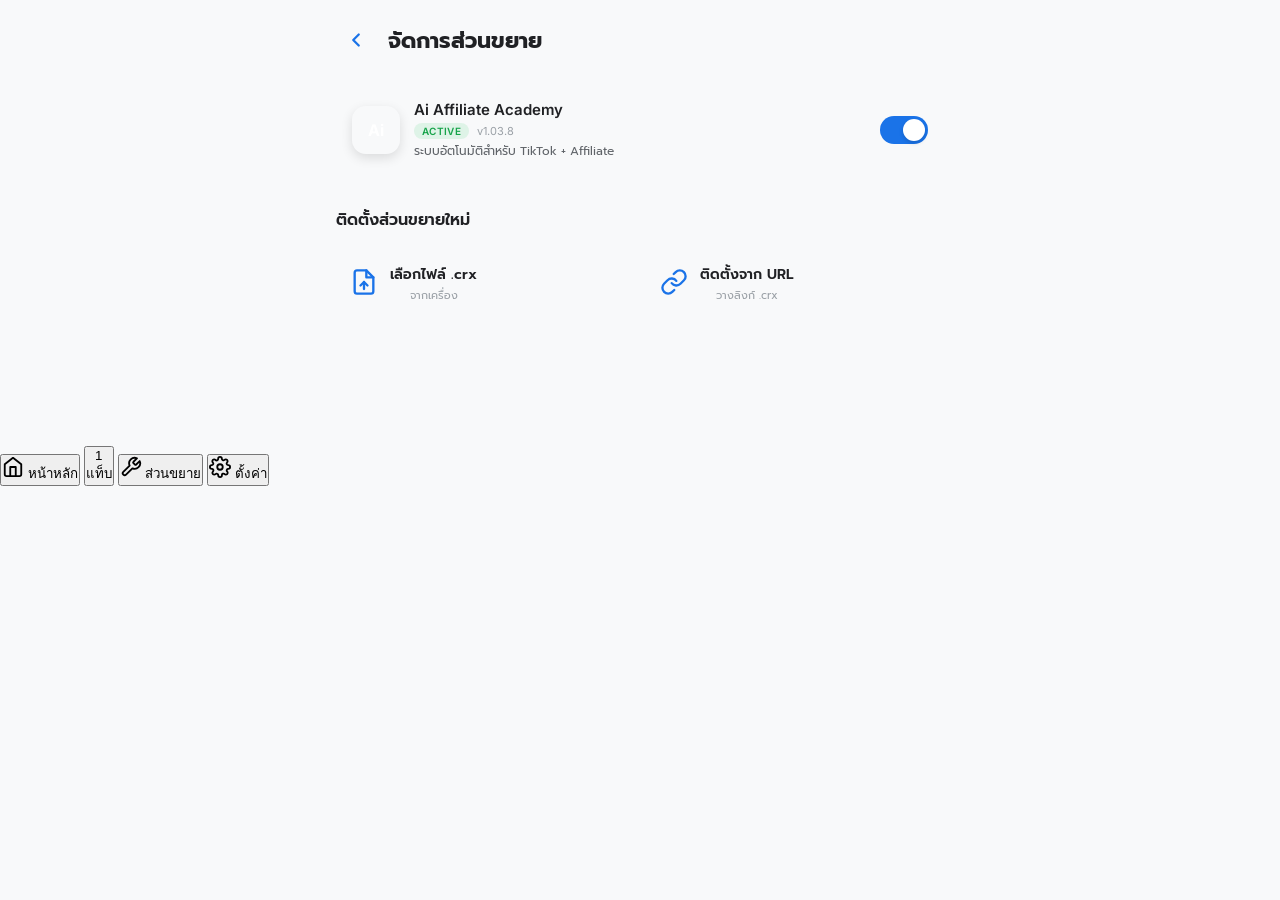
<file: custom-pages/extension-manager/extension-manager.html>
<!DOCTYPE html>
<html lang="th" data-theme="light">

<head>
    <meta charset="UTF-8">
    <meta name="viewport" content="width=device-width, initial-scale=1.0">
    <title>จัดการส่วนขยาย — AiAffiliate Browser</title>
    <link rel="preconnect" href="https://fonts.googleapis.com">
    <link rel="preconnect" href="https://fonts.gstatic.com" crossorigin>
    <link
        href="https://fonts.googleapis.com/css2?family=Inter:wght@300;400;500;600;700&family=Prompt:wght@300;400;500;600;700&display=swap"
        rel="stylesheet">
    <link rel="stylesheet" href="../new-tab/new-tab.css">
    <link rel="stylesheet" href="extension-manager.css">
</head>

<body>
    <div class="mesh-bg">
        <div class="mesh-orb mesh-orb-1"></div>
        <div class="mesh-orb mesh-orb-2"></div>
    </div>

    <div class="em-container">
        <!-- Header -->
        <header class="em-header">
            <button class="em-back-btn" id="backBtn" aria-label="กลับ">
                <svg width="22" height="22" viewBox="0 0 24 24" fill="none" stroke="currentColor" stroke-width="2.5"
                    stroke-linecap="round" stroke-linejoin="round">
                    <polyline points="15 18 9 12 15 6" />
                </svg>
            </button>
            <h1 class="em-title">จัดการส่วนขยาย</h1>
            <div class="em-header-spacer"></div>
        </header>

        <!-- Extension List -->
        <div class="em-list" id="extensionList">
            <!-- Pre-bundled extension -->
            <div class="em-card em-card-featured" data-ext-id="ai-affiliate-academy">
                <div class="em-card-icon em-icon-gradient">
                    <span>Ai</span>
                </div>
                <div class="em-card-info">
                    <div class="em-card-name">Ai Affiliate Academy</div>
                    <div class="em-card-meta">
                        <span class="em-badge em-badge-active">Active</span>
                        <span class="em-card-version">v1.03.8</span>
                    </div>
                    <div class="em-card-desc">ระบบอัตโนมัติสำหรับ TikTok + Affiliate</div>
                </div>
                <div class="em-card-actions">
                    <label class="em-toggle">
                        <input type="checkbox" checked data-ext-id="ai-affiliate-academy">
                        <span class="em-toggle-slider"></span>
                    </label>
                </div>
            </div>

            <!-- Other extensions will be added dynamically -->
        </div>

        <!-- Install section -->
        <div class="em-install-section">
            <h2 class="em-section-title">ติดตั้งส่วนขยายใหม่</h2>

            <div class="em-install-methods">
                <!-- CRX File -->
                <button class="em-install-btn" id="installCrxBtn">
                    <div class="em-install-icon">
                        <svg width="28" height="28" viewBox="0 0 24 24" fill="none" stroke="currentColor"
                            stroke-width="2" stroke-linecap="round" stroke-linejoin="round">
                            <path d="M14 2H6a2 2 0 0 0-2 2v16a2 2 0 0 0 2 2h12a2 2 0 0 0 2-2V8z" />
                            <polyline points="14 2 14 8 20 8" />
                            <line x1="12" y1="18" x2="12" y2="12" />
                            <polyline points="9 15 12 12 15 15" />
                        </svg>
                    </div>
                    <div class="em-install-text">
                        <span class="em-install-label">เลือกไฟล์ .crx</span>
                        <span class="em-install-hint">จากเครื่อง</span>
                    </div>
                </button>

                <!-- URL Install -->
                <button class="em-install-btn" id="installUrlBtn">
                    <div class="em-install-icon">
                        <svg width="28" height="28" viewBox="0 0 24 24" fill="none" stroke="currentColor"
                            stroke-width="2" stroke-linecap="round" stroke-linejoin="round">
                            <path d="M10 13a5 5 0 0 0 7.54.54l3-3a5 5 0 0 0-7.07-7.07l-1.72 1.71" />
                            <path d="M14 11a5 5 0 0 0-7.54-.54l-3 3a5 5 0 0 0 7.07 7.07l1.71-1.71" />
                        </svg>
                    </div>
                    <div class="em-install-text">
                        <span class="em-install-label">ติดตั้งจาก URL</span>
                        <span class="em-install-hint">วางลิงก์ .crx</span>
                    </div>
                </button>
            </div>

            <!-- URL Input (hidden by default) -->
            <div class="em-url-input-wrap hidden" id="urlInputWrap">
                <div class="em-url-glass">
                    <input type="url" id="urlInput" class="em-url-input" placeholder="วาง URL ของไฟล์ .crx ที่นี่...">
                    <button class="em-url-go" id="urlGoBtn">ติดตั้ง</button>
                </div>
            </div>
        </div>

        <!-- Hidden file input -->
        <input type="file" id="crxFileInput" accept=".crx,.zip" style="display:none">

        <!-- Empty state -->
        <div class="em-empty hidden" id="emptyState">
            <div class="em-empty-icon">🧩</div>
            <p class="em-empty-text">ยังไม่มีส่วนขยายเพิ่มเติม</p>
            <p class="em-empty-hint">กดปุ่มด้านบนเพื่อติดตั้ง</p>
        </div>
    </div>

    <!-- Bottom nav (same as NTP) -->
    <nav class="bottom-nav" id="bottomNav">
        <button class="nav-item" data-action="home" aria-label="หน้าหลัก">
            <svg width="22" height="22" viewBox="0 0 24 24" fill="none" stroke="currentColor" stroke-width="2"
                stroke-linecap="round" stroke-linejoin="round">
                <path d="M3 9l9-7 9 7v11a2 2 0 0 1-2 2H5a2 2 0 0 1-2-2z" />
                <polyline points="9 22 9 12 15 12 15 22" />
            </svg>
            <span>หน้าหลัก</span>
        </button>
        <button class="nav-item" data-action="tabs">
            <div class="tab-count-badge">1</div>
            <span>แท็บ</span>
        </button>
        <button class="nav-item active" data-action="extensions">
            <svg width="22" height="22" viewBox="0 0 24 24" fill="none" stroke="currentColor" stroke-width="2"
                stroke-linecap="round" stroke-linejoin="round">
                <path
                    d="M14.7 6.3a1 1 0 0 0 0 1.4l1.6 1.6a1 1 0 0 0 1.4 0l3.77-3.77a6 6 0 0 1-7.94 7.94l-6.91 6.91a2.12 2.12 0 0 1-3-3l6.91-6.91a6 6 0 0 1 7.94-7.94l-3.76 3.76z" />
            </svg>
            <span>ส่วนขยาย</span>
        </button>
        <button class="nav-item" data-action="settings">
            <svg width="22" height="22" viewBox="0 0 24 24" fill="none" stroke="currentColor" stroke-width="2"
                stroke-linecap="round" stroke-linejoin="round">
                <circle cx="12" cy="12" r="3" />
                <path
                    d="M19.4 15a1.65 1.65 0 0 0 .33 1.82l.06.06a2 2 0 0 1 0 2.83 2 2 0 0 1-2.83 0l-.06-.06a1.65 1.65 0 0 0-1.82-.33 1.65 1.65 0 0 0-1 1.51V21a2 2 0 0 1-2 2 2 2 0 0 1-2-2v-.09A1.65 1.65 0 0 0 9 19.4a1.65 1.65 0 0 0-1.82.33l-.06.06a2 2 0 0 1-2.83 0 2 2 0 0 1 0-2.83l.06-.06A1.65 1.65 0 0 0 4.68 15a1.65 1.65 0 0 0-1.51-1H3a2 2 0 0 1-2-2 2 2 0 0 1 2-2h.09A1.65 1.65 0 0 0 4.6 9a1.65 1.65 0 0 0-.33-1.82l-.06-.06a2 2 0 0 1 0-2.83 2 2 0 0 1 2.83 0l.06.06A1.65 1.65 0 0 0 9 4.68a1.65 1.65 0 0 0 1-1.51V3a2 2 0 0 1 2-2 2 2 0 0 1 2 2v.09a1.65 1.65 0 0 0 1 1.51 1.65 1.65 0 0 0 1.82-.33l.06-.06a2 2 0 0 1 2.83 0 2 2 0 0 1 0 2.83l-.06.06A1.65 1.65 0 0 0 19.4 9a1.65 1.65 0 0 0 1.51 1H21a2 2 0 0 1 2 2 2 2 0 0 1-2 2h-.09a1.65 1.65 0 0 0-1.51 1z" />
            </svg>
            <span>ตั้งค่า</span>
        </button>
    </nav>

    <script src="extension-manager.js"></script>
</body>

</html>
</file>
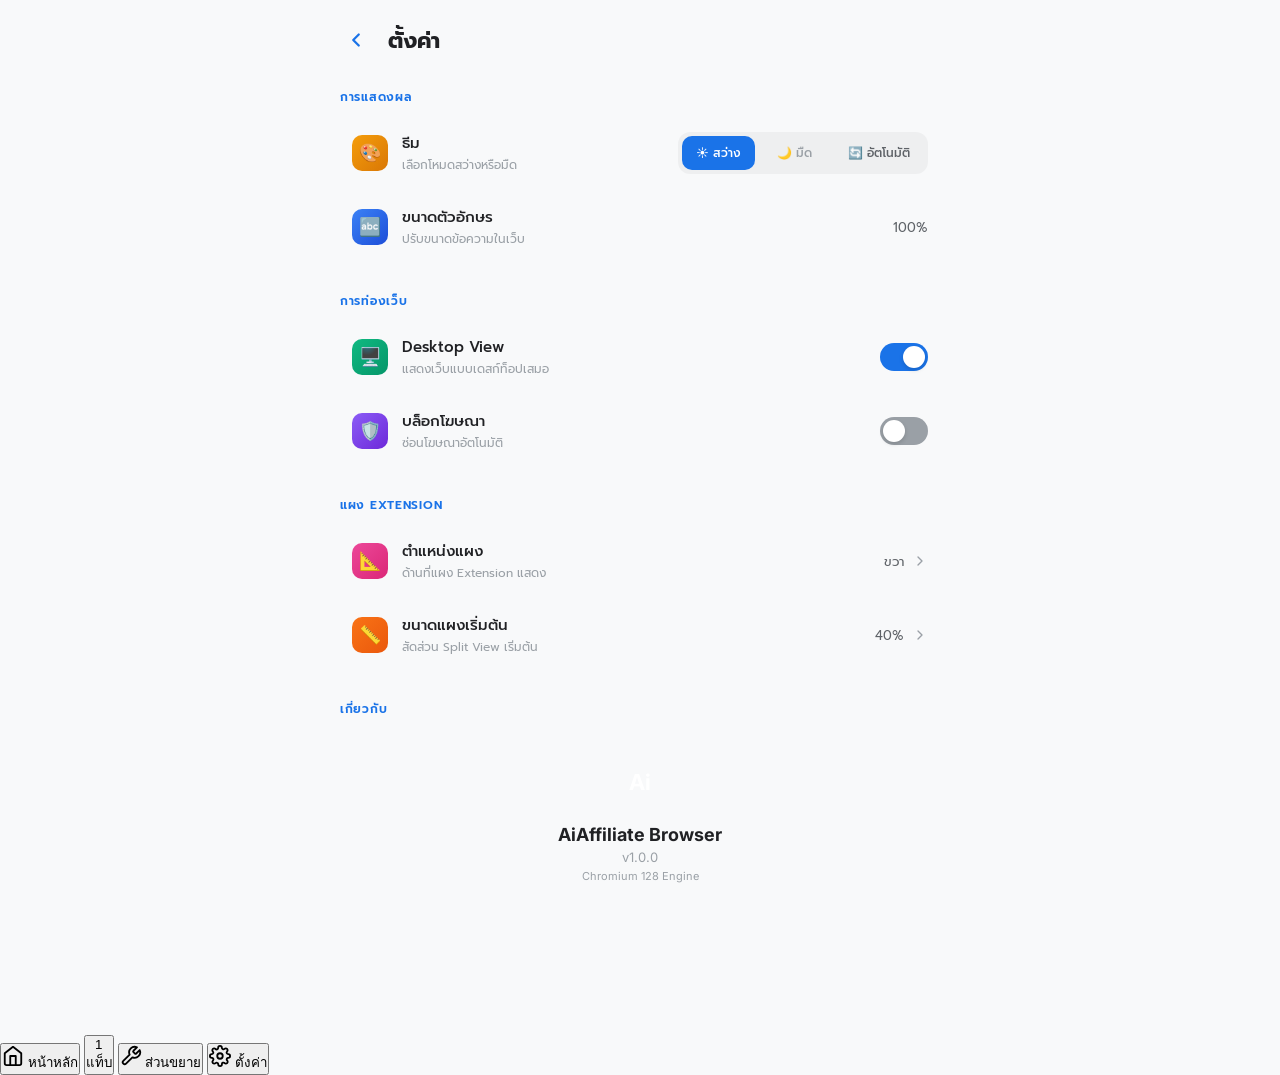
<file: custom-pages/settings/settings.html>
<!DOCTYPE html>
<html lang="th" data-theme="light">

<head>
    <meta charset="UTF-8">
    <meta name="viewport" content="width=device-width, initial-scale=1.0">
    <title>ตั้งค่า — AiAffiliate Browser</title>
    <link rel="preconnect" href="https://fonts.googleapis.com">
    <link rel="preconnect" href="https://fonts.gstatic.com" crossorigin>
    <link
        href="https://fonts.googleapis.com/css2?family=Inter:wght@300;400;500;600;700&family=Prompt:wght@300;400;500;600;700&display=swap"
        rel="stylesheet">
    <link rel="stylesheet" href="../new-tab/new-tab.css">
    <style>
        .settings-container {
            position: relative;
            z-index: 1;
            max-width: 640px;
            margin: 0 auto;
            padding: 20px 16px 100px;
        }

        .settings-header {
            display: flex;
            align-items: center;
            gap: 12px;
            margin-bottom: 28px;
        }

        .settings-back-btn {
            background: var(--bg-glass);
            backdrop-filter: var(--glass-blur);
            -webkit-backdrop-filter: var(--glass-blur);
            border: 1px solid var(--glass-border);
            border-radius: 12px;
            width: 40px;
            height: 40px;
            display: flex;
            align-items: center;
            justify-content: center;
            color: var(--accent);
            cursor: pointer;
            transition: all 0.2s ease;
        }

        .settings-back-btn:hover {
            transform: scale(1.05);
        }

        .settings-title {
            font-family: var(--font-thai);
            font-size: 22px;
            font-weight: 700;
            color: var(--text-primary);
        }

        /* Section */
        .settings-section {
            margin-bottom: 28px;
        }

        .section-label {
            font-family: var(--font-thai);
            font-size: 12px;
            font-weight: 600;
            text-transform: uppercase;
            color: var(--accent);
            letter-spacing: 0.06em;
            margin-bottom: 10px;
            padding-left: 4px;
        }

        .settings-group {
            background: var(--bg-glass);
            backdrop-filter: var(--glass-blur);
            -webkit-backdrop-filter: var(--glass-blur);
            border: 1px solid var(--glass-border);
            border-radius: var(--radius-md);
            box-shadow: var(--glass-shadow);
            overflow: hidden;
        }

        .settings-row {
            display: flex;
            align-items: center;
            justify-content: space-between;
            padding: 16px;
            border-bottom: 1px solid var(--glass-border);
            transition: background 0.2s ease;
            cursor: pointer;
        }

        .settings-row:last-child {
            border-bottom: none;
        }

        .settings-row:hover {
            background: var(--bg-glass-hover);
        }

        .row-left {
            display: flex;
            align-items: center;
            gap: 14px;
        }

        .row-icon {
            width: 36px;
            height: 36px;
            border-radius: 10px;
            display: flex;
            align-items: center;
            justify-content: center;
            font-size: 18px;
            flex-shrink: 0;
        }

        .row-text {
            display: flex;
            flex-direction: column;
        }

        .row-title {
            font-family: var(--font-thai);
            font-size: 15px;
            font-weight: 500;
            color: var(--text-primary);
        }

        .row-desc {
            font-family: var(--font-thai);
            font-size: 12px;
            color: var(--text-tertiary);
            margin-top: 2px;
        }

        .row-right {
            display: flex;
            align-items: center;
            gap: 8px;
            color: var(--text-tertiary);
        }

        .row-value {
            font-family: var(--font-thai);
            font-size: 13px;
            color: var(--text-secondary);
        }

        /* Toggle */
        .toggle-wrap {
            position: relative;
            width: 48px;
            height: 28px;
        }

        .toggle-wrap input {
            opacity: 0;
            width: 0;
            height: 0;
        }

        .toggle-slider {
            position: absolute;
            cursor: pointer;
            top: 0;
            left: 0;
            right: 0;
            bottom: 0;
            background: var(--text-tertiary);
            border-radius: 28px;
            transition: all 0.3s cubic-bezier(0.4, 0, 0.2, 1);
        }

        .toggle-slider::before {
            content: '';
            position: absolute;
            height: 22px;
            width: 22px;
            left: 3px;
            bottom: 3px;
            background: white;
            border-radius: 50%;
            transition: all 0.3s cubic-bezier(0.4, 0, 0.2, 1);
            box-shadow: 0 2px 4px rgba(0, 0, 0, 0.15);
        }

        .toggle-wrap input:checked+.toggle-slider {
            background: var(--accent);
        }

        .toggle-wrap input:checked+.toggle-slider::before {
            transform: translateX(20px);
        }

        /* Theme selector */
        .theme-selector {
            display: flex;
            gap: 8px;
            padding: 4px;
            background: rgba(0, 0, 0, 0.04);
            border-radius: 12px;
        }

        [data-theme="dark"] .theme-selector {
            background: rgba(255, 255, 255, 0.06);
        }

        .theme-option {
            padding: 8px 14px;
            border: none;
            border-radius: 10px;
            background: transparent;
            font-family: var(--font-thai);
            font-size: 12px;
            font-weight: 500;
            color: var(--text-secondary);
            cursor: pointer;
            transition: all 0.2s ease;
        }

        .theme-option.active {
            background: var(--accent);
            color: white;
            box-shadow: 0 2px 8px var(--accent-glow);
        }

        /* About section */
        .about-card {
            text-align: center;
            padding: 24px;
        }

        .about-logo {
            width: 60px;
            height: 60px;
            border-radius: 16px;
            background: var(--accent-gradient);
            color: white;
            font-family: var(--font-sans);
            font-size: 22px;
            font-weight: 700;
            display: flex;
            align-items: center;
            justify-content: center;
            margin: 0 auto 12px;
            box-shadow: 0 4px 16px var(--accent-glow);
        }

        .about-name {
            font-family: var(--font-sans);
            font-size: 18px;
            font-weight: 700;
            color: var(--text-primary);
            margin-bottom: 4px;
        }

        .about-version {
            font-size: 13px;
            color: var(--text-tertiary);
            margin-bottom: 4px;
        }

        .about-engine {
            font-size: 11px;
            color: var(--text-tertiary);
        }
    </style>
</head>

<body>
    <div class="mesh-bg">
        <div class="mesh-orb mesh-orb-1"></div>
        <div class="mesh-orb mesh-orb-2"></div>
    </div>

    <div class="settings-container">
        <!-- Header -->
        <header class="settings-header">
            <button class="settings-back-btn" onclick="history.back()" aria-label="กลับ">
                <svg width="22" height="22" viewBox="0 0 24 24" fill="none" stroke="currentColor" stroke-width="2.5"
                    stroke-linecap="round" stroke-linejoin="round">
                    <polyline points="15 18 9 12 15 6" />
                </svg>
            </button>
            <h1 class="settings-title">ตั้งค่า</h1>
        </header>

        <!-- Appearance -->
        <div class="settings-section">
            <div class="section-label">การแสดงผล</div>
            <div class="settings-group">
                <div class="settings-row">
                    <div class="row-left">
                        <div class="row-icon" style="background: linear-gradient(135deg, #F59E0B, #D97706);">🎨</div>
                        <div class="row-text">
                            <span class="row-title">ธีม</span>
                            <span class="row-desc">เลือกโหมดสว่างหรือมืด</span>
                        </div>
                    </div>
                    <div class="row-right">
                        <div class="theme-selector" id="themeSelector">
                            <button class="theme-option active" data-theme="light">☀️ สว่าง</button>
                            <button class="theme-option" data-theme="dark">🌙 มืด</button>
                            <button class="theme-option" data-theme="auto">🔄 อัตโนมัติ</button>
                        </div>
                    </div>
                </div>

                <div class="settings-row">
                    <div class="row-left">
                        <div class="row-icon" style="background: linear-gradient(135deg, #3B82F6, #1D4ED8);">🔤</div>
                        <div class="row-text">
                            <span class="row-title">ขนาดตัวอักษร</span>
                            <span class="row-desc">ปรับขนาดข้อความในเว็บ</span>
                        </div>
                    </div>
                    <div class="row-right">
                        <span class="row-value" id="fontSizeValue">100%</span>
                    </div>
                </div>
            </div>
        </div>

        <!-- Browsing -->
        <div class="settings-section">
            <div class="section-label">การท่องเว็บ</div>
            <div class="settings-group">
                <div class="settings-row">
                    <div class="row-left">
                        <div class="row-icon" style="background: linear-gradient(135deg, #10B981, #059669);">🖥️</div>
                        <div class="row-text">
                            <span class="row-title">Desktop View</span>
                            <span class="row-desc">แสดงเว็บแบบเดสก์ท็อปเสมอ</span>
                        </div>
                    </div>
                    <div class="row-right">
                        <label class="toggle-wrap">
                            <input type="checkbox" id="desktopViewToggle" checked>
                            <span class="toggle-slider"></span>
                        </label>
                    </div>
                </div>

                <div class="settings-row">
                    <div class="row-left">
                        <div class="row-icon" style="background: linear-gradient(135deg, #8B5CF6, #6D28D9);">🛡️</div>
                        <div class="row-text">
                            <span class="row-title">บล็อกโฆษณา</span>
                            <span class="row-desc">ซ่อนโฆษณาอัตโนมัติ</span>
                        </div>
                    </div>
                    <div class="row-right">
                        <label class="toggle-wrap">
                            <input type="checkbox" id="adBlockToggle">
                            <span class="toggle-slider"></span>
                        </label>
                    </div>
                </div>
            </div>
        </div>

        <!-- Side Panel -->
        <div class="settings-section">
            <div class="section-label">แผง Extension</div>
            <div class="settings-group">
                <div class="settings-row">
                    <div class="row-left">
                        <div class="row-icon" style="background: linear-gradient(135deg, #EC4899, #DB2777);">📐</div>
                        <div class="row-text">
                            <span class="row-title">ตำแหน่งแผง</span>
                            <span class="row-desc">ด้านที่แผง Extension แสดง</span>
                        </div>
                    </div>
                    <div class="row-right">
                        <span class="row-value">ขวา</span>
                        <svg width="16" height="16" viewBox="0 0 24 24" fill="none" stroke="currentColor"
                            stroke-width="2" stroke-linecap="round" stroke-linejoin="round">
                            <polyline points="9 18 15 12 9 6" />
                        </svg>
                    </div>
                </div>

                <div class="settings-row">
                    <div class="row-left">
                        <div class="row-icon" style="background: linear-gradient(135deg, #F97316, #EA580C);">📏</div>
                        <div class="row-text">
                            <span class="row-title">ขนาดแผงเริ่มต้น</span>
                            <span class="row-desc">สัดส่วน Split View เริ่มต้น</span>
                        </div>
                    </div>
                    <div class="row-right">
                        <span class="row-value">40%</span>
                        <svg width="16" height="16" viewBox="0 0 24 24" fill="none" stroke="currentColor"
                            stroke-width="2" stroke-linecap="round" stroke-linejoin="round">
                            <polyline points="9 18 15 12 9 6" />
                        </svg>
                    </div>
                </div>
            </div>
        </div>

        <!-- About -->
        <div class="settings-section">
            <div class="section-label">เกี่ยวกับ</div>
            <div class="settings-group">
                <div class="about-card">
                    <div class="about-logo">Ai</div>
                    <div class="about-name">AiAffiliate Browser</div>
                    <div class="about-version">v1.0.0</div>
                    <div class="about-engine">Chromium 119 Engine</div>
                </div>
            </div>
        </div>
    </div>

    <!-- Bottom nav -->
    <nav class="bottom-nav">
        <button class="nav-item" data-action="home" onclick="history.back()">
            <svg width="22" height="22" viewBox="0 0 24 24" fill="none" stroke="currentColor" stroke-width="2"
                stroke-linecap="round" stroke-linejoin="round">
                <path d="M3 9l9-7 9 7v11a2 2 0 0 1-2 2H5a2 2 0 0 1-2-2z" />
                <polyline points="9 22 9 12 15 12 15 22" />
            </svg>
            <span>หน้าหลัก</span>
        </button>
        <button class="nav-item" data-action="tabs">
            <div class="tab-count-badge">1</div>
            <span>แท็บ</span>
        </button>
        <button class="nav-item" data-action="extensions">
            <svg width="22" height="22" viewBox="0 0 24 24" fill="none" stroke="currentColor" stroke-width="2"
                stroke-linecap="round" stroke-linejoin="round">
                <path
                    d="M14.7 6.3a1 1 0 0 0 0 1.4l1.6 1.6a1 1 0 0 0 1.4 0l3.77-3.77a6 6 0 0 1-7.94 7.94l-6.91 6.91a2.12 2.12 0 0 1-3-3l6.91-6.91a6 6 0 0 1 7.94-7.94l-3.76 3.76z" />
            </svg>
            <span>ส่วนขยาย</span>
        </button>
        <button class="nav-item active" data-action="settings">
            <svg width="22" height="22" viewBox="0 0 24 24" fill="none" stroke="currentColor" stroke-width="2"
                stroke-linecap="round" stroke-linejoin="round">
                <circle cx="12" cy="12" r="3" />
                <path
                    d="M19.4 15a1.65 1.65 0 0 0 .33 1.82l.06.06a2 2 0 0 1 0 2.83 2 2 0 0 1-2.83 0l-.06-.06a1.65 1.65 0 0 0-1.82-.33 1.65 1.65 0 0 0-1 1.51V21a2 2 0 0 1-2 2 2 2 0 0 1-2-2v-.09A1.65 1.65 0 0 0 9 19.4a1.65 1.65 0 0 0-1.82.33l-.06.06a2 2 0 0 1-2.83 0 2 2 0 0 1 0-2.83l.06-.06A1.65 1.65 0 0 0 4.68 15a1.65 1.65 0 0 0-1.51-1H3a2 2 0 0 1-2-2 2 2 0 0 1 2-2h.09A1.65 1.65 0 0 0 4.6 9a1.65 1.65 0 0 0-.33-1.82l-.06-.06a2 2 0 0 1 0-2.83 2 2 0 0 1 2.83 0l.06.06A1.65 1.65 0 0 0 9 4.68a1.65 1.65 0 0 0 1-1.51V3a2 2 0 0 1 2-2 2 2 0 0 1 2 2v.09a1.65 1.65 0 0 0 1 1.51 1.65 1.65 0 0 0 1.82-.33l.06-.06a2 2 0 0 1 2.83 0 2 2 0 0 1 0 2.83l-.06.06A1.65 1.65 0 0 0 19.4 9a1.65 1.65 0 0 0 1.51 1H21a2 2 0 0 1 2 2 2 2 0 0 1-2 2h-.09a1.65 1.65 0 0 0-1.51 1z" />
            </svg>
            <span>ตั้งค่า</span>
        </button>
    </nav>

    <script>
        /**
         * ═══════════════════════════════════════════════
         * AiAffiliate Browser — Settings Controller
         * PRODUCTION: Real chrome.storage + Native Bridge
         * ═══════════════════════════════════════════════
         */
        (function () {
            'use strict';

            /* ── Chrome API Detection ── */
            var HAS_CHROME = typeof chrome !== 'undefined';
            var HAS_STORAGE = HAS_CHROME && chrome.storage && chrome.storage.sync;
            var HAS_BROWSING_DATA = HAS_CHROME && chrome.browsingData;
            var HAS_RUNTIME = HAS_CHROME && chrome.runtime;

            console.log('[Settings] APIs: storage=' + !!HAS_STORAGE + ', browsingData=' + !!HAS_BROWSING_DATA);

            /* ── Storage Abstraction ── */
            function saveSetting(key, value, callback) {
                if (HAS_STORAGE) {
                    var obj = {};
                    obj['aab_' + key] = value;
                    chrome.storage.sync.set(obj, callback || function () { });
                } else {
                    try { localStorage.setItem('aab_' + key, JSON.stringify(value)); } catch (e) { }
                    if (callback) callback();
                }
            }

            function loadSetting(key, fallback, callback) {
                if (HAS_STORAGE) {
                    chrome.storage.sync.get('aab_' + key, function (result) {
                        var val = result['aab_' + key];
                        callback(val !== undefined ? val : fallback);
                    });
                } else {
                    try {
                        var raw = localStorage.getItem('aab_' + key);
                        callback(raw !== null ? JSON.parse(raw) : fallback);
                    } catch (e) {
                        callback(fallback);
                    }
                }
            }

            /* ── Toast ── */
            function showToast(msg) {
                var existing = document.querySelector('.settings-toast');
                if (existing) existing.remove();
                var toast = document.createElement('div');
                toast.className = 'settings-toast';
                toast.textContent = msg;
                toast.style.cssText = 'position:fixed;bottom:80px;left:50%;transform:translateX(-50%);background:rgba(0,0,0,0.85);color:#fff;padding:10px 20px;border-radius:12px;font-size:13px;z-index:9999;animation:fadeIn 0.3s ease;font-family:var(--font-thai)';
                document.body.appendChild(toast);
                setTimeout(function () { if (toast.parentNode) toast.remove(); }, 2500);
            }

            /* ═══════════════════════════════════════
               THEME SYSTEM
               ═══════════════════════════════════════ */
            function applyTheme(theme) {
                var effectiveTheme = theme;
                if (theme === 'auto') {
                    effectiveTheme = window.matchMedia('(prefers-color-scheme: dark)').matches ? 'dark' : 'light';
                }
                document.documentElement.setAttribute('data-theme', effectiveTheme);
                saveSetting('theme', theme);
            }

            // Load & apply saved theme
            loadSetting('theme', 'light', function (saved) {
                applyTheme(saved);

                // Update active button
                document.querySelectorAll('.theme-option').forEach(function (btn) {
                    btn.classList.toggle('active', btn.dataset.theme === saved);
                });
            });

            // Theme selector clicks
            var themeSelector = document.getElementById('themeSelector');
            if (themeSelector) {
                themeSelector.addEventListener('click', function (e) {
                    var btn = e.target.closest('.theme-option');
                    if (!btn) return;
                    document.querySelectorAll('.theme-option').forEach(function (b) { b.classList.remove('active'); });
                    btn.classList.add('active');
                    applyTheme(btn.dataset.theme);
                    showToast('🎨 ธีม: ' + btn.textContent.trim());
                });
            }

            // Auto-theme: listen for system changes
            window.matchMedia('(prefers-color-scheme: dark)').addEventListener('change', function () {
                loadSetting('theme', 'light', function (saved) {
                    if (saved === 'auto') applyTheme('auto');
                });
            });

            /* ═══════════════════════════════════════
               DESKTOP VIEW TOGGLE — Native Bridge
               ═══════════════════════════════════════ */
            var desktopToggle = document.getElementById('desktopViewToggle');
            if (desktopToggle) {
                loadSetting('desktopView', true, function (saved) {
                    desktopToggle.checked = saved;
                });

                desktopToggle.addEventListener('change', function () {
                    var enabled = desktopToggle.checked;
                    saveSetting('desktopView', enabled);

                    // Communicate with native Android layer
                    if (typeof window.aabNative !== 'undefined' && window.aabNative.setDesktopMode) {
                        window.aabNative.setDesktopMode(enabled);
                    }

                    showToast(enabled ? '🖥️ Desktop Mode เปิด' : '📱 Mobile Mode');
                    console.log('[Settings] Desktop mode: ' + (enabled ? 'ON' : 'OFF'));
                });
            }

            /* ═══════════════════════════════════════
               AD BLOCK TOGGLE
               ═══════════════════════════════════════ */
            var adBlockToggle = document.getElementById('adBlockToggle');
            if (adBlockToggle) {
                loadSetting('adblock', false, function (saved) {
                    adBlockToggle.checked = saved;
                });

                adBlockToggle.addEventListener('change', function () {
                    var enabled = adBlockToggle.checked;
                    saveSetting('adblock', enabled);

                    // Notify content scripts via chrome.runtime
                    if (HAS_RUNTIME) {
                        chrome.runtime.sendMessage({ type: 'aab_adblock_toggle', enabled: enabled });
                    }

                    showToast(enabled ? '🛡️ บล็อกโฆษณา เปิด' : '📢 บล็อกโฆษณา ปิด');
                    console.log('[Settings] Ad block: ' + (enabled ? 'ON' : 'OFF'));
                });
            }

            /* ═══════════════════════════════════════
               VERSION & ENGINE INFO — Auto-detect
               ═══════════════════════════════════════ */
            var versionEl = document.querySelector('.about-version');
            var engineEl = document.querySelector('.about-engine');

            if (versionEl && HAS_RUNTIME && chrome.runtime.getManifest) {
                try {
                    var manifest = chrome.runtime.getManifest();
                    versionEl.textContent = 'v' + (manifest.version || '1.5.0');
                } catch (e) {
                    versionEl.textContent = 'v1.5.0';
                }
            }

            if (engineEl) {
                var ua = navigator.userAgent;
                var chromeMatch = ua.match(/Chrome\/(\d+)/);
                if (chromeMatch) {
                    engineEl.textContent = 'Chromium ' + chromeMatch[1] + ' Engine';
                }
            }

            /* ═══════════════════════════════════════
               BOTTOM NAV — Real Actions
               ═══════════════════════════════════════ */
            var navItems = document.querySelectorAll('.nav-item[data-action]');
            navItems.forEach(function (item) {
                item.addEventListener('click', function (e) {
                    var action = this.dataset.action;

                    switch (action) {
                        case 'home':
                            if (HAS_CHROME && chrome.tabs) {
                                chrome.tabs.update({ url: 'chrome://newtab' });
                            } else {
                                window.location.href = '../new-tab/new-tab.html';
                            }
                            break;
                        case 'tabs':
                            // On Kiwi, open tab switcher
                            if (HAS_CHROME && chrome.tabs) {
                                chrome.tabs.query({}, function (tabs) {
                                    showToast('📋 ' + tabs.length + ' แท็บเปิดอยู่');
                                });
                            }
                            break;
                        case 'extensions':
                            if (HAS_CHROME && chrome.tabs) {
                                chrome.tabs.create({ url: '../extension-manager/extension-manager.html' });
                            } else {
                                window.location.href = '../extension-manager/extension-manager.html';
                            }
                            break;
                        // 'settings' is current page, no action needed
                    }
                });
            });

            console.log('[AiAffiliate Browser] Settings loaded — Production mode');
        })();
    </script>
</body>

</html>
</file>
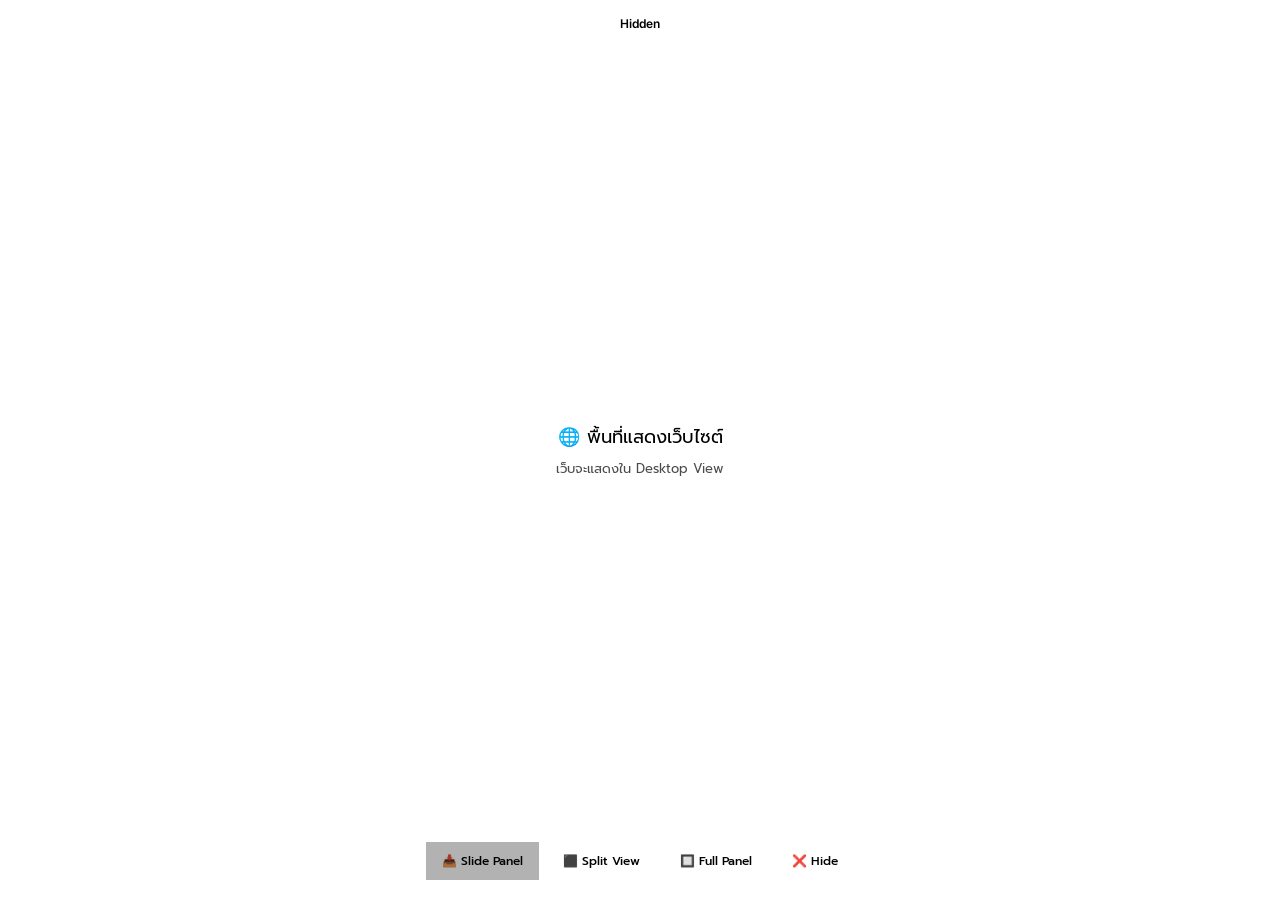
<file: custom-pages/side-panel/side-panel.html>
<!DOCTYPE html>
<html lang="th" data-theme="light">

<head>
    <meta charset="UTF-8">
    <meta name="viewport" content="width=device-width, initial-scale=1.0">
    <title>Side Panel — AiAffiliate Browser</title>
    <link rel="preconnect" href="https://fonts.googleapis.com">
    <link rel="preconnect" href="https://fonts.gstatic.com" crossorigin>
    <link
        href="https://fonts.googleapis.com/css2?family=Inter:wght@300;400;500;600;700&family=Prompt:wght@300;400;500;600;700&display=swap"
        rel="stylesheet">
    <link rel="stylesheet" href="../new-tab/new-tab.css">
    <link rel="stylesheet" href="side-panel.css">
</head>

<body>
    <!-- 
    Side Panel System for AiAffiliate Browser
    ============================================
    This layout manages the dual-pane viewing:
    - Left: Main webpage (WebView)
    - Right: Extension panel (WebView)
    
    3 Modes:
    1. SLIDE  - Panel slides in from right, overlays content
    2. SPLIT  - Side-by-side, resizable divider
    3. FULL   - Extension takes full screen
  -->

    <div class="sp-layout" id="spLayout" data-mode="hidden">
        <!-- Main Web Content Area -->
        <div class="sp-main" id="spMain">
            <div class="sp-main-placeholder">
                <p>🌐 พื้นที่แสดงเว็บไซต์</p>
                <p class="sp-hint">เว็บจะแสดงใน Desktop View</p>
            </div>
            <!-- In production, this will be replaced by the actual WebView -->
        </div>

        <!-- Resizable Divider -->
        <div class="sp-divider" id="spDivider" role="separator" aria-orientation="vertical">
            <div class="sp-divider-handle">
                <div class="sp-divider-dots">
                    <span></span><span></span><span></span>
                </div>
            </div>
        </div>

        <!-- Extension Panel -->
        <div class="sp-panel" id="spPanel">
            <!-- Panel Header -->
            <div class="sp-panel-header">
                <div class="sp-panel-brand">
                    <div class="sp-panel-icon">Ai</div>
                    <div class="sp-panel-title-group">
                        <span class="sp-panel-name">Ai Affiliate Academy</span>
                        <span class="sp-panel-version">v1.03.8</span>
                    </div>
                </div>
                <div class="sp-panel-controls">
                    <!-- Pin/Unpin (toggle between slide ↔ split) -->
                    <button class="sp-ctrl-btn" id="pinBtn" data-tooltip="ตรึงข้างจอ" aria-label="ตรึง">
                        <svg width="16" height="16" viewBox="0 0 24 24" fill="none" stroke="currentColor"
                            stroke-width="2" stroke-linecap="round" stroke-linejoin="round">
                            <line x1="12" y1="17" x2="12" y2="22" />
                            <path
                                d="M5 17h14v-1.76a2 2 0 0 0-1.11-1.79l-1.78-.9A2 2 0 0 1 15 10.76V6h1a2 2 0 0 0 0-4H8a2 2 0 0 0 0 4h1v4.76a2 2 0 0 1-1.11 1.79l-1.78.9A2 2 0 0 0 5 15.24z" />
                        </svg>
                    </button>
                    <!-- Fullscreen -->
                    <button class="sp-ctrl-btn" id="fullscreenBtn" data-tooltip="เต็มจอ" aria-label="เต็มจอ">
                        <svg width="16" height="16" viewBox="0 0 24 24" fill="none" stroke="currentColor"
                            stroke-width="2" stroke-linecap="round" stroke-linejoin="round">
                            <polyline points="15 3 21 3 21 9" />
                            <polyline points="9 21 3 21 3 15" />
                            <line x1="21" y1="3" x2="14" y2="10" />
                            <line x1="3" y1="21" x2="10" y2="14" />
                        </svg>
                    </button>
                    <!-- Close -->
                    <button class="sp-ctrl-btn sp-ctrl-close" id="closeBtn" data-tooltip="ปิด" aria-label="ปิด">
                        <svg width="16" height="16" viewBox="0 0 24 24" fill="none" stroke="currentColor"
                            stroke-width="2.5" stroke-linecap="round" stroke-linejoin="round">
                            <line x1="18" y1="6" x2="6" y2="18" />
                            <line x1="6" y1="6" x2="18" y2="18" />
                        </svg>
                    </button>
                </div>
            </div>

            <!-- Extension Content (WebView in production) -->
            <div class="sp-panel-content" id="spPanelContent">
                <!-- Extension tabs (mirrors desktop tab bar) -->
                <div class="sp-ext-tabs" id="extTabs">
                    <button class="sp-ext-tab active" data-tab="auto-ultra">Auto Ultra</button>
                    <button class="sp-ext-tab" data-tab="fashion">Fashion</button>
                    <button class="sp-ext-tab" data-tab="storyboard">Storyboard</button>
                    <button class="sp-ext-tab" data-tab="comment">Comment Bot</button>
                    <button class="sp-ext-tab" data-tab="scraper">Scraper</button>
                </div>

                <!-- Extension body placeholder -->
                <div class="sp-ext-body" id="extBody">
                    <div class="sp-ext-placeholder">
                        <div class="sp-ext-placeholder-icon">🚀</div>
                        <h3>Auto Ultra Mode</h3>
                        <p>Extension UI จะแสดงที่นี่</p>
                        <p class="sp-hint">ทำงานได้เหมือนบน PC ทุกประการ</p>
                    </div>
                </div>
            </div>
        </div>
    </div>

    <!-- Mode indicator (dev) -->
    <div class="sp-mode-indicator" id="modeIndicator">
        <span id="modeLabel">Hidden</span>
    </div>

    <!-- Demo controls (will be integrated into bottom nav in production) -->
    <div class="sp-demo-controls">
        <button class="sp-demo-btn" data-mode="slide">📥 Slide Panel</button>
        <button class="sp-demo-btn" data-mode="split">⬛ Split View</button>
        <button class="sp-demo-btn" data-mode="full">🔲 Full Panel</button>
        <button class="sp-demo-btn" data-mode="hidden">❌ Hide</button>
    </div>

    <script src="side-panel.js"></script>
</body>

</html>
</file>
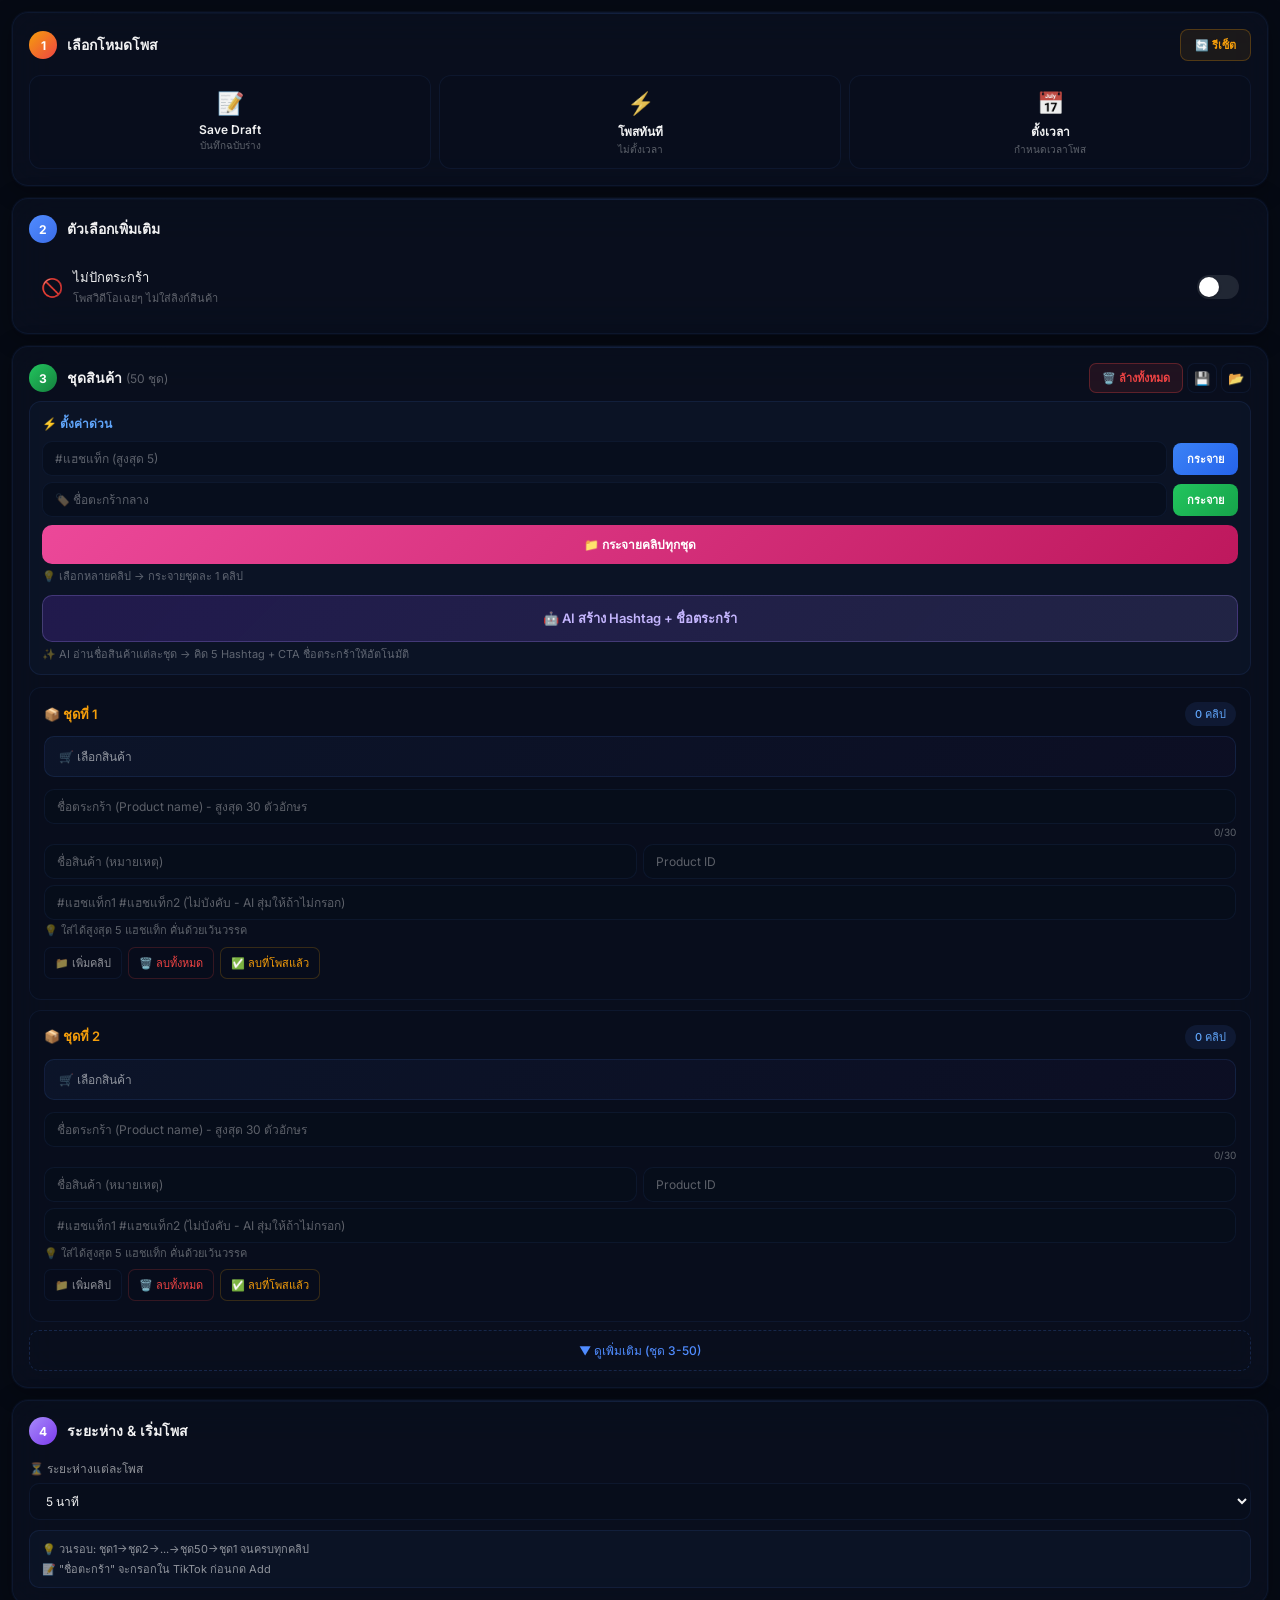
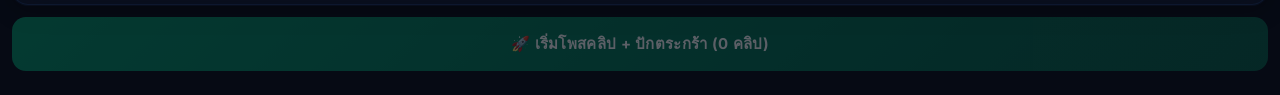
<file: app/src/main/assets/extension/auto-post.html>
<!-- © 2026 YumYum Thailand Co., Ltd. PROTECTED. Do NOT reverse engineer. -->
<!DOCTYPE html>
<html lang="th">
<head>
    <meta charset="UTF-8">
    <meta name="viewport" content="width=device-width, initial-scale=1.0">
    <title>โพสต์คลิป — YUMYUM</title>
    <link rel="preconnect" href="https://fonts.googleapis.com">
    <link rel="preconnect" href="https://fonts.gstatic.com" crossorigin>
    <link href="https://fonts.googleapis.com/css2?family=Inter:wght@400;500;600;700&display=swap" rel="stylesheet">
    <link rel="stylesheet" href="auto-post.css">
</head>
<body>

    
    <div class="yum-card">
        <div class="yum-card-glow"></div>
        <div class="yum-step-row">
            <span class="yum-badge">1</span>
            <h3>เลือกโหมดโพส</h3>
            <button id="apResetAllBtn" class="yum-btn-reset" title="รีเซ็ตทั้งหมด">🔄 รีเซ็ต</button>
        </div>
        <div class="yum-mode-grid">
            <label class="yum-mode-card" data-mode="draft">
                <input type="radio" name="postMode" id="apSaveDraft" value="draft">
                <div class="yum-mode-icon">📝</div>
                <div class="yum-mode-label">Save Draft</div>
                <div class="yum-mode-desc">บันทึกฉบับร่าง</div>
            </label>
            <label class="yum-mode-card" data-mode="now">
                <input type="radio" name="postMode" id="apPostNow" value="now">
                <div class="yum-mode-icon">⚡</div>
                <div class="yum-mode-label">โพสทันที</div>
                <div class="yum-mode-desc">ไม่ตั้งเวลา</div>
            </label>
            <label class="yum-mode-card" data-mode="schedule">
                <input type="radio" name="postMode" id="apSchedule" value="schedule">
                <div class="yum-mode-icon">📅</div>
                <div class="yum-mode-label">ตั้งเวลา</div>
                <div class="yum-mode-desc">กำหนดเวลาโพส</div>
            </label>
        </div>

        
        <div class="yum-schedule-panel hidden" id="apSchedulePanel">
            <div class="yum-divider"></div>
            <div class="yum-field">
                <label>📆 วันที่โพส</label>
                <div class="yum-inline">
                    <input type="date" id="apScheduleDate" class="yum-input" style="flex:1;">
                    <button type="button" id="apDateToday" class="yum-chip yum-chip-blue">วันนี้</button>
                    <button type="button" id="apDateTomorrow" class="yum-chip yum-chip-purple">พรุ่งนี้</button>
                </div>
            </div>
            <div class="yum-inline" style="gap:12px;">
                <div class="yum-field" style="flex:1;">
                    <label>🕐 เวลาเริ่ม</label>
                    <div class="yum-inline" style="gap:4px;">
                        <select id="apScheduleHour" class="yum-select">
                            <option value="00">00</option><option value="01">01</option><option value="02">02</option>
                            <option value="03">03</option><option value="04">04</option><option value="05">05</option>
                            <option value="06">06</option><option value="07">07</option><option value="08">08</option>
                            <option value="09" selected>09</option><option value="10">10</option><option value="11">11</option>
                            <option value="12">12</option><option value="13">13</option><option value="14">14</option>
                            <option value="15">15</option><option value="16">16</option><option value="17">17</option>
                            <option value="18">18</option><option value="19">19</option><option value="20">20</option>
                            <option value="21">21</option><option value="22">22</option><option value="23">23</option>
                        </select>
                        <span class="yum-sep">:</span>
                        <select id="apScheduleMinute" class="yum-select">
                            <option value="00" selected>00</option><option value="05">05</option>
                            <option value="10">10</option><option value="15">15</option>
                            <option value="20">20</option><option value="25">25</option>
                            <option value="30">30</option><option value="35">35</option>
                            <option value="40">40</option><option value="45">45</option>
                            <option value="50">50</option><option value="55">55</option>
                        </select>
                    </div>
                </div>
                <div class="yum-field" style="flex:1;">
                    <label>⏱️ ห่างกัน</label>
                    <select id="apScheduleInterval" class="yum-select">
                        <option value="5">5 นาที</option><option value="10">10 นาที</option>
                        <option value="15">15 นาที</option><option value="20">20 นาที</option>
                        <option value="30" selected>30 นาที</option><option value="60">1 ชม.</option>
                        <option value="120">2 ชม.</option><option value="180">3 ชม.</option>
                        <option value="240">4 ชม.</option><option value="360">6 ชม.</option>
                    </select>
                </div>
            </div>
            <p class="yum-note">💡 เช่น 09:00 ห่าง 1 ชม. → คลิป1 09:00, คลิป2 10:00</p>
            <p class="yum-warn">⚠️ TikTok ต้องตั้งล่วงหน้าอย่างน้อย 15 นาที</p>
        </div>
    </div>

    
    <div class="yum-card">
        <div class="yum-card-glow"></div>
        <div class="yum-step-row">
            <span class="yum-badge yum-badge-blue">2</span>
            <h3>ตัวเลือกเพิ่มเติม</h3>
        </div>
        <div class="yum-toggle-list">
            <label class="yum-toggle-item">
                <div class="yum-toggle-info">
                    <span class="yum-toggle-emoji">🚫</span>
                    <div>
                        <div class="yum-toggle-title">ไม่ปักตระกร้า</div>
                        <div class="yum-toggle-desc">โพสวิดีโอเฉยๆ ไม่ใส่ลิงก์สินค้า</div>
                    </div>
                </div>
                <input type="checkbox" id="apNoBasket" class="yum-switch">
            </label>
        </div>
    </div>

    
    <div class="yum-card">
        <div class="yum-card-glow"></div>
        <div class="yum-step-row" style="margin-bottom:8px;">
            <span class="yum-badge yum-badge-green">3</span>
            <h3>ชุดสินค้า <span class="yum-sub">(50 ชุด)</span></h3>
            <div style="margin-left:auto;display:flex;gap:4px;align-items:center;">
                <button id="apClearAllSetsBtn" class="yum-btn-clear-all" title="ล้างทั้งหมด">🗑️ ล้างทั้งหมด</button>
                <button id="apExportBtn" class="yum-icon-btn" title="ส่งออก">💾</button>
                <button id="apImportBtn" class="yum-icon-btn" title="นำเข้า">📂</button>
                <input type="file" id="apImportFile" accept=".json" hidden>
            </div>
        </div>

        
        <div class="yum-quickfill">
            <div class="yum-quickfill-title">⚡ ตั้งค่าด่วน</div>
            <div class="yum-inline" style="gap:6px;">
                <input type="text" id="apBulkHashtags" placeholder="#แฮชแท็ก (สูงสุด 5)" class="yum-input" style="flex:1;">
                <button type="button" id="apDistributeHashtags" class="yum-chip yum-chip-blue">กระจาย</button>
            </div>
            <div class="yum-inline" style="gap:6px;margin-top:6px;">
                <input type="text" id="apBulkBasketName" placeholder="🏷️ ชื่อตะกร้ากลาง" maxlength="30" class="yum-input" style="flex:1;">
                <button type="button" id="apDistributeBasketName" class="yum-chip yum-chip-green">กระจาย</button>
            </div>
            <div style="margin-top:8px;">
                <input type="file" id="apDistributeClipsInput" accept=".mp4,.mov,.webm" multiple hidden>
                <button type="button" id="apDistributeClipsBtn" class="yum-btn-accent">📁 กระจายคลิปทุกชุด</button>
                <p class="yum-note" style="margin-top:4px;">💡 เลือกหลายคลิป → กระจายชุดละ 1 คลิป</p>
            </div>
            <div style="margin-top:10px;">
                <button type="button" id="apAiGenerateBtn" class="yum-btn-ai">
                    🤖 AI สร้าง Hashtag + ชื่อตระกร้า
                </button>
                <div id="apAiStatus" class="yum-ai-status hidden"></div>
                <p class="yum-note" style="margin-top:4px;">✨ AI อ่านชื่อสินค้าแต่ละชุด → คิด 5 Hashtag + CTA ชื่อตระกร้าให้อัตโนมัติ</p>
            </div>
        </div>

        
        <div id="apProductSets" class="yum-sets-container"></div>

        
        <button id="apToggleMoreSets" class="yum-btn-ghost">
            ▼ ดูเพิ่มเติม (ชุด 3-50)
        </button>
    </div>

    
    <div class="yum-card">
        <div class="yum-card-glow"></div>
        <div class="yum-step-row">
            <span class="yum-badge yum-badge-purple">4</span>
            <h3>ระยะห่าง & เริ่มโพส</h3>
        </div>
        <div class="yum-field">
            <label>⏳ ระยะห่างแต่ละโพส</label>
            <select id="apPostInterval" class="yum-select">
                <option value="3">3 นาที</option>
                <option value="5" selected>5 นาที</option>
                <option value="10">10 นาที</option>
                <option value="15">15 นาที</option>
                <option value="20">20 นาที</option>
                <option value="30">30 นาที</option>
                <option value="60">1 ชั่วโมง</option>
            </select>
        </div>
        <div class="yum-tip-box">
            <p>💡 วนรอบ: ชุด1→ชุด2→...→ชุด50→ชุด1 จนครบทุกคลิป</p>
            <p>📝 "ชื่อตะกร้า" จะกรอกใน TikTok ก่อนกด Add</p>
        </div>
    </div>

    
    <button id="apStartBtn" class="yum-btn-start" disabled>
        🚀 เริ่มโพสคลิป + ปักตระกร้า (<span id="apTotalClips">0</span> คลิป)
    </button>

    
    <div id="apStatusArea" class="yum-card hidden">
        <div class="yum-step-row">
            <span class="yum-badge">📊</span>
            <h3>สถานะการทำงาน</h3>
        </div>
        <div id="apStatusLog" class="yum-status-log"></div>
    </div>

    <script src="auto-post.js"></script>
</body>
</html>
</file>
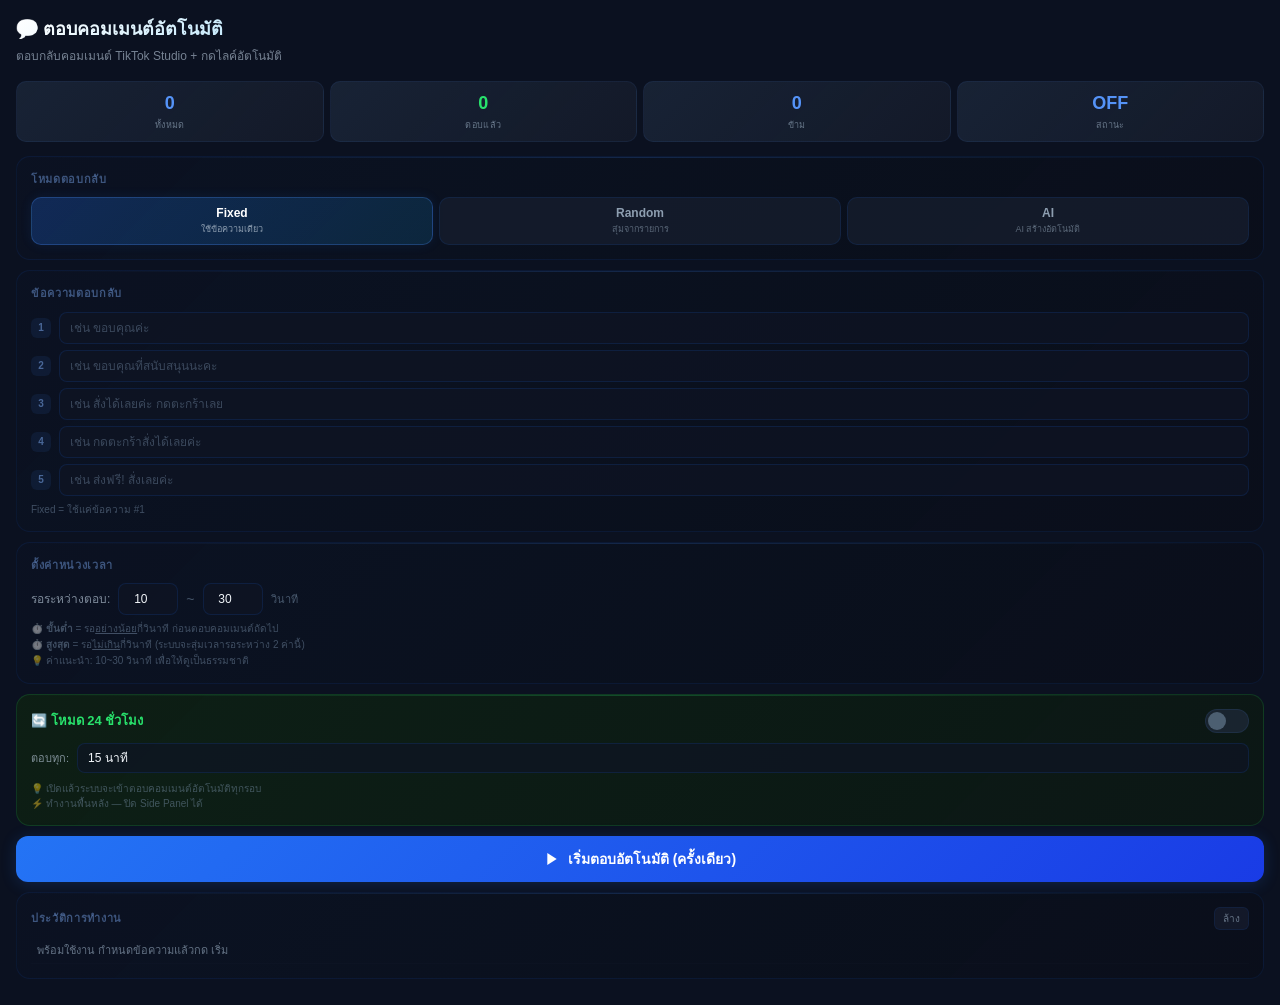
<file: app/src/main/assets/extension/comment-reply.html>
<!-- © 2026 YumYum Thailand Co., Ltd. PROTECTED. Do NOT reverse engineer. -->
<!DOCTYPE html>
<html lang="th">

<head>
    <meta charset="UTF-8">
    <meta name="viewport" content="width=device-width, initial-scale=1.0">
    <title>ตอบเม้นส์ออโต้</title>
    <style>
        /* ---- Reset & Base ---- */
        *,
        *::before,
        *::after {
            box-sizing: border-box;
            margin: 0;
            padding: 0;
        }

        body {
            font-family: -apple-system, BlinkMacSystemFont, 'SF Pro Text', 'Inter', sans-serif;
            background: #0b1120;
            color: hsl(210, 40%, 96%);
            padding: 16px;
            font-size: 13px;
            line-height: 1.5;
            overflow-y: auto;
        }

        ::-webkit-scrollbar {
            width: 4px;
        }

        ::-webkit-scrollbar-track {
            background: transparent;
        }

        ::-webkit-scrollbar-thumb {
            background: hsla(217, 80%, 50%, 0.12);
            border-radius: 3px;
        }

        /* ---- Page Header ---- */
        .page-header {
            margin-bottom: 16px;
        }

        .page-header h1 {
            font-size: 18px;
            font-weight: 800;
            margin-bottom: 4px;
            background: linear-gradient(135deg, #fff 0%, hsl(200, 90%, 75%) 40%, hsl(217, 91%, 65%) 100%);
            -webkit-background-clip: text;
            -webkit-text-fill-color: transparent;
            background-clip: text;
        }

        .page-header p {
            font-size: 12px;
            color: hsla(210, 25%, 75%, 0.65);
        }

        /* ---- Stats Row ---- */
        .stats-row {
            display: grid;
            grid-template-columns: repeat(4, 1fr);
            gap: 6px;
            margin-bottom: 14px;
        }

        .stat-box {
            background: linear-gradient(135deg, hsla(217, 35%, 18%, 0.7), hsla(222, 30%, 14%, 0.6));
            border: 1px solid hsla(217, 50%, 40%, 0.15);
            border-radius: 10px;
            padding: 8px 6px;
            text-align: center;
        }

        .stat-num {
            font-size: 18px;
            font-weight: 700;
            color: hsl(217, 91%, 65%);
        }

        .stat-num.green {
            color: hsl(142, 76%, 52%);
        }

        .stat-label {
            font-size: 9px;
            color: hsla(210, 25%, 70%, 0.6);
            margin-top: 2px;
            letter-spacing: 0.03em;
        }

        /* ---- Glass Card ---- */
        .card {
            background: linear-gradient(135deg, hsla(222, 50%, 9%, 0.95), hsla(222, 45%, 7%, 0.9));
            border: 1px solid hsla(217, 80%, 50%, 0.1);
            border-radius: 14px;
            padding: 14px;
            margin-bottom: 10px;
            position: relative;
            overflow: hidden;
        }

        .card::before {
            content: '';
            position: absolute;
            top: 0;
            left: 0;
            right: 0;
            height: 1px;
            background: linear-gradient(90deg, transparent, hsla(217, 91%, 60%, 0.2), transparent);
            pointer-events: none;
        }

        .card-title {
            font-size: 11px;
            font-weight: 600;
            color: hsla(217, 60%, 65%, 0.5);
            letter-spacing: 0.06em;
            margin-bottom: 10px;
        }

        /* ---- Mode Selector ---- */
        .mode-row {
            display: grid;
            grid-template-columns: repeat(3, 1fr);
            gap: 6px;
        }

        .mode-btn {
            background: hsla(222, 35%, 13%, 0.8);
            border: 1px solid hsla(217, 80%, 50%, 0.12);
            border-radius: 10px;
            padding: 8px 4px;
            cursor: pointer;
            color: hsla(210, 30%, 75%, 0.8);
            text-align: center;
            transition: all 0.22s ease;
            font-family: inherit;
            -webkit-appearance: none;
            appearance: none;
            outline: none;
            user-select: none;
        }

        .mode-btn:hover {
            border-color: hsla(217, 80%, 50%, 0.25);
            color: hsl(217, 91%, 70%);
        }

        .mode-btn.active {
            background: linear-gradient(135deg, hsla(217, 91%, 55%, 0.25), hsla(200, 80%, 50%, 0.15));
            border-color: hsla(217, 80%, 60%, 0.3);
            color: #fff;
            box-shadow: 0 0 12px hsla(217, 91%, 55%, 0.1);
        }

        .mode-btn-label {
            display: block;
            font-size: 12px;
            font-weight: 600;
            pointer-events: none;
        }

        .mode-btn-desc {
            display: block;
            font-size: 9px;
            color: hsla(210, 25%, 70%, 0.5);
            margin-top: 2px;
            pointer-events: none;
        }

        .mode-btn.active .mode-btn-desc {
            color: hsla(210, 25%, 80%, 0.7);
        }

        /* ---- Input Fields ---- */
        .input-field {
            width: 100%;
            background: hsla(222, 40%, 10%, 0.7);
            border: 1px solid hsla(217, 80%, 50%, 0.15);
            border-radius: 8px;
            color: hsl(210, 40%, 96%);
            padding: 8px 10px;
            font-size: 12px;
            font-family: inherit;
            outline: none;
            transition: all 0.2s ease;
            -webkit-appearance: none;
            appearance: none;
        }

        .input-field:focus {
            border-color: hsla(217, 91%, 60%, 0.4);
            box-shadow: 0 0 0 3px hsla(217, 91%, 60%, 0.1);
        }

        .input-field::placeholder {
            color: hsla(210, 25%, 60%, 0.4);
        }

        textarea.input-field {
            resize: vertical;
            min-height: 60px;
        }

        /* ---- Message List ---- */
        .msg-row {
            display: flex;
            gap: 8px;
            align-items: center;
            margin-bottom: 6px;
        }

        .msg-num {
            width: 20px;
            height: 20px;
            border-radius: 6px;
            background: hsla(217, 60%, 20%, 0.4);
            color: hsla(217, 60%, 65%, 0.6);
            font-size: 10px;
            font-weight: 700;
            display: flex;
            align-items: center;
            justify-content: center;
            flex-shrink: 0;
        }

        .msg-hint {
            font-size: 10px;
            color: hsla(210, 25%, 60%, 0.45);
            margin-top: 4px;
        }

        /* ---- Delay Row ---- */
        .delay-row {
            display: flex;
            align-items: center;
            gap: 8px;
            flex-wrap: wrap;
        }

        .delay-label {
            font-size: 12px;
            color: hsla(210, 25%, 75%, 0.7);
            white-space: nowrap;
        }

        .delay-input {
            width: 60px;
            text-align: center;
        }

        .delay-tilde {
            color: hsla(210, 25%, 60%, 0.5);
            font-size: 14px;
        }

        .delay-unit {
            font-size: 11px;
            color: hsla(210, 25%, 60%, 0.5);
        }

        .delay-help {
            font-size: 10px;
            color: hsla(210, 25%, 60%, 0.45);
            margin-top: 6px;
            line-height: 1.6;
        }

        /* ---- Buttons ---- */
        .btn-primary {
            width: 100%;
            padding: 12px 20px;
            border: none;
            border-radius: 12px;
            background: linear-gradient(135deg, hsl(217, 91%, 55%), hsl(230, 80%, 50%));
            color: #fff;
            font-size: 14px;
            font-weight: 700;
            cursor: pointer;
            font-family: inherit;
            display: flex;
            align-items: center;
            justify-content: center;
            gap: 8px;
            box-shadow: 0 2px 16px hsla(217, 91%, 55%, 0.2);
            transition: all 0.25s ease;
            position: relative;
            overflow: hidden;
            -webkit-appearance: none;
            appearance: none;
        }

        .btn-primary:hover {
            box-shadow: 0 4px 24px hsla(217, 91%, 55%, 0.35);
            transform: translateY(-1px);
        }

        @keyframes btn-glow {

            0%,
            100% {
                box-shadow: 0 2px 16px hsla(217, 91%, 55%, 0.2);
            }

            50% {
                box-shadow: 0 4px 24px hsla(217, 91%, 55%, 0.35);
            }
        }

        .btn-primary {
            animation: btn-glow 2.5s ease-in-out infinite;
        }

        .btn-primary:hover {
            animation: none;
        }

        .btn-danger {
            width: 100%;
            padding: 12px 20px;
            border: 1px solid hsla(0, 60%, 40%, 0.3);
            border-radius: 12px;
            background: hsla(0, 40%, 15%, 0.5);
            color: hsla(0, 60%, 75%, 0.9);
            font-size: 14px;
            font-weight: 700;
            cursor: pointer;
            font-family: inherit;
            display: flex;
            align-items: center;
            justify-content: center;
            gap: 8px;
            transition: all 0.25s ease;
            -webkit-appearance: none;
            appearance: none;
        }

        .btn-danger:hover {
            background: hsla(0, 40%, 18%, 0.7);
            border-color: hsla(0, 60%, 40%, 0.5);
        }

        /* ---- Log ---- */
        .log-header {
            display: flex;
            justify-content: space-between;
            align-items: center;
            margin-bottom: 8px;
        }

        .btn-mini {
            background: hsla(222, 35%, 15%, 0.6);
            border: 1px solid hsla(217, 80%, 50%, 0.1);
            border-radius: 6px;
            padding: 3px 8px;
            font-size: 10px;
            color: hsla(210, 25%, 70%, 0.6);
            cursor: pointer;
            font-family: inherit;
            transition: all 0.2s ease;
            -webkit-appearance: none;
            appearance: none;
        }

        .btn-mini:hover {
            border-color: hsla(217, 80%, 50%, 0.3);
            color: hsl(217, 91%, 70%);
        }

        .log-container {
            max-height: 160px;
            overflow-y: auto;
            font-size: 11px;
        }

        .log-entry {
            padding: 4px 0;
            border-bottom: 1px solid hsla(217, 30%, 20%, 0.1);
            color: hsla(210, 25%, 70%, 0.6);
        }

        .log-entry.success {
            color: hsl(142, 76%, 52%);
        }

        .log-entry.error {
            color: hsl(0, 72%, 65%);
        }

        .log-entry.info {
            color: hsl(217, 91%, 65%);
        }

        .log-time {
            font-size: 10px;
            color: hsla(210, 25%, 55%, 0.4);
            margin-right: 6px;
            font-variant-numeric: tabular-nums;
        }

        /* ---- 24H Mode ---- */
        .card-24h {
            background: linear-gradient(135deg, hsla(142, 40%, 9%, 0.95), hsla(160, 35%, 7%, 0.9));
            border: 1px solid hsla(142, 76%, 52%, 0.15);
        }

        .card-24h::before {
            background: linear-gradient(90deg, transparent, hsla(142, 76%, 52%, 0.25), transparent);
        }

        .card-24h.active-glow {
            border-color: hsla(142, 76%, 52%, 0.3);
            box-shadow: 0 0 20px hsla(142, 76%, 52%, 0.08);
        }

        .toggle-row {
            display: flex;
            align-items: center;
            justify-content: space-between;
            margin-bottom: 10px;
        }

        .toggle-label {
            font-size: 13px;
            font-weight: 700;
            color: hsl(142, 76%, 52%);
        }

        .toggle-switch {
            position: relative;
            width: 44px;
            height: 24px;
            -webkit-appearance: none;
            appearance: none;
            background: hsla(220, 30%, 20%, 0.6);
            border: 1px solid hsla(217, 50%, 40%, 0.2);
            border-radius: 12px;
            cursor: pointer;
            transition: all 0.3s ease;
            outline: none;
        }

        .toggle-switch::before {
            content: '';
            position: absolute;
            top: 2px;
            left: 2px;
            width: 18px;
            height: 18px;
            border-radius: 50%;
            background: hsla(210, 25%, 60%, 0.5);
            transition: all 0.3s ease;
        }

        .toggle-switch:checked {
            background: hsla(142, 60%, 30%, 0.6);
            border-color: hsla(142, 76%, 52%, 0.4);
        }

        .toggle-switch:checked::before {
            transform: translateX(20px);
            background: hsl(142, 76%, 52%);
            box-shadow: 0 0 8px hsla(142, 76%, 52%, 0.4);
        }

        .schedule-row {
            display: flex;
            align-items: center;
            gap: 8px;
            margin-bottom: 8px;
        }

        .schedule-label {
            font-size: 11px;
            color: hsla(210, 25%, 75%, 0.7);
            white-space: nowrap;
        }

        .schedule-select {
            flex: 1;
            background: hsla(222, 40%, 10%, 0.7);
            border: 1px solid hsla(217, 80%, 50%, 0.15);
            border-radius: 8px;
            color: hsl(210, 40%, 96%);
            padding: 7px 10px;
            font-size: 12px;
            font-family: inherit;
            outline: none;
            -webkit-appearance: none;
            appearance: none;
        }

        .status-24h {
            font-size: 11px;
            color: hsla(210, 25%, 70%, 0.6);
            padding: 8px 10px;
            background: hsla(222, 40%, 10%, 0.5);
            border-radius: 8px;
            margin-top: 8px;
            line-height: 1.6;
        }

        .status-24h .live-dot {
            display: inline-block;
            width: 6px;
            height: 6px;
            border-radius: 50%;
            background: hsl(142, 76%, 52%);
            margin-right: 4px;
            animation: pulse-dot 1.5s ease-in-out infinite;
        }

        @keyframes pulse-dot {

            0%,
            100% {
                opacity: 1;
            }

            50% {
                opacity: 0.3;
            }
        }
    </style>
</head>

<body>

    <div class="page-header">
        <h1>💬 ตอบคอมเมนต์อัตโนมัติ</h1>
        <p>ตอบกลับคอมเมนต์ TikTok Studio + กดไลค์อัตโนมัติ</p>
    </div>

    
    <div class="stats-row">
        <div class="stat-box">
            <div class="stat-num" id="stat-total">0</div>
            <div class="stat-label">ทั้งหมด</div>
        </div>
        <div class="stat-box">
            <div class="stat-num green" id="stat-replied">0</div>
            <div class="stat-label">ตอบแล้ว</div>
        </div>
        <div class="stat-box">
            <div class="stat-num" id="stat-skipped">0</div>
            <div class="stat-label">ข้าม</div>
        </div>
        <div class="stat-box">
            <div class="stat-num" id="stat-status">OFF</div>
            <div class="stat-label">สถานะ</div>
        </div>
    </div>

    
    <div class="card">
        <div class="card-title">โหมดตอบกลับ</div>
        <div class="mode-row" id="mode-row">
            <button type="button" class="mode-btn active" data-mode="fixed">
                <span class="mode-btn-label">Fixed</span>
                <span class="mode-btn-desc">ใช้ข้อความเดียว</span>
            </button>
            <button type="button" class="mode-btn" data-mode="random">
                <span class="mode-btn-label">Random</span>
                <span class="mode-btn-desc">สุ่มจากรายการ</span>
            </button>
            <button type="button" class="mode-btn" data-mode="ai">
                <span class="mode-btn-label">AI</span>
                <span class="mode-btn-desc">AI สร้างอัตโนมัติ</span>
            </button>
        </div>
    </div>

    
    <div class="card" id="panel-messages">
        <div class="card-title">ข้อความตอบกลับ</div>
        <div id="msg-list">
            <div class="msg-row"><span class="msg-num">1</span><input type="text" class="input-field msg-input"
                    placeholder="เช่น ขอบคุณค่ะ"></div>
            <div class="msg-row"><span class="msg-num">2</span><input type="text" class="input-field msg-input"
                    placeholder="เช่น ขอบคุณที่สนับสนุนนะคะ"></div>
            <div class="msg-row"><span class="msg-num">3</span><input type="text" class="input-field msg-input"
                    placeholder="เช่น สั่งได้เลยค่ะ กดตะกร้าเลย"></div>
            <div class="msg-row"><span class="msg-num">4</span><input type="text" class="input-field msg-input"
                    placeholder="เช่น กดตะกร้าสั่งได้เลยค่ะ"></div>
            <div class="msg-row"><span class="msg-num">5</span><input type="text" class="input-field msg-input"
                    placeholder="เช่น ส่งฟรี! สั่งเลยค่ะ"></div>
        </div>
        <div class="msg-hint" id="mode-hint">Fixed = ใช้แค่ข้อความ #1</div>
    </div>

    
    <div class="card" id="panel-ai" style="display:none;">
        <div class="card-title">คำสั่ง AI (ใช้ OpenAI API ที่ตั้งค่าไว้)</div>
        <textarea class="input-field" id="ai-prompt"
            placeholder="อธิบายวิธีที่ AI ควรตอบ เช่น 'ตอบสั้นๆ เป็นมิตร ขอบคุณลูกค้า และแนะนำให้กดสั่งสินค้า'"
            rows="3"></textarea>
        <div class="msg-hint" style="margin-top:6px;">AI จะอ่านคอมเมนต์ของลูกค้าแล้วสร้างข้อความตอบตามคำสั่ง</div>
    </div>

    
    <div class="card">
        <div class="card-title">ตั้งค่าหน่วงเวลา</div>
        <div class="delay-row">
            <span class="delay-label">รอระหว่างตอบ:</span>
            <input type="number" class="input-field delay-input" id="delay-min" value="10" min="5" max="300">
            <span class="delay-tilde">~</span>
            <input type="number" class="input-field delay-input" id="delay-max" value="30" min="5" max="300">
            <span class="delay-unit">วินาที</span>
        </div>
        <div class="delay-help">
            ⏱️ <b>ขั้นต่ำ</b> = รอ<u>อย่างน้อย</u>กี่วินาที ก่อนตอบคอมเมนต์ถัดไป<br>
            ⏱️ <b>สูงสุด</b> = รอ<u>ไม่เกิน</u>กี่วินาที (ระบบจะสุ่มเวลารอระหว่าง 2 ค่านี้)<br>
            💡 ค่าแนะนำ: 10~30 วินาที เพื่อให้ดูเป็นธรรมชาติ
        </div>
    </div>

    
    <div class="card card-24h" id="card-24h">
        <div class="toggle-row">
            <span class="toggle-label">🔄 โหมด 24 ชั่วโมง</span>
            <input type="checkbox" class="toggle-switch" id="toggle-24h">
        </div>
        <div class="schedule-row">
            <span class="schedule-label">ตอบทุก:</span>
            <select class="schedule-select" id="interval-select">
                <option value="5">5 นาที</option>
                <option value="10">10 นาที</option>
                <option value="15" selected>15 นาที</option>
                <option value="30">30 นาที</option>
                <option value="60">1 ชั่วโมง</option>
                <option value="120">2 ชั่วโมง</option>
            </select>
        </div>
        <div class="status-24h" id="status-24h" style="display:none;">
            <span class="live-dot"></span> กำลังทำงาน...
        </div>
        <div style="font-size:10px;color:hsla(210,25%,60%,0.45);margin-top:6px;line-height:1.5;">
            💡 เปิดแล้วระบบจะเข้าตอบคอมเมนต์อัตโนมัติทุกรอบ<br>
            ⚡ ทำงานพื้นหลัง — ปิด Side Panel ได้
        </div>
    </div>

    
    <div id="btn-area">
        <button type="button" class="btn-primary" id="btn-start">
            <svg width="16" height="16" viewBox="0 0 24 24" fill="currentColor" stroke="none">
                <polygon points="5 3 19 12 5 21 5 3" />
            </svg>
            เริ่มตอบอัตโนมัติ (ครั้งเดียว)
        </button>
        <button type="button" class="btn-danger" id="btn-stop" style="display:none;">
            <svg width="16" height="16" viewBox="0 0 24 24" fill="currentColor" stroke="none">
                <rect x="6" y="6" width="12" height="12" rx="1" />
            </svg>
            หยุด
        </button>
    </div>

    
    <div class="card" style="margin-top: 10px;">
        <div class="log-header">
            <span class="card-title" style="margin-bottom:0;">ประวัติการทำงาน</span>
            <button type="button" class="btn-mini" id="btn-clear-log">ล้าง</button>
        </div>
        <div class="log-container" id="log-container">
            <div class="log-entry"><span class="log-time"></span>พร้อมใช้งาน กำหนดข้อความแล้วกด เริ่ม</div>
        </div>
    </div>

    <script src="comment-reply.js"></script>
</body>

</html>
</file>
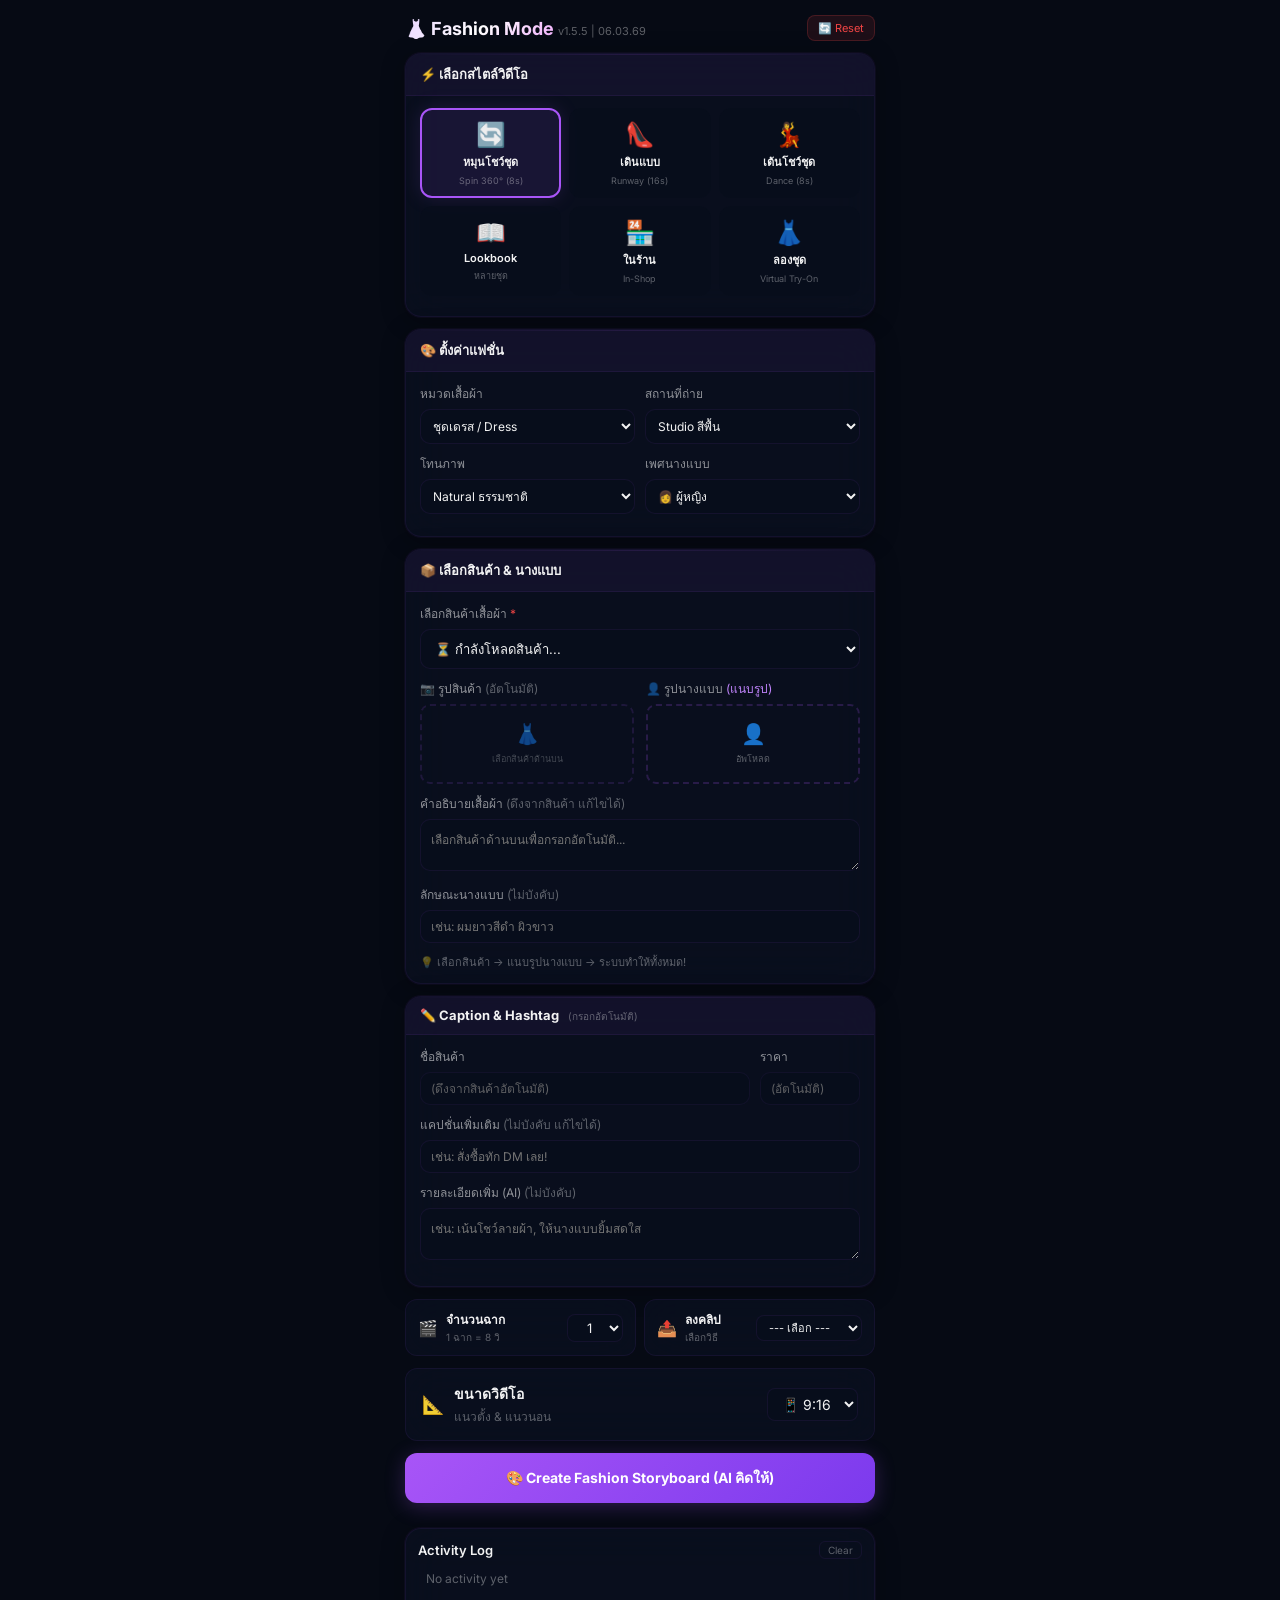
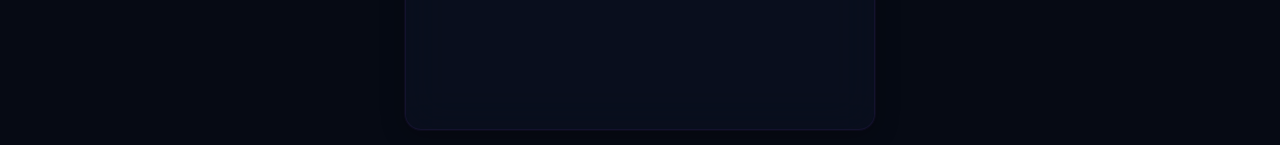
<file: app/src/main/assets/extension/fashion-mode.html>
<!DOCTYPE html>
<html lang="th">

<head>
    <meta charset="UTF-8">
    <meta name="viewport" content="width=device-width, initial-scale=1.0">
    <title>Fashion Mode</title>
    <link href="https://fonts.googleapis.com/css2?family=Inter:wght@400;500;600;700&display=swap" rel="stylesheet">
    <style>
        :root {
            --bg-deep: #060a14;
            --bg-card: rgba(12, 18, 35, 0.65);
            --bg-input: rgba(8, 14, 28, 0.8);
            --border-subtle: rgba(168, 85, 247, 0.08);
            --border-focus: rgba(168, 85, 247, 0.3);
            --text-primary: rgba(255, 255, 255, 0.95);
            --text-secondary: rgba(255, 255, 255, 0.55);
            --text-muted: rgba(255, 255, 255, 0.35);
            --accent: #a855f7;
            --accent-bright: #c084fc;
            --accent-pink: #ec4899;
            --accent-red: #ef4444;
            --accent-green: #22c55e;
            --shadow-card: 0 4px 24px rgba(0, 0, 0, 0.3), 0 0 0 1px rgba(168, 85, 247, 0.06);
            --radius-card: 16px;
            --radius-input: 10px;
            --transition: 0.25s cubic-bezier(0.4, 0, 0.2, 1);
        }

        * {
            box-sizing: border-box;
            margin: 0;
            padding: 0;
        }

        body {
            font-family: 'Inter', -apple-system, BlinkMacSystemFont, sans-serif;
            background: var(--bg-deep);
            color: var(--text-primary);
            min-width: 380px;
            max-width: 500px;
            margin: 0 auto;
            padding: 15px;
        }

        .section {
            background: var(--bg-card);
            border: 1px solid var(--border-subtle);
            border-radius: var(--radius-card);
            margin-bottom: 12px;
            overflow: hidden;
            box-shadow: var(--shadow-card);
            backdrop-filter: blur(20px);
            position: relative;
        }

        .section::before {
            content: '';
            position: absolute;
            top: 0;
            left: 0;
            right: 0;
            height: 1px;
            background: linear-gradient(90deg, transparent, rgba(168, 85, 247, 0.12), transparent);
        }

        .section-header {
            padding: 10px 14px;
            background: rgba(168, 85, 247, 0.06);
            font-size: 13px;
            font-weight: bold;
            border-bottom: 1px solid var(--border-subtle);
        }

        .section-content {
            padding: 12px 14px;
        }

        .form-group {
            margin-bottom: 10px;
        }

        .form-group label {
            display: block;
            font-size: 12px;
            color: var(--text-secondary);
            margin-bottom: 6px;
        }

        input[type="text"],
        textarea,
        select {
            width: 100%;
            padding: 8px 10px;
            border: 1px solid var(--border-subtle);
            border-radius: var(--radius-input);
            background: var(--bg-input);
            color: var(--text-primary);
            font-size: 12px;
            font-family: inherit;
            transition: border-color var(--transition);
        }

        input[type="text"]:focus,
        textarea:focus,
        select:focus {
            outline: none;
            border-color: var(--border-focus);
            box-shadow: 0 0 0 3px rgba(168, 85, 247, 0.08);
        }

        textarea {
            resize: vertical;
        }

        select {
            padding: 8px;
            cursor: pointer;
        }

        /* ═══ SUB-MODE CARDS ═══ */
        .mode-grid {
            display: grid;
            grid-template-columns: repeat(3, 1fr);
            gap: 8px;
            margin-bottom: 8px;
        }

        .mode-card {
            display: flex;
            flex-direction: column;
            align-items: center;
            gap: 4px;
            padding: 10px 6px;
            background: var(--bg-input);
            border: 2px solid transparent;
            border-radius: 12px;
            cursor: pointer;
            transition: all var(--transition);
            text-align: center;
        }

        .mode-card:hover {
            border-color: rgba(168, 85, 247, 0.2);
            background: rgba(168, 85, 247, 0.04);
        }

        .mode-card.active {
            border-color: var(--accent);
            background: rgba(168, 85, 247, 0.1);
            box-shadow: 0 0 20px rgba(168, 85, 247, 0.15);
        }

        .mode-card .icon {
            font-size: 24px;
        }

        .mode-card .name {
            font-size: 11px;
            font-weight: 600;
            color: var(--text-primary);
        }

        .mode-card .desc {
            font-size: 9px;
            color: var(--text-muted);
        }

        /* ═══ UPLOAD ═══ */
        .upload-area {
            min-height: 80px;
            border: 2px dashed rgba(168, 85, 247, 0.2);
            border-radius: var(--radius-input);
            display: flex;
            align-items: center;
            justify-content: center;
            cursor: pointer;
            position: relative;
            transition: all var(--transition);
        }

        .upload-area:hover {
            border-color: var(--border-focus);
            background: rgba(168, 85, 247, 0.04);
        }

        .preview-image {
            max-height: 80px;
            border-radius: 8px;
        }

        .remove-btn {
            position: absolute;
            top: 5px;
            right: 5px;
            background: rgba(239, 68, 68, 0.85);
            color: #fff;
            border: none;
            border-radius: 50%;
            width: 20px;
            height: 20px;
            cursor: pointer;
            font-size: 10px;
        }

        /* ═══ CONTROL ROW ═══ */
        .control-row {
            display: flex;
            align-items: center;
            justify-content: space-between;
            padding: 10px 12px;
            background: var(--bg-card);
            border: 1px solid var(--border-subtle);
            border-radius: 12px;
            backdrop-filter: blur(20px);
            transition: border-color var(--transition);
        }

        .control-row:hover {
            border-color: rgba(168, 85, 247, 0.15);
        }

        /* ═══ BUTTONS ═══ */
        .btn-primary {
            width: 100%;
            padding: 14px;
            font-size: 14px;
            background: linear-gradient(135deg, #a855f7, #7c3aed);
            border: none;
            border-radius: 12px;
            color: #fff;
            cursor: pointer;
            font-weight: bold;
            font-family: inherit;
            box-shadow: 0 4px 20px rgba(168, 85, 247, 0.25);
            transition: all var(--transition);
        }

        .btn-primary:hover {
            transform: translateY(-2px);
            box-shadow: 0 8px 30px rgba(168, 85, 247, 0.35);
        }

        .btn-success {
            width: 100%;
            padding: 14px;
            font-size: 14px;
            background: linear-gradient(135deg, #22c55e, #16a34a);
            border: none;
            border-radius: 12px;
            color: #fff;
            cursor: pointer;
            font-weight: bold;
            font-family: inherit;
            box-shadow: 0 4px 20px rgba(34, 197, 94, 0.2);
            transition: all var(--transition);
        }

        .btn-danger {
            width: 100%;
            padding: 14px;
            font-size: 14px;
            background: linear-gradient(135deg, #ef4444, #dc2626);
            border: none;
            border-radius: 12px;
            color: #fff;
            cursor: pointer;
            font-weight: bold;
            font-family: inherit;
            display: none;
        }

        .hint {
            font-size: 11px;
            color: var(--text-muted);
            margin-top: 4px;
        }

        ::-webkit-scrollbar {
            width: 4px;
        }

        ::-webkit-scrollbar-track {
            background: transparent;
        }

        ::-webkit-scrollbar-thumb {
            background: rgba(168, 85, 247, 0.15);
            border-radius: 4px;
        }
    </style>
</head>

<body>

    <div id="fashionModeContent">

        <!-- Header -->
        <div style="display: flex; justify-content: space-between; align-items: center; margin-bottom: 12px;">
            <h2 style="font-size: 18px; font-weight: 700; margin: 0;">
                <span
                    style="background: linear-gradient(135deg, #e9d5ff, #ffffff, #f0abfc); -webkit-background-clip: text; background-clip: text; -webkit-text-fill-color: transparent;">
                    👗 Fashion Mode
                </span>
                <span style="font-size: 11px; font-weight: normal; color: rgba(255,255,255,0.35);">v1.5.5 |
                    06.03.69</span>
            </h2>
            <button id="fashionResetBtn"
                style="padding: 5px 10px; background: rgba(239, 68, 68, 0.1); border: 1px solid rgba(239, 68, 68, 0.2); border-radius: 8px; color: #ef4444; font-size: 11px; cursor: pointer; font-family: inherit;">
                🔄 Reset
            </button>
        </div>

        <!-- Sub-mode Selector -->
        <div class="section">
            <div class="section-header">⚡ เลือกสไตล์วิดีโอ</div>
            <div class="section-content">
                <div class="mode-grid">
                    <div class="mode-card active" data-mode="spin">
                        <div class="icon">🔄</div>
                        <div class="name">หมุนโชว์ชุด</div>
                        <div class="desc">Spin 360° (8s)</div>
                    </div>
                    <div class="mode-card" data-mode="runway">
                        <div class="icon">👠</div>
                        <div class="name">เดินแบบ</div>
                        <div class="desc">Runway (16s)</div>
                    </div>
                    <div class="mode-card" data-mode="dance">
                        <div class="icon">💃</div>
                        <div class="name">เต้นโชว์ชุด</div>
                        <div class="desc">Dance (8s)</div>
                    </div>
                    <div class="mode-card" data-mode="lookbook">
                        <div class="icon">📖</div>
                        <div class="name">Lookbook</div>
                        <div class="desc">หลายชุด</div>
                    </div>
                    <div class="mode-card" data-mode="shop">
                        <div class="icon">🏪</div>
                        <div class="name">ในร้าน</div>
                        <div class="desc">In-Shop</div>
                    </div>
                    <div class="mode-card" data-mode="tryon">
                        <div class="icon">👗</div>
                        <div class="name">ลองชุด</div>
                        <div class="desc">Virtual Try-On</div>
                    </div>
                </div>
            </div>
        </div>

        <!-- Fashion Settings -->
        <div class="section">
            <div class="section-header">🎨 ตั้งค่าแฟชั่น</div>
            <div class="section-content">
                <div style="display: flex; gap: 10px; flex-wrap: wrap;">
                    <div class="form-group" style="flex: 1; min-width: 130px;">
                        <label>หมวดเสื้อผ้า</label>
                        <select id="fashionCategory">
                            <option value="dress">ชุดเดรส / Dress</option>
                            <option value="top">เสื้อ / Top</option>
                            <option value="bottom">กางเกง-กระโปรง / Bottom</option>
                            <option value="set">เซ็ตชุด / Full Set</option>
                            <option value="sportswear">ชุดกีฬา / Sportswear</option>
                            <option value="outerwear">เสื้อคลุม / Outerwear</option>
                            <option value="swimwear">ชุดว่ายน้ำ / Swimwear</option>
                            <option value="accessory">เครื่องประดับ / Accessories</option>
                        </select>
                    </div>
                    <div class="form-group" style="flex: 1; min-width: 130px;">
                        <label>สถานที่ถ่าย</label>
                        <select id="fashionLocation">
                            <option value="studio">Studio สีพื้น</option>
                            <option value="bedroom">ห้องนอนสวยๆ</option>
                            <option value="cafe">ร้านกาแฟ</option>
                            <option value="street">ถนน / Street</option>
                            <option value="park">สวนสาธารณะ</option>
                            <option value="beach">ชายหาด</option>
                            <option value="mall">ห้างสรรพสินค้า</option>
                            <option value="shop">ในร้านเสื้อผ้า</option>
                        </select>
                    </div>
                </div>
                <div style="display: flex; gap: 10px; flex-wrap: wrap;">
                    <div class="form-group" style="flex: 1; min-width: 130px;">
                        <label>โทนภาพ</label>
                        <select id="fashionTone">
                            <option value="natural" selected>Natural ธรรมชาติ</option>
                            <option value="warm">Warm อบอุ่น</option>
                            <option value="cool">Cool เย็นสบาย</option>
                            <option value="vibrant">Vibrant สดใส</option>
                            <option value="pastel">Pastel นุ่มนวล</option>
                            <option value="moody">Moody ดราม่า</option>
                        </select>
                    </div>
                    <div class="form-group" style="flex: 1; min-width: 100px;">
                        <label>เพศนางแบบ</label>
                        <select id="fashionGender">
                            <option value="female" selected>👩 ผู้หญิง</option>
                            <option value="male">👨 ผู้ชาย</option>
                        </select>
                    </div>
                </div>
            </div>
        </div>

        <!-- 📦 เลือกสินค้า + Model -->
        <div class="section">
            <div class="section-header">📦 เลือกสินค้า & นางแบบ</div>
            <div class="section-content">

                <!-- Product Selector (from scraped products) -->
                <div class="form-group">
                    <label>เลือกสินค้าเสื้อผ้า <span style="color: #ef4444;">*</span></label>
                    <select id="fashionProductSelect"
                        style="width: 100%; padding: 10px; border: 1px solid var(--border-subtle); border-radius: 10px; background: var(--bg-input); color: var(--text-primary); font-size: 13px; cursor: pointer; font-family: inherit;">
                        <option value="" disabled selected>⏳ กำลังโหลดสินค้า...</option>
                    </select>
                </div>

                <!-- Product Preview + Model Upload (side by side) -->
                <div style="display: flex; gap: 12px; margin-bottom: 10px;">
                    <!-- Product Image (auto from selection) -->
                    <div style="flex: 1;">
                        <label
                            style="font-size: 12px; color: var(--text-secondary); margin-bottom: 6px; display: block;">📷
                            รูปสินค้า <span style="color: var(--text-muted);">(อัตโนมัติ)</span></label>
                        <div class="upload-area" id="clothingUploadArea"
                            style="pointer-events: none; opacity: 0.7; min-height: 80px;">
                            <div class="upload-placeholder" id="clothingPlaceholder" style="text-align: center;">
                                <span style="font-size: 20px; display: block;">👗</span>
                                <span style="color: var(--text-muted); font-size: 9px;">เลือกสินค้าด้านบน</span>
                            </div>
                            <img id="clothingPreview" class="preview-image"
                                style="display: none; max-height: 60px; max-width: 100%; border-radius: 4px;">
                        </div>
                    </div>
                    <!-- Model Image (user upload) -->
                    <div style="flex: 1;">
                        <label
                            style="font-size: 12px; color: var(--text-secondary); margin-bottom: 6px; display: block;">👤
                            รูปนางแบบ <span style="color: var(--accent-bright);">(แนบรูป)</span></label>
                        <div class="upload-area" id="modelUploadArea">
                            <div class="upload-placeholder" id="modelPlaceholder" style="text-align: center;">
                                <span style="font-size: 20px; display: block;">👤</span>
                                <span style="color: var(--text-muted); font-size: 9px;">อัพโหลด</span>
                            </div>
                            <img id="modelPreview" class="preview-image"
                                style="display: none; max-height: 60px; max-width: 100%; border-radius: 4px;">
                            <button id="removeModel" class="remove-btn" style="display: none;">✕</button>
                        </div>
                        <input type="file" id="modelInput" accept=".png,.jpg,.jpeg,.webp" hidden>
                    </div>
                </div>

                <!-- Auto-filled clothing description (editable) -->
                <div class="form-group">
                    <label>คำอธิบายเสื้อผ้า <span style="color: var(--text-muted);">(ดึงจากสินค้า
                            แก้ไขได้)</span></label>
                    <textarea id="fashionClothingDesc" placeholder="เลือกสินค้าด้านบนเพื่อกรอกอัตโนมัติ..." rows="2"
                        style="width: 100%; padding: 10px; border: 1px solid var(--border-subtle); border-radius: 10px; background: var(--bg-input); color: var(--text-primary); font-family: inherit; resize: vertical;"></textarea>
                </div>

                <!-- Model description (optional) -->
                <div class="form-group">
                    <label>ลักษณะนางแบบ <span style="color: var(--text-muted);">(ไม่บังคับ)</span></label>
                    <input type="text" id="fashionModelDesc" placeholder="เช่น: ผมยาวสีดำ ผิวขาว">
                </div>

                <p class="hint">💡 เลือกสินค้า → แนบรูปนางแบบ → ระบบทำให้ทั้งหมด!</p>
            </div>
        </div>

        <!-- Caption & Hashtag (auto-filled) -->
        <div class="section">
            <div class="section-header">✏️ Caption & Hashtag <span
                    style="font-size: 10px; color: var(--text-muted); font-weight: normal; margin-left: 6px;">(กรอกอัตโนมัติ)</span>
            </div>
            <div class="section-content">
                <div style="display: flex; gap: 10px;">
                    <div class="form-group" style="flex: 1;">
                        <label>ชื่อสินค้า</label>
                        <input type="text" id="fashionProductName" placeholder="(ดึงจากสินค้าอัตโนมัติ)" readonly
                            style="opacity: 0.8; cursor: default;">
                    </div>
                    <div class="form-group" style="flex: 0 0 100px;">
                        <label>ราคา</label>
                        <input type="text" id="fashionPrice" placeholder="(อัตโนมัติ)" readonly
                            style="opacity: 0.8; cursor: default;">
                    </div>
                </div>
                <div class="form-group">
                    <label>แคปชั่นเพิ่มเติม <span style="color: var(--text-muted);">(ไม่บังคับ แก้ไขได้)</span></label>
                    <input type="text" id="fashionExtraCaption" placeholder="เช่น: สั่งซื้อทัก DM เลย!">
                </div>
                <div class="form-group">
                    <label>รายละเอียดเพิ่ม (AI) <span style="color: var(--text-muted);">(ไม่บังคับ)</span></label>
                    <textarea id="fashionExtraDetails" placeholder="เช่น: เน้นโชว์ลายผ้า, ให้นางแบบยิ้มสดใส" rows="2"
                        style="width: 100%; padding: 10px; border: 1px solid var(--border-subtle); border-radius: 10px; background: var(--bg-input); color: var(--text-primary); font-family: inherit; resize: vertical;"></textarea>
                </div>
            </div>
        </div>

        <!-- Controls Row -->
        <div style="display: grid; grid-template-columns: 1fr 1fr; gap: 8px; margin-bottom: 12px;">
            <!-- Scene Count -->
            <div class="control-row">
                <div style="display: flex; align-items: center; gap: 8px;">
                    <span style="font-size: 16px;">🎬</span>
                    <div>
                        <div style="font-weight: 600; color: var(--text-primary); font-size: 12px;">จำนวนฉาก</div>
                        <div style="font-size: 10px; color: var(--text-muted); margin-top: 1px;">1 ฉาก = 8 วิ</div>
                    </div>
                </div>
                <select id="fashionSceneCount"
                    style="width: 56px; padding: 4px 6px; background: var(--bg-input); border: 1px solid var(--border-subtle); border-radius: 8px; color: var(--text-primary); font-size: 13px; text-align: center; cursor: pointer; font-family: inherit;">
                    <option value="1" selected>1</option>
                    <option value="2">2</option>
                    <option value="3">3</option>
                    <option value="4">4</option>
                    <option value="5">5</option>
                </select>
            </div>
            <!-- Post Method -->
            <div class="control-row">
                <div style="display: flex; align-items: center; gap: 8px;">
                    <span style="font-size: 16px;">📤</span>
                    <div>
                        <div style="font-weight: 600; color: var(--text-primary); font-size: 12px;">ลงคลิป</div>
                        <div style="font-size: 10px; color: var(--text-muted); margin-top: 1px;">เลือกวิธี</div>
                    </div>
                </div>
                <select id="fashionPostMethod"
                    style="width: auto; min-width: 100px; padding: 4px 8px; background: var(--bg-input); border: 1px solid var(--border-subtle); border-radius: 8px; color: var(--text-primary); font-size: 11px; cursor: pointer; font-family: inherit;">
                    <option value="" disabled selected>--- เลือก ---</option>
                    <option value="auto">Post TikTok</option>
                    <option value="download">โหลดลงเครื่อง</option>
                </select>
            </div>
        </div>

        <!-- Aspect Ratio -->
        <div class="control-row" style="padding: 14px 16px; margin-bottom: 12px;">
            <div style="display: flex; align-items: center; gap: 10px;">
                <span style="font-size: 18px;">📐</span>
                <div>
                    <div style="font-weight: 600; font-size: 14px;">ขนาดวิดีโอ</div>
                    <div style="font-size: 12px; color: var(--text-muted); margin-top: 2px;">แนวตั้ง & แนวนอน</div>
                </div>
            </div>
            <select id="fashionAspectRatio"
                style="width: auto; padding: 6px 10px; background: var(--bg-input); border: 1px solid var(--border-subtle); border-radius: 8px; color: var(--text-primary); font-size: 14px; cursor: pointer; font-family: inherit;">
                <option value="9:16" selected>📱 9:16</option>
                <option value="16:9">🖥️ 16:9</option>
            </select>
        </div>

        <!-- Create Storyboard Button -->
        <button id="fashionCreateBtn" class="btn-primary" style="margin-bottom: 10px;">
            🎨 Create Fashion Storyboard (AI คิดให้)
        </button>

        <!-- Script Selection Section -->
        <div id="fashionScriptSection" class="section" style="margin-top: 8px; display: none;">
            <div class="section-header" style="display: flex; justify-content: space-between; align-items: center;">
                <span>📝 เลือก Script</span>
            </div>
            <div class="section-content">
                <div style="font-size: 12px; color: var(--accent-bright); margin-bottom: 12px;">AI สร้าง Script
                    มาให้เลือก</div>
                <div id="fashionScriptList"
                    style="display: flex; flex-direction: column; gap: 10px; margin-bottom: 16px; max-height: 400px; overflow-y: auto;">
                </div>
                <button type="button" id="fashionRunBtn" class="btn-success">▶ Create</button>
                <button type="button" id="fashionStopBtn" class="btn-danger">⏹ Stop</button>

                <!-- Loop Controls -->
                <div style="margin-top: 12px; display: flex; align-items: center; gap: 10px; flex-wrap: wrap;">
                    <label
                        style="display: flex; align-items: center; gap: 6px; cursor: pointer; font-size: 12px; color: var(--text-secondary);">
                        <input type="checkbox" id="fashionLoopEnabled"
                            style="accent-color: #a855f7; width: 16px; height: 16px; cursor: pointer;">
                        <span>Loop</span>
                        <span id="fashionLoopProgress"
                            style="color: var(--accent-bright); font-weight: bold; display: none;">(0/0)</span>
                    </label>
                    <div id="fashionLoopOptions"
                        style="display: none; align-items: center; gap: 8px; font-size: 11px; color: var(--text-muted);">
                        <label style="display: flex; align-items: center; gap: 4px;">
                            <span>Rounds:</span>
                            <input type="number" id="fashionLoopCount" value="3" min="1" max="100"
                                style="width: 45px; padding: 3px 4px; background: var(--bg-input); border: 1px solid var(--border-subtle); border-radius: 8px; color: var(--text-primary); font-size: 11px; text-align: center;">
                        </label>
                        <label style="display: flex; align-items: center; gap: 4px;">
                            <span>Delay:</span>
                            <input type="number" id="fashionLoopDelay" value="30" min="5" max="300"
                                style="width: 50px; padding: 3px 4px; background: var(--bg-input); border: 1px solid var(--border-subtle); border-radius: 8px; color: var(--text-primary); font-size: 11px; text-align: center;">
                            <span>s</span>
                        </label>
                    </div>
                </div>
            </div>
        </div>

        <!-- Progress Section -->
        <div id="fashionProgressSection" class="section" style="margin-top: 8px; display: none;">
            <div class="section-header"><span>⏳ Progress</span></div>
            <div class="section-content">
                <div id="fashionProgressStatus"
                    style="font-size: 12px; color: var(--accent-bright); margin-bottom: 8px;">กำลังเตรียมการ...</div>
                <div style="background: rgba(168, 85, 247, 0.1); border-radius: 8px; height: 8px; overflow: hidden;">
                    <div id="fashionProgressBar"
                        style="background: linear-gradient(90deg, #a855f7, #c084fc); height: 100%; width: 0%; transition: width 0.3s; border-radius: 8px;">
                    </div>
                </div>
                <div style="margin-top: 10px; display: flex; gap: 15px; font-size: 11px; color: var(--text-muted);">
                    <span>📷 รูป: <span id="fashionImageProgress">0/0</span></span>
                    <span>🎬 คลิป: <span id="fashionVideoProgress">0/0</span></span>
                </div>
            </div>
        </div>

    </div>

    <!-- Activity Log -->
    <div
        style="margin-top: 15px; border: 1px solid var(--border-subtle); border-radius: 16px; background: var(--bg-card); backdrop-filter: blur(20px); padding: 12px; box-shadow: var(--shadow-card);">
        <div style="display: flex; justify-content: space-between; align-items: center; margin-bottom: 8px;">
            <h3 style="font-size: 13px; font-weight: 600; margin: 0;">Activity Log</h3>
            <button id="fashionClearLogBtn"
                style="padding: 2px 8px; background: transparent; border: 1px solid var(--border-subtle); border-radius: 6px; color: var(--text-muted); font-size: 10px; cursor: pointer; font-family: inherit;">Clear</button>
        </div>
        <div id="fashionLogContainer" style="min-height: 150px; max-height: 250px; overflow-y: auto;">
            <p style="font-size: 12px; color: var(--text-muted); padding: 4px 8px;">No activity yet</p>
        </div>
    </div>

    <!-- Scripts -->
    <script src="fashion-prompt.js"></script>
    <script src="fashion-ai.js"></script>
    <script src="fashion-pipeline.js"></script>
    <script src="fashion-mode-ui.js"></script>

</body>

</html>
</file>
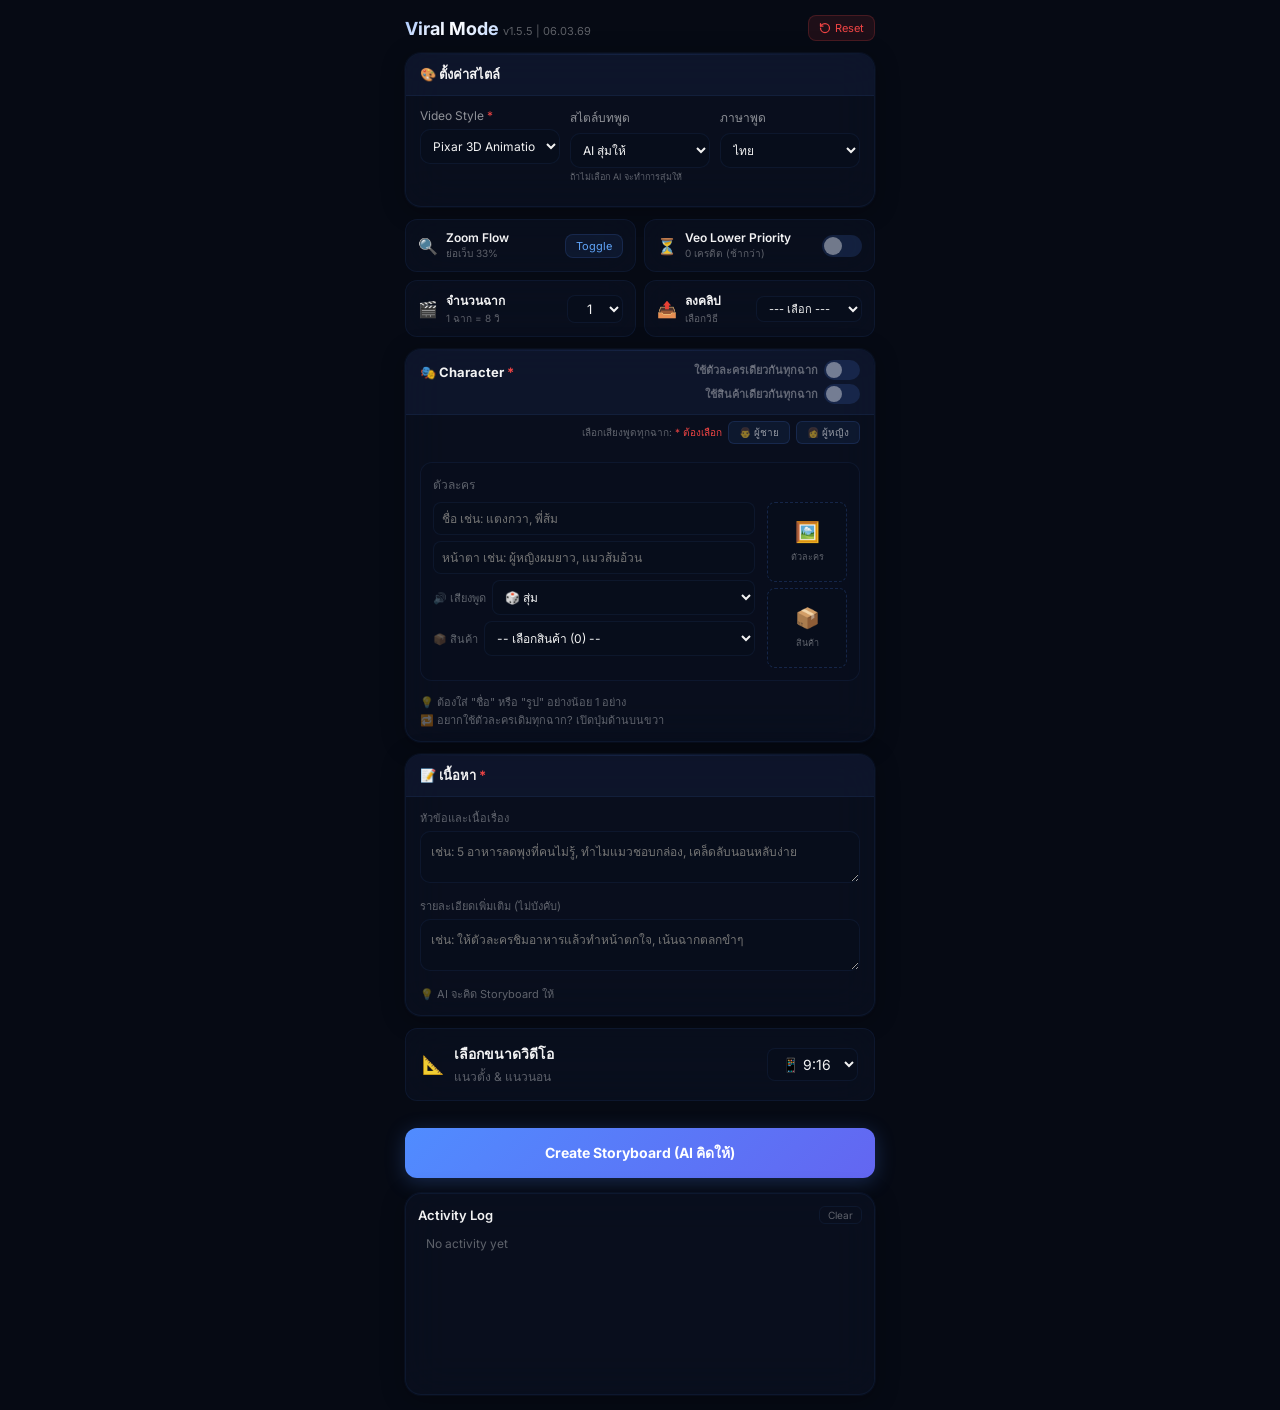
<file: app/src/main/assets/extension/story-mode.html>
<!DOCTYPE html>
<html lang="th">

<head>
  <meta charset="UTF-8">
  <meta name="viewport" content="width=device-width, initial-scale=1.0">
  <title>Story Mode - Storyboard Generator</title>
  <link href="https://fonts.googleapis.com/css2?family=Inter:wght@400;500;600;700&display=swap" rel="stylesheet">
  <style>
    :root {
      --bg-deep: #060a14;
      --bg-card: rgba(12, 18, 35, 0.65);
      --bg-card-hover: rgba(16, 24, 45, 0.75);
      --bg-input: rgba(8, 14, 28, 0.8);
      --border-subtle: rgba(80, 140, 255, 0.08);
      --border-focus: rgba(80, 140, 255, 0.3);
      --text-primary: rgba(255, 255, 255, 0.95);
      --text-secondary: rgba(255, 255, 255, 0.55);
      --text-muted: rgba(255, 255, 255, 0.35);
      --accent-blue: #508cff;
      --accent-bright: #60a5fa;
      --accent-orange: #f59e0b;
      --accent-red: #ef4444;
      --accent-green: #22c55e;
      --shadow-card: 0 4px 24px rgba(0, 0, 0, 0.3), 0 0 0 1px rgba(80, 140, 255, 0.06);
      --radius-card: 16px;
      --radius-input: 10px;
      --transition: 0.25s cubic-bezier(0.4, 0, 0.2, 1);
    }

    * {
      box-sizing: border-box;
      margin: 0;
      padding: 0;
    }

    body {
      font-family: 'Inter', -apple-system, BlinkMacSystemFont, sans-serif;
      background: var(--bg-deep);
      color: var(--text-primary);
      min-width: 380px;
      max-width: 500px;
      margin: 0 auto;
      padding: 15px;
    }

    .auto-section {
      background: var(--bg-card);
      border: 1px solid var(--border-subtle);
      border-radius: var(--radius-card);
      margin-bottom: 12px;
      overflow: hidden;
      box-shadow: var(--shadow-card);
      backdrop-filter: blur(20px);
      position: relative;
    }

    .auto-section::before {
      content: '';
      position: absolute;
      top: 0;
      left: 0;
      right: 0;
      height: 1px;
      background: linear-gradient(90deg, transparent, rgba(80, 140, 255, 0.12), transparent);
      border-radius: var(--radius-card) var(--radius-card) 0 0;
    }

    .auto-section-header {
      padding: 10px 14px;
      background: rgba(80, 140, 255, 0.06);
      font-size: 13px;
      font-weight: bold;
      color: var(--text-primary);
      border-bottom: 1px solid var(--border-subtle);
    }

    .auto-section-content {
      padding: 12px 14px;
    }

    .form-group {
      margin-bottom: 10px;
    }

    .form-group label {
      display: block;
      font-size: 12px;
      color: var(--text-secondary);
      margin-bottom: 6px;
    }

    .form-row {
      display: flex;
      gap: 10px;
    }

    .hint {
      font-size: 11px;
      color: var(--text-muted);
      margin-top: 4px;
    }

    .required {
      color: var(--accent-red);
    }

    .checkbox-label {
      display: flex;
      align-items: center;
      gap: 6px;
      cursor: pointer;
      font-size: 12px;
    }

    input[type="text"],
    textarea,
    select {
      width: 100%;
      padding: 8px 10px;
      border: 1px solid var(--border-subtle);
      border-radius: var(--radius-input);
      background: var(--bg-input);
      color: var(--text-primary);
      font-size: 12px;
      font-family: inherit;
      transition: border-color var(--transition);
    }

    input[type="text"]:focus,
    textarea:focus,
    select:focus {
      outline: none;
      border-color: var(--border-focus);
      box-shadow: 0 0 0 3px rgba(80, 140, 255, 0.08);
    }

    textarea {
      resize: vertical;
    }

    select {
      padding: 8px;
      cursor: pointer;
    }

    .upload-area {
      min-height: 80px;
      border: 2px dashed rgba(80, 140, 255, 0.2);
      border-radius: var(--radius-input);
      display: flex;
      align-items: center;
      justify-content: center;
      cursor: pointer;
      position: relative;
      transition: all var(--transition);
    }

    .upload-area:hover {
      border-color: var(--border-focus);
      background: rgba(80, 140, 255, 0.04);
    }

    .upload-placeholder {
      text-align: center;
    }

    .preview-image {
      max-height: 80px;
      border-radius: 8px;
    }

    .remove-btn {
      position: absolute;
      top: 5px;
      right: 5px;
      background: rgba(239, 68, 68, 0.85);
      color: #fff;
      border: none;
      border-radius: 50%;
      width: 20px;
      height: 20px;
      cursor: pointer;
      font-size: 10px;
      transition: all var(--transition);
    }

    .remove-btn:hover {
      background: rgba(239, 68, 68, 1);
      transform: scale(1.1);
    }

    .btn {
      border: none;
      border-radius: 12px;
      color: #fff;
      cursor: pointer;
      font-weight: bold;
      font-family: inherit;
      transition: all var(--transition);
    }

    .btn:hover {
      opacity: 0.9;
      transform: translateY(-1px);
    }

    .full-width {
      width: 100%;
    }

    #generateStoryboardBtn {
      margin-top: 15px;
      padding: 14px;
      font-size: 14px;
      background: linear-gradient(135deg, #508cff, #6366f1);
      border: none;
      border-radius: 12px;
      color: #fff;
      cursor: pointer;
      font-weight: bold;
      font-family: inherit;
      width: 100%;
      box-shadow: 0 4px 20px rgba(80, 140, 255, 0.25);
      transition: all var(--transition);
    }

    #generateStoryboardBtn:hover {
      transform: translateY(-2px);
      box-shadow: 0 8px 30px rgba(80, 140, 255, 0.35);
    }

    #startStoryFlowBtn {
      margin-top: 10px;
      padding: 14px;
      font-size: 14px;
      background: linear-gradient(135deg, #22c55e, #16a34a);
      border: none;
      border-radius: 12px;
      color: #fff;
      cursor: pointer;
      font-weight: bold;
      font-family: inherit;
      width: 100%;
      box-shadow: 0 4px 20px rgba(34, 197, 94, 0.2);
      transition: all var(--transition);
    }

    #startStoryFlowBtn:hover {
      transform: translateY(-2px);
      box-shadow: 0 8px 30px rgba(34, 197, 94, 0.3);
    }

    /* ═══ SCROLLBAR ═══ */
    ::-webkit-scrollbar {
      width: 4px;
    }

    ::-webkit-scrollbar-track {
      background: transparent;
    }

    ::-webkit-scrollbar-thumb {
      background: rgba(80, 140, 255, 0.15);
      border-radius: 4px;
    }

    ::-webkit-scrollbar-thumb:hover {
      background: rgba(80, 140, 255, 0.3);
    }

    /* ═══ GLASS CONTROL ROW ═══ */
    .aaa-control-row {
      display: flex;
      align-items: center;
      justify-content: space-between;
      padding: 10px 12px;
      background: var(--bg-card);
      border: 1px solid var(--border-subtle);
      border-radius: 12px;
      backdrop-filter: blur(20px);
      transition: border-color var(--transition);
    }

    .aaa-control-row:hover {
      border-color: rgba(80, 140, 255, 0.15);
    }
  </style>
</head>

<body>

  <div id="creatorStoryboardContent">

    <!-- Header with Reset button -->
    <div style="display: flex; justify-content: space-between; align-items: center; margin-bottom: 12px;">
      <h2 style="font-size: 18px; font-weight: 700; margin: 0;">
        <span
          style="background: linear-gradient(135deg, #a8c8ff, #ffffff, #c0d8ff); -webkit-background-clip: text; -webkit-text-fill-color: transparent;">Viral
          Mode</span>
        <span style="font-size: 11px; font-weight: normal; color: rgba(255,255,255,0.35);">v1.5.5 | 06.03.69</span>
      </h2>
      <button id="resetAllBtn"
        style="padding: 5px 10px; background: rgba(239, 68, 68, 0.1); border: 1px solid rgba(239, 68, 68, 0.2); border-radius: 8px; color: #ef4444; font-size: 11px; cursor: pointer; display: flex; align-items: center; gap: 4px; font-family: inherit; transition: all 0.2s;">
        <svg width="12" height="12" viewBox="0 0 24 24" fill="none" stroke="currentColor" stroke-width="2.5"
          stroke-linecap="round" stroke-linejoin="round">
          <path d="M3 12a9 9 0 1 0 9-9 9.75 9.75 0 0 0-6.74 2.74L3 8" />
          <path d="M3 3v5h5" />
        </svg>
        Reset
      </button>
    </div>

    <!-- Reset Confirmation Modal -->
    <div id="resetConfirmModal"
      style="display: none; position: fixed; top: 0; left: 0; right: 0; bottom: 0; background: rgba(0,0,0,0.6); backdrop-filter: blur(8px); z-index: 9999; align-items: center; justify-content: center;">
      <div
        style="background: linear-gradient(135deg, rgba(12, 18, 38, 0.96), rgba(16, 24, 48, 0.94)); border: 1px solid rgba(80, 140, 255, 0.12); border-radius: 18px; padding: 24px; max-width: 300px; text-align: center; box-shadow: 0 8px 40px rgba(0,0,0,0.5);">
        <div style="font-size: 32px; margin-bottom: 12px;">⚠️</div>
        <h3 style="color: rgba(255,255,255,0.95); font-size: 16px; margin: 0 0 8px 0; font-family: inherit;">Reset
          ทุกอย่าง?</h3>
        <p style="color: rgba(255,255,255,0.55); font-size: 12px; margin: 0 0 16px 0;">Form, Storyboard และ Log
          จะถูกล้างทั้งหมด</p>
        <div style="display: flex; gap: 10px; justify-content: center;">
          <button id="resetConfirmNo"
            style="padding: 8px 20px; background: rgba(80, 140, 255, 0.08); border: 1px solid rgba(80, 140, 255, 0.15); border-radius: 10px; color: rgba(255,255,255,0.7); font-size: 12px; cursor: pointer; font-family: inherit;">ยกเลิก</button>
          <button id="resetConfirmYes"
            style="padding: 8px 20px; background: linear-gradient(135deg, #ef4444, #dc2626); border: none; border-radius: 10px; color: #fff; font-size: 12px; cursor: pointer; font-weight: 600; font-family: inherit; box-shadow: 0 4px 16px rgba(239, 68, 68, 0.3);">Reset</button>
        </div>
      </div>
    </div>

    <!-- Hidden: always-on character flag for pipeline compatibility -->
    <input type="checkbox" id="storyUseCustomCharacter" checked hidden>

    <!-- Section: Video & Style -->
    <div class="auto-section">
      <div class="auto-section-header">
        <span>🎨 ตั้งค่าสไตล์</span>
      </div>
      <div class="auto-section-content" style="display: block;">
        <div class="form-row" style="display: flex; gap: 10px; flex-wrap: wrap;">
          <div class="form-group" style="flex: 1; min-width: 140px;">
            <label>Video Style <span style="color: #ef4444;">*</span></label>
            <select id="storyImageStyle">
              <option value="pixar_3d" selected>Pixar 3D Animation</option>
              <option value="realistic">Realistic</option>
              <!-- ซ่อนไว้ก่อน
              <option value="disney_3d">Disney 3D Animation</option>
              <option value="anime">Anime</option>
              <option value="cartoon_2d">Cartoon 2D</option>
              <option value="watercolor">Watercolor</option>
              -->
            </select>
          </div>
          <div class="form-group" style="flex: 1; min-width: 140px;">
            <label>สไตล์บทพูด</label>
            <select id="storyMood">
              <option value="random" selected>AI สุ่มให้</option>
              <option value="viral_roast">🤬 หยาบคายดุดัน</option>
              <option value="Friendly">😊 เป็นมิตร</option>
              <option value="Enthusiastic">🤩 ตื่นเต้น</option>
              <option value="Professional">💼 มืออาชีพ</option>
              <option value="Energetic">⚡ มีพลัง</option>
              <option value="Calm">☁️ สงบ</option>
              <option value="Persuasive">🎯 โน้มน้าว</option>
              <option value="Humorous">😂 ตลกขบขัน</option>
              <option value="Informative">📚 ให้ข้อมูล</option>
              <option value="Dramatic">🎭 ดราม่า</option>
              <option value="Casual">🎵 สบายๆ</option>
              <option value="Rapper">🎤 แร็พเปอร์</option>
            </select>
            <p class="hint" style="margin-top: 2px; font-size: 9px;">ถ้าไม่เลือก AI จะทำการสุ่มให้</p>
          </div>
          <div class="form-group" style="flex: 1; min-width: 100px;">
            <label>ภาษาพูด</label>
            <select id="storyLanguage">
              <option value="th" selected>ไทย</option>
              <option value="en">อังกฤษ</option>
            </select>
          </div>
        </div>
      </div>
    </div>

    <!-- Row 1: Zoom + Veo Lower Priority -->
    <div style="display: grid; grid-template-columns: 1fr 1fr; gap: 8px; margin-bottom: 8px;">
      <!-- Zoom Google Flow Toggle -->
      <div class="aaa-control-row">
        <div style="display: flex; align-items: center; gap: 8px;">
          <span style="font-size: 16px;">🔍</span>
          <div>
            <div style="font-weight: 600; color: var(--text-primary); font-size: 12px;">Zoom Flow</div>
            <div style="font-size: 10px; color: var(--text-muted); margin-top: 1px;">ย่อเว็บ 33%</div>
          </div>
        </div>
        <button type="button" id="zoomFlowToggleBtn"
          style="padding: 4px 10px; font-size: 11px; background: rgba(80, 140, 255, 0.08); border: 1px solid rgba(80, 140, 255, 0.15); border-radius: 8px; color: var(--accent-bright); cursor: pointer; transition: all 0.2s; font-family: inherit;">Toggle</button>
      </div>
      <!-- Veo 3.1 Lower Priority Toggle -->
      <div class="aaa-control-row">
        <div style="display: flex; align-items: center; gap: 8px;">
          <span style="font-size: 16px;">⏳</span>
          <div>
            <div style="font-weight: 600; color: var(--text-primary); font-size: 12px;">Veo Lower Priority</div>
            <div style="font-size: 10px; color: var(--text-muted); margin-top: 1px;">0 เครดิต (ช้ากว่า)</div>
          </div>
        </div>
        <div id="veoLowerPriorityToggle"
          style="width: 40px; min-width: 40px; height: 22px; border-radius: 11px; background: rgba(80, 140, 255, 0.15); cursor: pointer; position: relative; transition: background 0.2s;">
          <div
            style="width: 18px; height: 18px; border-radius: 50%; background: rgba(255,255,255,0.4); position: absolute; top: 2px; left: 2px; transition: all 0.2s;">
          </div>
        </div>
      </div>
    </div>

    <!-- Row 2: จำนวนฉาก + เลือกวิธีลงคลิป -->
    <div style="display: grid; grid-template-columns: 1fr 1fr; gap: 8px; margin-bottom: 12px;">
      <!-- จำนวนฉาก -->
      <div class="aaa-control-row">
        <div style="display: flex; align-items: center; gap: 8px;">
          <span style="font-size: 16px;">🎬</span>
          <div>
            <div style="font-weight: 600; color: var(--text-primary); font-size: 12px;">จำนวนฉาก</div>
            <div style="font-size: 10px; color: var(--text-muted); margin-top: 1px;">1 ฉาก = 8 วิ</div>
          </div>
        </div>
        <select id="storySceneCount"
          style="width: 56px; padding: 4px 6px; background: var(--bg-input); border: 1px solid var(--border-subtle); border-radius: 8px; color: var(--text-primary); font-size: 13px; text-align: center; cursor: pointer; font-family: inherit;">
          <option value="1" selected>1</option>
          <option value="2">2</option>
          <option value="3">3</option>
          <option value="4">4</option>
          <option value="5">5</option>
          <option value="6">6</option>
          <option value="7">7</option>
          <option value="8">8</option>
          <option value="9">9</option>
          <option value="10">10</option>
        </select>
      </div>
      <!-- Post TikTok -->
      <div class="aaa-control-row">
        <div style="display: flex; align-items: center; gap: 8px;">
          <span style="font-size: 16px;">📤</span>
          <div>
            <div id="storyPostTiktokLabel" style="font-weight: 600; color: var(--text-primary); font-size: 12px;">ลงคลิป
            </div>
            <div style="font-size: 10px; color: var(--text-muted); margin-top: 1px;">เลือกวิธี</div>
          </div>
        </div>
        <select id="storyPostTiktok"
          style="width: auto; min-width: 100px; padding: 4px 8px; background: var(--bg-input); border: 1px solid var(--border-subtle); border-radius: 8px; color: var(--text-primary); font-size: 11px; cursor: pointer; font-family: inherit;">
          <option value="" disabled selected>--- เลือก ---</option>
          <option disabled>──────</option>
          <option value="auto">Post TikTok</option>
          <option value="download">โหลดลงเครื่อง</option>
        </select>
      </div>
    </div>

    <!-- Section: Character -->
    <div class="auto-section">
      <div class="auto-section-header" style="display: flex; justify-content: space-between; align-items: flex-start;">
        <span style="padding-top: 4px;">🎭 Character <span style="color: #ef4444;">*</span></span>
        <div style="display: flex; flex-direction: column; gap: 4px; align-items: flex-end;">
          <!-- Toggle: ใช้ตัวละครเดียวกันทุกฉาก -->
          <label id="storySameCharLabel"
            style="display: flex; align-items: center; gap: 6px; font-size: 11px; color: var(--text-muted); cursor: pointer; user-select: none;">
            <span>ใช้ตัวละครเดียวกันทุกฉาก</span>
            <div id="storySameCharToggle"
              style="width: 36px; height: 20px; background: rgba(80, 140, 255, 0.15); border-radius: 10px; position: relative; transition: background 0.2s; cursor: pointer;">
              <div id="storySameCharDot"
                style="width: 16px; height: 16px; background: rgba(255,255,255,0.4); border-radius: 50%; position: absolute; top: 2px; left: 2px; transition: all 0.2s;">
              </div>
            </div>
          </label>
          <!-- Toggle: ใช้สินค้าเดียวกันทุกฉาก -->
          <label id="storySameProductLabel"
            style="display: flex; align-items: center; gap: 6px; font-size: 11px; color: var(--text-muted); cursor: pointer; user-select: none;">
            <span>ใช้สินค้าเดียวกันทุกฉาก</span>
            <div id="storySameProductToggle"
              style="width: 36px; height: 20px; background: rgba(80, 140, 255, 0.15); border-radius: 10px; position: relative; transition: background 0.2s; cursor: pointer;">
              <div id="storySameProductDot"
                style="width: 16px; height: 16px; background: rgba(255,255,255,0.4); border-radius: 50%; position: absolute; top: 2px; left: 2px; transition: all 0.2s;">
              </div>
            </div>
          </label>
        </div>
      </div>
      <!-- Quick voice gender buttons -->
      <div id="storyVoiceQuickSelect"
        style="display: flex; gap: 6px; align-items: center; padding: 6px 14px; justify-content: flex-end;">
        <span style="font-size: 10px; color: var(--text-muted);">เลือกเสียงพูดทุกฉาก: <span style="color: #ef4444;">*
            ต้องเลือก</span></span>
        <button type="button" id="voiceAllMaleBtn"
          style="padding: 3px 10px; font-size: 10px; background: rgba(80, 140, 255, 0.08); border: 1px solid rgba(80, 140, 255, 0.15); border-radius: 6px; color: var(--text-secondary); cursor: pointer; transition: all 0.2s; font-family: inherit;">👨
          ผู้ชาย</button>
        <button type="button" id="voiceAllFemaleBtn"
          style="padding: 3px 10px; font-size: 10px; background: rgba(80, 140, 255, 0.08); border: 1px solid rgba(80, 140, 255, 0.15); border-radius: 6px; color: var(--text-secondary); cursor: pointer; transition: all 0.2s; font-family: inherit;">👩
          ผู้หญิง</button>
      </div>
      <div class="auto-section-content" style="display: block;">
        <!-- Container สำหรับ Character inputs -->
        <div id="storyCharacterContainer">
          <!-- Character Box 1 -->
          <div class="character-box" id="characterBox1"
            style="margin-bottom: 12px; padding: 12px; background: rgba(8, 14, 28, 0.5); border-radius: 12px; border: 1px solid var(--border-subtle);">
            <div id="characterBoxLabel1"
              style="font-size: 12px; color: var(--text-muted); margin-bottom: 8px; font-weight: 500;">ตัวละคร</div>
            <div style="display: flex; gap: 12px; align-items: flex-start;">
              <div style="flex: 1;">
                <input type="text" id="storyChar1Name" placeholder="ชื่อ เช่น: แตงกวา, พี่ส้ม"
                  style="width: 100%; font-size: 12px; margin-bottom: 6px; padding: 8px; background: var(--bg-input); border: 1px solid var(--border-subtle); border-radius: 8px; color: var(--text-primary); box-sizing: border-box; font-family: inherit;">
                <input type="text" id="storyChar1Desc" placeholder="หน้าตา เช่น: ผู้หญิงผมยาว, แมวส้มอ้วน"
                  style="width: 100%; font-size: 12px; padding: 8px; background: var(--bg-input); border: 1px solid var(--border-subtle); border-radius: 8px; color: var(--text-primary); box-sizing: border-box; font-family: inherit;">
                <div style="display: flex; align-items: center; gap: 6px; margin-top: 6px;">
                  <span style="font-size: 11px; color: var(--text-muted); white-space: nowrap;">🔊 เสียงพูด</span>
                  <select id="storyChar1Gender"
                    style="flex: 1; font-size: 12px; padding: 8px; background: var(--bg-input); border: 1px solid var(--border-subtle); border-radius: 8px; color: var(--text-primary); box-sizing: border-box; cursor: pointer; font-family: inherit;">
                    <option value="random">🎲 สุ่ม</option>
                    <option value="female">👩 ผู้หญิง</option>
                    <option value="male">👨 ผู้ชาย</option>
                  </select>
                </div>
                <!-- Product inside character box -->
                <div style="display: flex; align-items: center; gap: 6px; margin-top: 6px;">
                  <span style="font-size: 11px; color: var(--text-muted); white-space: nowrap;">📦 สินค้า</span>
                  <select id="storyProduct1Select"
                    style="flex: 1; font-size: 12px; padding: 8px; background: var(--bg-input); border: 1px solid var(--border-subtle); border-radius: 8px; color: var(--text-primary); box-sizing: border-box; cursor: pointer; font-family: inherit;">
                    <option value="">-- เลือกสินค้า --</option>
                  </select>
                  <input type="text" id="storyProduct1Name" placeholder="ชื่อสินค้า เช่น: ครีมกันแดด XYZ"
                    style="flex: 1; font-size: 12px; padding: 8px; background: var(--bg-input); border: 1px solid var(--border-subtle); border-radius: 8px; color: var(--text-primary); box-sizing: border-box; display: none; font-family: inherit;">
                </div>
              </div>
              <div style="width: 80px; flex-shrink: 0; display: flex; flex-direction: column; gap: 6px;">
                <div class="upload-area" id="storyCharacter1UploadArea"
                  style="position: relative; min-height: 80px; padding: 6px; background: var(--bg-input); border: 1px dashed rgba(80, 140, 255, 0.2); border-radius: 8px; cursor: pointer; display: flex; align-items: center; justify-content: center;">
                  <div class="upload-placeholder" id="storyCharacter1Placeholder" style="text-align: center;">
                    <span style="font-size: 20px; display: block;">🖼️</span>
                    <span style="color: var(--text-muted); font-size: 9px;">ตัวละคร</span>
                  </div>
                  <img id="storyCharacter1Preview" class="preview-image"
                    style="display: none; max-height: 60px; max-width: 100%; border-radius: 4px;">
                  <button id="storyRemoveCharacter1" class="remove-btn"
                    style="display: none; position: absolute; top: 2px; right: 2px; background: rgba(239, 68, 68, 0.85); color: white; border: none; border-radius: 50%; width: 18px; height: 18px; cursor: pointer; font-size: 10px;">✕</button>
                </div>
                <input type="file" id="storyCharacter1Input" accept=".png,.jpg,.jpeg,.webp" hidden>
                <div class="upload-area" id="storyProduct1UploadArea"
                  style="position: relative; min-height: 80px; padding: 6px; background: var(--bg-input); border: 1px dashed rgba(80, 140, 255, 0.2); border-radius: 8px; cursor: pointer; display: flex; align-items: center; justify-content: center;">
                  <div class="upload-placeholder" id="storyProduct1Placeholder" style="text-align: center;">
                    <span style="font-size: 20px; display: block;">📦</span>
                    <span style="color: var(--text-muted); font-size: 9px;">สินค้า</span>
                  </div>
                  <img id="storyProduct1Preview" class="preview-image"
                    style="display: none; max-height: 60px; max-width: 100%; border-radius: 4px;">
                  <button id="storyRemoveProduct1" class="remove-btn"
                    style="display: none; position: absolute; top: 2px; right: 2px; background: rgba(239, 68, 68, 0.85); color: white; border: none; border-radius: 50%; width: 18px; height: 18px; cursor: pointer; font-size: 10px;">✕</button>
                </div>
                <input type="file" id="storyProduct1Input" accept=".png,.jpg,.jpeg,.webp" hidden>
              </div>
            </div>
          </div>
          <!-- Additional character boxes will be added here by JavaScript -->
          <div id="additionalCharacterBoxes"></div>
        </div>
        <p class="hint" style="margin-top: 8px;">💡 ต้องใส่ "ชื่อ" หรือ "รูป" อย่างน้อย 1 อย่าง<br>🔁
          อยากใช้ตัวละครเดิมทุกฉาก? เปิดปุ่มด้านบนขวา</p>
      </div>
    </div>

    <!-- Section: หัวข้อและเนื้อเรื่อง + รายละเอียด -->
    <div class="auto-section">
      <div class="auto-section-header">
        <span>📝 เนื้อหา <span style="color: #ef4444;">*</span></span>
      </div>
      <div class="auto-section-content" style="display: block;">
        <div class="form-group" style="margin-bottom: 10px;">
          <label
            style="font-size: 11px; color: var(--text-muted); margin-bottom: 4px; display: block;">หัวข้อและเนื้อเรื่อง</label>
          <textarea id="storyTopic" placeholder="เช่น: 5 อาหารลดพุงที่คนไม่รู้, ทำไมแมวชอบกล่อง, เคล็ดลับนอนหลับง่าย"
            rows="2"
            style="width: 100%; padding: 10px; border: 1px solid var(--border-subtle); border-radius: 10px; background: var(--bg-input); color: var(--text-primary); box-sizing: border-box; resize: vertical; min-height: 50px; font-family: inherit;"></textarea>
        </div>
        <div class="form-group">
          <label
            style="font-size: 11px; color: var(--text-muted); margin-bottom: 4px; display: block;">รายละเอียดเพิ่มเติม
            <span style="color: var(--text-muted);">(ไม่บังคับ)</span></label>
          <textarea id="storyDetails" placeholder="เช่น: ให้ตัวละครชิมอาหารแล้วทำหน้าตกใจ, เน้นฉากตลกขำๆ" rows="2"
            style="width: 100%; padding: 10px; border: 1px solid var(--border-subtle); border-radius: 10px; background: var(--bg-input); color: var(--text-primary); box-sizing: border-box; resize: vertical; min-height: 50px; font-family: inherit;"></textarea>
        </div>
        <p class="hint">💡 AI จะคิด Storyboard ให้</p>
      </div>
    </div>

    <!-- สัดส่วน -->
    <div class="aaa-control-row" style="padding: 14px 16px; margin-bottom: 12px;">
      <div style="display: flex; align-items: center; gap: 10px;">
        <span style="font-size: 18px;">📐</span>
        <div>
          <div style="font-weight: 600; color: var(--text-primary); font-size: 14px;">เลือกขนาดวิดีโอ</div>
          <div style="font-size: 12px; color: var(--text-muted); margin-top: 2px;">แนวตั้ง & แนวนอน</div>
        </div>
      </div>
      <select id="storyAspectRatio"
        style="width: auto; padding: 6px 10px; background: var(--bg-input); border: 1px solid var(--border-subtle); border-radius: 8px; color: var(--text-primary); font-size: 14px; cursor: pointer; font-family: inherit;">
        <option value="9:16" selected>📱 9:16</option>
        <option value="16:9">🖥️ 16:9</option>
      </select>
    </div>

    <!-- ปุ่มสร้าง Storyboard -->
    <button id="generateStoryboardBtn">
      Create Storyboard (AI คิดให้)
    </button>

    <!-- ปุ่มเริ่มทำงาน (แสดงหลัง preview) -->
    <button id="startStoryFlowBtn" style="display: none;">
      ▶ Create
    </button>

    <!-- Preview Storyboard (HIDDEN - replaced by Script Selection) -->
    <div id="storyboardPreviewSection" class="auto-section" style="display: none !important;">
      <div id="storyboardPreviewContent"></div>
      <button type="button" id="regenerateStoryboardBtn" style="display: none;"></button>
    </div>

    <!-- Script Selection Section -->
    <div id="scriptVoiceSection" class="auto-section" style="margin-top: 15px; display: none;">
      <div class="auto-section-header" style="display: flex; justify-content: space-between; align-items: center;">
        <span>📝 Script</span>
      </div>
      <div class="auto-section-content" style="display: block;">
        <!-- Subtitle -->
        <div style="font-size: 12px; color: var(--accent-bright); margin-bottom: 12px;">เลือก Script ที่ต้องการ</div>

        <!-- Label -->
        <div style="font-size: 14px; font-weight: bold; color: var(--text-primary); margin-bottom: 10px;">เลือก Script
        </div>

        <!-- Script Cards -->
        <div id="scriptSelectionList"
          style="display: flex; flex-direction: column; gap: 10px; margin-bottom: 16px; max-height: 400px; overflow-y: auto;">
          <!-- Cards will be populated dynamically -->
        </div>

        <!-- Run button -->
        <button type="button" id="storyRunBtn"
          style="width: 100%; padding: 14px; background: linear-gradient(135deg, #508cff, #6366f1); border: none; border-radius: 12px; color: #fff; font-weight: bold; font-size: 14px; cursor: pointer; margin-top: 4px; transition: all 0.25s; box-shadow: 0 4px 20px rgba(80, 140, 255, 0.25); font-family: inherit;">
          ▶ Create
        </button>
        <button type="button" id="storyStopBtn"
          style="display: none; width: 100%; padding: 14px; background: linear-gradient(135deg, #ef4444, #dc2626); border: none; border-radius: 12px; color: #fff; font-weight: bold; font-size: 14px; cursor: pointer; margin-top: 4px; transition: all 0.25s; box-shadow: 0 4px 20px rgba(239, 68, 68, 0.25); font-family: inherit;">
          ⏹ Stop
        </button>

        <!-- ปุ่มดาวน์โหลดคลิปที่เสร็จแล้ว -->
        <button type="button" id="concatenateAllBtn"
          style="display: none; width: 100%; padding: 14px; background: linear-gradient(135deg, #508cff, #6366f1); border: none; border-radius: 12px; color: #fff; font-weight: bold; font-size: 14px; cursor: pointer; margin-top: 8px; transition: all 0.25s; box-shadow: 0 4px 20px rgba(80, 140, 255, 0.25); font-family: inherit;">
          📥 ดาวน์โหลดคลิปที่เสร็จแล้ว
        </button>

        <!-- ปุ่มทำต่อจากที่ค้าง -->
        <button type="button" id="resumeBtn"
          style="display: none; width: 100%; padding: 14px; background: linear-gradient(135deg, #22c55e, #16a34a); border: none; border-radius: 12px; color: #fff; font-weight: bold; font-size: 14px; cursor: pointer; margin-top: 8px; transition: all 0.25s; box-shadow: 0 4px 20px rgba(34, 197, 94, 0.2); font-family: inherit;">
          ▶️ ทำต่อจากที่ค้าง
        </button>

        <!-- Loop Controls -->
        <div style="margin-top: 12px; display: flex; align-items: center; gap: 10px; flex-wrap: wrap;">
          <label id="storyLoopLabel"
            style="display: flex; align-items: center; gap: 6px; cursor: pointer; font-size: 12px; color: var(--text-secondary); user-select: none;">
            <input type="checkbox" id="storyboardLoopEnabled"
              style="accent-color: #508cff; width: 16px; height: 16px; cursor: pointer;">
            <span>Loop</span>
            <span id="storyLoopProgress"
              style="color: var(--accent-bright); font-weight: bold; display: none;">(0/0)</span>
          </label>
          <div id="storyboardLoopOptionsRow"
            style="display: none; align-items: center; gap: 8px; font-size: 11px; color: var(--text-muted);">
            <label style="display: flex; align-items: center; gap: 4px;">
              <span>Rounds:</span>
              <input type="number" id="storyLoopCount" value="3" min="1" max="100"
                style="width: 45px; padding: 3px 4px; background: var(--bg-input); border: 1px solid var(--border-subtle); border-radius: 8px; color: var(--text-primary); font-size: 11px; text-align: center; font-family: inherit;">
            </label>
            <label style="display: flex; align-items: center; gap: 4px;">
              <span>Delay:</span>
              <input type="number" id="storyLoopDelay" value="30" min="5" max="300"
                style="width: 50px; padding: 3px 4px; background: var(--bg-input); border: 1px solid var(--border-subtle); border-radius: 8px; color: var(--text-primary); font-size: 11px; text-align: center; font-family: inherit;">
              <span>s</span>
            </label>
          </div>
        </div>
      </div>
    </div>

    <!-- Progress Section -->
    <div id="storyProgressSection" class="auto-section" style="margin-top: 15px; display: none;">
      <div class="auto-section-header">
        <span>⏳ Progress</span>
      </div>
      <div class="auto-section-content" style="display: block;">
        <div id="storyProgressStatus" style="font-size: 12px; color: var(--accent-bright); margin-bottom: 8px;">
          กำลังเตรียมการ...</div>
        <div style="background: rgba(80, 140, 255, 0.1); border-radius: 8px; height: 8px; overflow: hidden;">
          <div id="storyProgressBar"
            style="background: linear-gradient(90deg, #508cff, #60a5fa); height: 100%; width: 0%; transition: width 0.3s; border-radius: 8px;">
          </div>
        </div>
        <div style="margin-top: 10px; display: flex; gap: 15px; font-size: 11px; color: var(--text-muted);">
          <span>📷 รูป: <span id="storyImageProgress">0/0</span></span>
          <span>🎬 คลิป: <span id="storyVideoProgress">0/0</span></span>
        </div>
      </div>
    </div>

  </div>

  <!-- Activity Log Section -->
  <div
    style="margin-top: 15px; border: 1px solid var(--border-subtle); border-radius: 16px; background: var(--bg-card); backdrop-filter: blur(20px); padding: 12px; box-shadow: var(--shadow-card); position: relative;">
    <div style="display: flex; justify-content: space-between; align-items: center; margin-bottom: 8px;">
      <h3 style="font-size: 13px; font-weight: 600; color: var(--text-primary); margin: 0;">Activity Log</h3>
      <button id="clearLogBtn"
        style="padding: 2px 8px; background: transparent; border: 1px solid var(--border-subtle); border-radius: 6px; color: var(--text-muted); font-size: 10px; cursor: pointer; font-family: inherit; transition: all 0.2s;">Clear</button>
    </div>
    <div id="storyLogContainer" style="min-height: 150px; max-height: 250px; overflow-y: auto; font-family: inherit;">
      <p style="font-size: 12px; color: var(--text-muted); padding: 4px 8px;">No activity yet</p>
    </div>
  </div>

  <!-- Scripts -->
  <script src="storyboard-ai.js"></script>
  <script src="story-pipeline.js"></script>
  <script src="story-mode-ui.js"></script>

</body>

</html>
</file>
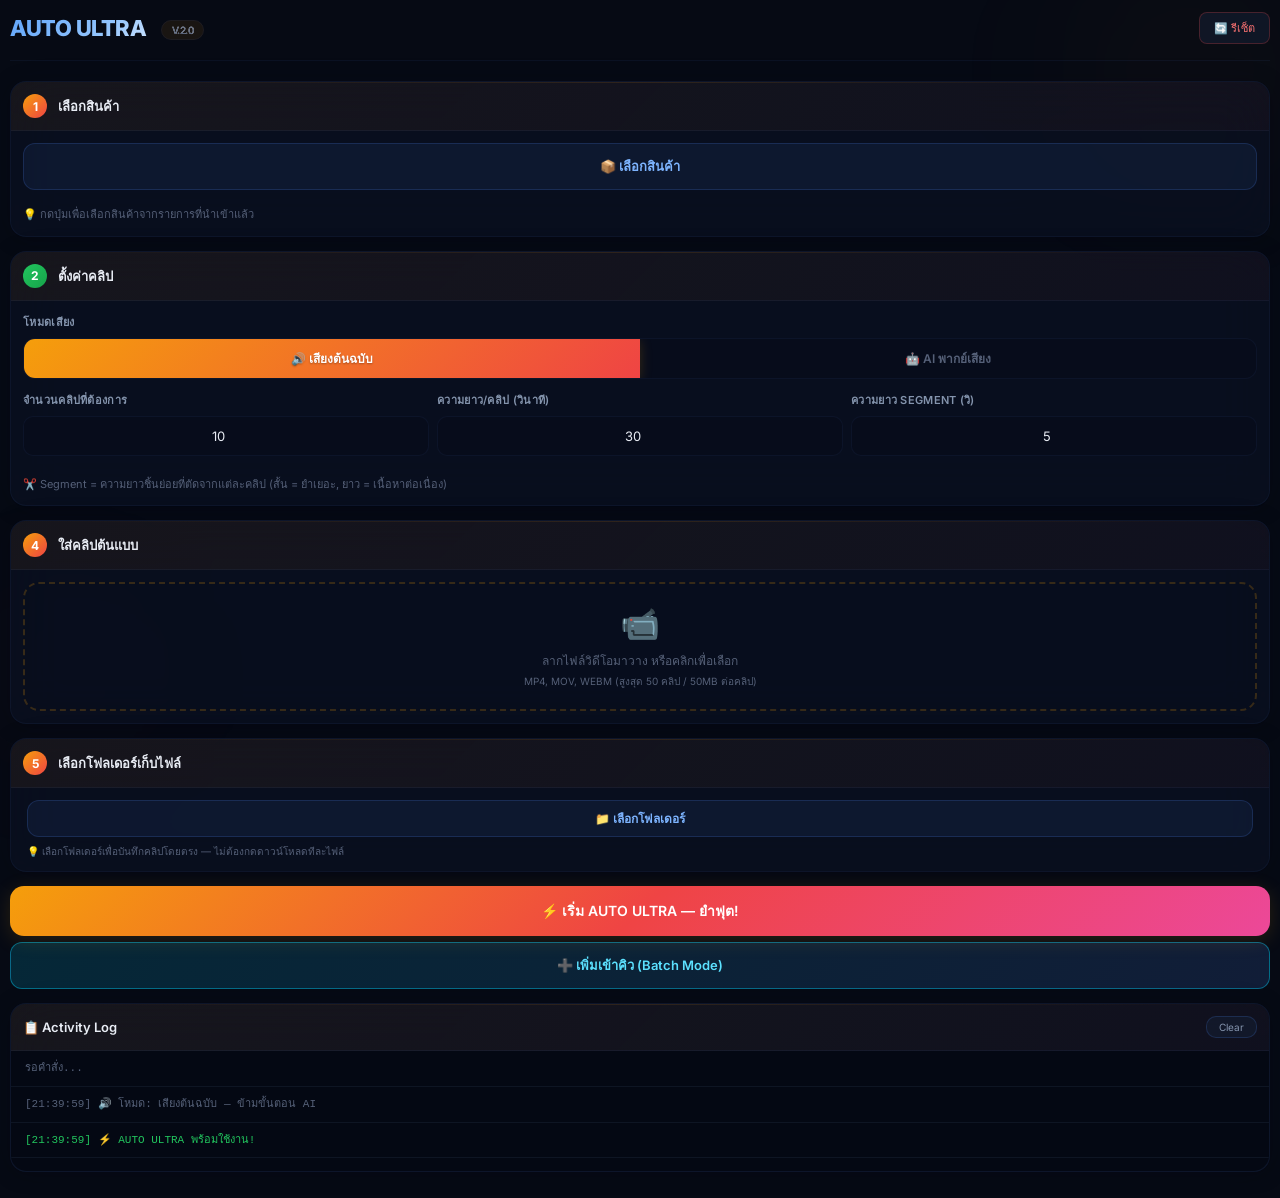
<file: app/src/main/assets/extension/ultra-cut.html>
<!-- © 2026 YumYum Thailand Co., Ltd. PROTECTED. Do NOT reverse engineer. -->
<!DOCTYPE html>
<html lang="th">

<head>
    <meta charset="UTF-8">
    <meta name="viewport" content="width=device-width, initial-scale=1.0">
    <title>AUTO ULTRA — ยำฟุตอัตโนมัติ</title>
    <link rel="preconnect" href="https://fonts.googleapis.com">
    <link rel="preconnect" href="https://fonts.gstatic.com" crossorigin>
    <link href="https://fonts.googleapis.com/css2?family=Inter:wght@400;500;600;700&display=swap" rel="stylesheet">
    <style>
        /* ================================================================
       APPLE GLASS PREMIUM THEME — AUTO ULTRA
       ================================================================ */
        :root {
            --bg-deep: #060a14;
            --bg-card: rgba(12, 18, 35, 0.65);
            --bg-card-hover: rgba(16, 24, 45, 0.75);
            --bg-input: rgba(8, 14, 28, 0.85);
            --border-subtle: rgba(80, 120, 200, 0.08);
            --border-glow: rgba(80, 140, 255, 0.18);
            --border-focus: rgba(80, 140, 255, 0.45);
            --accent: #5b9cf6;
            --accent-bright: #7db4ff;
            --accent-dim: #3d7ae0;
            --accent-orange: #f59e0b;
            --accent-green: #22c55e;
            --accent-red: #ef4444;
            --text-primary: #e8ecf4;
            --text-secondary: #8494ad;
            --text-muted: #556078;
            --shadow-card: 0 2px 20px rgba(0, 0, 0, 0.25), 0 0 40px rgba(60, 120, 220, 0.03);
            --shadow-glow: 0 0 25px rgba(80, 140, 255, 0.08);
            --radius-card: 16px;
            --radius-input: 10px;
            --radius-pill: 20px;
            --transition: 0.25s cubic-bezier(0.4, 0, 0.2, 1);
        }

        * {
            box-sizing: border-box;
            margin: 0;
            padding: 0;
        }

        body {
            font-family: 'Inter', -apple-system, BlinkMacSystemFont, sans-serif;
            background: var(--bg-deep);
            color: var(--text-primary);
            width: 100%;
            max-width: 100%;
            margin: 0;
            padding: 12px 10px;
            min-height: 100vh;
            position: relative;
            overflow-x: hidden;
            overflow-wrap: break-word;
            word-break: break-word;
        }

        body::before,
        body::after {
            content: '';
            position: fixed;
            border-radius: 50%;
            pointer-events: none;
            filter: blur(80px);
            z-index: 0;
        }

        body::before {
            width: 300px;
            height: 300px;
            background: radial-gradient(circle, rgba(245, 158, 11, 0.06) 0%, transparent 70%);
            top: -80px;
            right: -60px;
        }

        body::after {
            width: 250px;
            height: 250px;
            background: radial-gradient(circle, rgba(239, 68, 68, 0.04) 0%, transparent 70%);
            bottom: 100px;
            left: -60px;
        }

        #ultraCutContent {
            position: relative;
            z-index: 1;
        }

        /* — Header — */
        .page-header {
            display: flex;
            justify-content: space-between;
            align-items: center;
            margin-bottom: 20px;
            padding-bottom: 16px;
            border-bottom: 1px solid var(--border-subtle);
        }

        .page-header h2 {
            font-size: clamp(16px, 5vw, 22px);
            font-weight: 700;
            background: linear-gradient(135deg, #f59e0b 0%, #ef4444 40%, #ec4899 100%);
            -webkit-background-clip: text;
            -webkit-text-fill-color: transparent;
            background-clip: text;
            letter-spacing: -0.5px;
            white-space: nowrap;
        }

        .page-header .version-badge {
            font-size: 10px;
            font-weight: 500;
            -webkit-text-fill-color: var(--text-muted);
            background: rgba(245, 158, 11, 0.08);
            padding: 3px 10px;
            border-radius: var(--radius-pill);
            margin-left: 10px;
            vertical-align: middle;
            border: 1px solid var(--border-subtle);
        }

        /* — Glass Card — */
        .glass-card {
            background: var(--bg-card);
            backdrop-filter: blur(24px) saturate(1.3);
            border: 1px solid var(--border-subtle);
            border-radius: var(--radius-card);
            margin-bottom: 14px;
            overflow: hidden;
            box-shadow: var(--shadow-card);
            transition: border-color var(--transition), box-shadow var(--transition);
            position: relative;
        }

        .glass-card::before {
            content: '';
            position: absolute;
            top: 0;
            left: 0;
            right: 0;
            height: 1px;
            background: linear-gradient(90deg, transparent 0%, rgba(245, 158, 11, 0.12) 50%, transparent 100%);
            z-index: 1;
        }

        .glass-card:hover {
            border-color: var(--border-glow);
            box-shadow: var(--shadow-card), var(--shadow-glow);
        }

        .card-header {
            padding: 12px 12px;
            background: linear-gradient(135deg, rgba(245, 158, 11, 0.06) 0%, rgba(239, 68, 68, 0.03) 100%);
            font-size: 13px;
            font-weight: 600;
            color: var(--text-primary);
            border-bottom: 1px solid var(--border-subtle);
            display: flex;
            justify-content: space-between;
            align-items: center;
        }

        .card-body {
            padding: 12px 12px;
        }

        /* — Step Badge — */
        .step-badge {
            display: inline-flex;
            align-items: center;
            justify-content: center;
            width: 24px;
            height: 24px;
            border-radius: 50%;
            background: linear-gradient(135deg, var(--accent-orange), var(--accent-red));
            color: #fff;
            font-size: 12px;
            font-weight: 700;
            margin-right: 8px;
            flex-shrink: 0;
        }

        .step-badge.done {
            background: linear-gradient(135deg, var(--accent-green), #16a34a);
        }

        /* — Form — */
        .form-group {
            margin-bottom: 12px;
        }

        .form-group label {
            display: block;
            font-size: 11px;
            font-weight: 600;
            color: var(--text-secondary);
            margin-bottom: 7px;
            letter-spacing: 0.3px;
            text-transform: uppercase;
        }

        .form-row {
            display: flex;
            gap: 8px;
            flex-wrap: wrap;
        }

        .hint {
            font-size: 11px;
            color: var(--text-muted);
            margin-top: 8px;
            line-height: 1.6;
        }

        input[type="text"],
        input[type="number"],
        textarea,
        select {
            width: 100%;
            padding: 11px 14px;
            border: 1px solid var(--border-subtle);
            border-radius: var(--radius-input);
            background: var(--bg-input);
            color: var(--text-primary);
            font-size: 13px;
            font-family: inherit;
            transition: all var(--transition);
        }

        input:focus,
        textarea:focus,
        select:focus {
            outline: none;
            border-color: var(--border-focus);
            box-shadow: 0 0 0 3px rgba(80, 140, 255, 0.08), 0 0 20px rgba(80, 140, 255, 0.06);
        }

        select {
            cursor: pointer;
            appearance: none;
            background-image: url("data:image/svg+xml,%3Csvg width='10' height='6' viewBox='0 0 10 6' fill='none' xmlns='http://www.w3.org/2000/svg'%3E%3Cpath d='M1 1L5 5L9 1' stroke='%238494ad' stroke-width='1.5' stroke-linecap='round' stroke-linejoin='round'/%3E%3C/svg%3E");
            background-repeat: no-repeat;
            background-position: right 12px center;
            padding-right: 32px;
        }

        /* — Buttons — */
        .btn-primary {
            width: 100%;
            padding: 14px;
            font-size: 14px;
            font-weight: 600;
            font-family: inherit;
            background: linear-gradient(135deg, var(--accent-orange) 0%, var(--accent-red) 50%, #ec4899 100%);
            border: none;
            border-radius: 14px;
            color: #fff;
            cursor: pointer;
            transition: all 0.3s ease;
            position: relative;
            overflow: hidden;
            box-shadow: 0 4px 20px rgba(245, 158, 11, 0.15);
        }

        .btn-primary:hover {
            transform: translateY(-2px);
            box-shadow: 0 8px 30px rgba(245, 158, 11, 0.25);
        }

        .btn-primary:disabled {
            opacity: 0.5;
            cursor: not-allowed;
            transform: none;
        }

        .btn-secondary {
            width: 100%;
            padding: 12px;
            font-size: 13px;
            font-weight: 600;
            font-family: inherit;
            background: rgba(80, 140, 255, 0.08);
            border: 1px solid var(--border-glow);
            border-radius: 12px;
            color: var(--accent-bright);
            cursor: pointer;
            transition: all var(--transition);
        }

        .btn-secondary:hover {
            background: rgba(80, 140, 255, 0.15);
            border-color: var(--border-focus);
        }

        .btn-danger {
            width: 100%;
            padding: 14px;
            font-size: 14px;
            font-weight: 600;
            font-family: inherit;
            background: linear-gradient(135deg, #ef4444 0%, #dc2626 100%);
            border: none;
            border-radius: 14px;
            color: #fff;
            cursor: pointer;
        }

        .btn-ghost {
            padding: 7px 16px;
            font-size: 12px;
            font-family: inherit;
            background: rgba(20, 30, 50, 0.6);
            border: 1px solid var(--border-glow);
            border-radius: var(--radius-input);
            color: var(--text-secondary);
            cursor: pointer;
            transition: all var(--transition);
        }

        .btn-ghost:hover {
            background: rgba(80, 140, 255, 0.08);
            color: var(--accent-bright);
        }

        /* — Script Cards — */
        .script-card {
            padding: 14px;
            background: rgba(10, 16, 30, 0.5);
            border: 2px solid var(--border-subtle);
            border-radius: 14px;
            cursor: pointer;
            transition: all var(--transition);
            margin-bottom: 10px;
        }

        .script-card:hover {
            border-color: var(--border-glow);
            background: rgba(16, 24, 45, 0.5);
        }

        .script-card.selected {
            border-color: var(--accent-orange);
            background: rgba(245, 158, 11, 0.05);
            box-shadow: 0 0 20px rgba(245, 158, 11, 0.08);
        }

        .script-card-header {
            display: flex;
            justify-content: space-between;
            align-items: center;
            margin-bottom: 8px;
        }

        .script-card-style {
            font-size: 11px;
            font-weight: 600;
            color: var(--accent-orange);
            background: rgba(245, 158, 11, 0.1);
            padding: 2px 10px;
            border-radius: 20px;
        }

        .script-card-text {
            font-size: 12px;
            color: var(--text-secondary);
            line-height: 1.7;
        }

        /* — Upload Zone — */
        .upload-zone {
            min-height: 120px;
            border: 2px dashed rgba(245, 158, 11, 0.2);
            border-radius: var(--radius-card);
            display: flex;
            flex-direction: column;
            align-items: center;
            justify-content: center;
            cursor: pointer;
            background: rgba(8, 14, 28, 0.5);
            transition: all var(--transition);
            padding: 20px;
        }

        .upload-zone:hover,
        .upload-zone.dragover {
            border-color: var(--accent-orange);
            background: rgba(245, 158, 11, 0.03);
            box-shadow: 0 0 30px rgba(245, 158, 11, 0.05);
        }

        .upload-zone-icon {
            font-size: 32px;
            margin-bottom: 8px;
        }

        .upload-zone-text {
            font-size: 12px;
            color: var(--text-muted);
        }

        /* — Video Thumbnail Grid — */
        .video-grid {
            display: grid;
            grid-template-columns: repeat(3, 1fr);
            gap: 8px;
            margin-top: 12px;
        }

        .video-thumb {
            position: relative;
            aspect-ratio: 16/9;
            border-radius: 10px;
            overflow: hidden;
            background: rgba(20, 30, 50, 0.6);
            border: 1px solid var(--border-subtle);
        }

        .video-thumb video {
            width: 100%;
            height: 100%;
            object-fit: cover;
        }

        .video-thumb .remove-btn {
            position: absolute;
            top: 4px;
            right: 4px;
            width: 20px;
            height: 20px;
            border-radius: 50%;
            background: rgba(239, 68, 68, 0.8);
            color: #fff;
            border: none;
            font-size: 10px;
            cursor: pointer;
            display: flex;
            align-items: center;
            justify-content: center;
        }

        .video-thumb .duration-badge {
            position: absolute;
            bottom: 4px;
            right: 4px;
            background: rgba(0, 0, 0, 0.7);
            color: #fff;
            font-size: 9px;
            padding: 2px 6px;
            border-radius: 4px;
        }

        /* — Progress — */
        .progress-bar-wrap {
            background: rgba(30, 41, 59, 0.6);
            border-radius: 10px;
            height: 8px;
            overflow: hidden;
            margin: 10px 0;
        }

        .progress-bar {
            background: linear-gradient(90deg, #f59e0b, #ef4444);
            height: 100%;
            width: 0%;
            transition: width 0.3s;
            border-radius: 10px;
        }

        /* — Activity Log — */
        .log-container {
            min-height: 120px;
            max-height: 250px;
            overflow-y: auto;
            font-family: 'SF Mono', 'Fira Code', monospace;
            font-size: 11px;
            line-height: 1.7;
            background: rgba(4, 8, 18, 0.8);
            border-radius: 0 0 var(--radius-card) var(--radius-card);
        }

        .log-entry {
            padding: 8px 14px;
            color: var(--text-muted);
            border-bottom: 1px solid rgba(30, 40, 60, 0.4);
        }

        .log-entry.success {
            color: var(--accent-green);
        }

        .log-entry.error {
            color: var(--accent-red);
        }

        .log-entry.warning {
            color: var(--accent-orange);
        }

        /* — Output Grid — */
        .output-grid {
            display: grid;
            grid-template-columns: 1fr 1fr;
            gap: 10px;
        }

        .output-card {
            background: rgba(10, 16, 30, 0.5);
            border: 1px solid var(--border-subtle);
            border-radius: 12px;
            overflow: hidden;
            transition: all var(--transition);
        }

        .output-card:hover {
            border-color: var(--accent-orange);
        }

        .output-card video {
            width: 100%;
            aspect-ratio: 9/16;
            object-fit: cover;
            background: #000;
        }

        .output-card-footer {
            padding: 8px 10px;
            display: flex;
            justify-content: space-between;
            align-items: center;
            font-size: 11px;
            color: var(--text-secondary);
        }

        .output-card-footer button {
            padding: 4px 12px;
            background: var(--accent-orange);
            border: none;
            border-radius: 6px;
            color: #fff;
            font-size: 10px;
            font-weight: 600;
            cursor: pointer;
        }

        /* — Audio Preview — */
        .audio-preview {
            display: flex;
            align-items: center;
            gap: 8px;
            padding: 8px 12px;
            background: rgba(10, 16, 30, 0.5);
            border: 1px solid var(--border-subtle);
            border-radius: 10px;
            margin-top: 6px;
        }

        .audio-preview audio {
            flex: 1;
            height: 28px;
        }

        .audio-preview .voice-label {
            font-size: 10px;
            color: var(--text-muted);
            white-space: nowrap;
        }

        /* — Animations — */
        @keyframes fadeSlideIn {
            from {
                opacity: 0;
                transform: translateY(12px);
            }

            to {
                opacity: 1;
                transform: translateY(0);
            }
        }

        @keyframes subtleGlow {

            0%,
            100% {
                box-shadow: 0 0 20px rgba(245, 158, 11, 0.03);
            }

            50% {
                box-shadow: 0 0 30px rgba(245, 158, 11, 0.07);
            }
        }

        .glass-card {
            animation: fadeSlideIn 0.45s ease both;
        }

        .glass-card:nth-child(2) {
            animation-delay: 0.06s;
        }

        .glass-card:nth-child(3) {
            animation-delay: 0.12s;
        }

        .glass-card:nth-child(4) {
            animation-delay: 0.18s;
        }

        .glass-card:nth-child(5) {
            animation-delay: 0.24s;
        }

        .btn-primary {
            animation: subtleGlow 4s ease-in-out infinite;
        }

        ::-webkit-scrollbar {
            width: 3px;
        }

        ::-webkit-scrollbar-track {
            background: transparent;
        }

        ::-webkit-scrollbar-thumb {
            background: rgba(245, 158, 11, 0.15);
            border-radius: 3px;
        }

        ::selection {
            background: rgba(245, 158, 11, 0.25);
            color: #fff;
        }

        /* — Mode Toggle — */
        .mode-toggle {
            display: flex;
            gap: 0;
            border-radius: 12px;
            overflow: hidden;
            border: 1px solid var(--border-subtle);
            background: var(--bg-input);
        }

        .mode-btn {
            flex: 1;
            padding: 10px 4px;
            font-size: 12px;
            font-weight: 600;
            font-family: inherit;
            border: none;
            background: transparent;
            color: var(--text-muted);
            cursor: pointer;
            transition: all var(--transition);
            text-align: center;
            white-space: nowrap;
            overflow: hidden;
            text-overflow: ellipsis;
        }

        .mode-btn:hover {
            color: var(--text-secondary);
            background: rgba(80, 140, 255, 0.05);
        }

        .mode-btn.active {
            background: linear-gradient(135deg, var(--accent-orange), var(--accent-red));
            color: #fff;
            text-shadow: 0 1px 2px rgba(0, 0, 0, 0.3);
            box-shadow: 0 2px 12px rgba(245, 158, 11, 0.2);
        }

        .hidden {
            display: none !important;
        }

        /* — Product Popup Overlay — */
        .popup-overlay {
            position: fixed;
            top: 0;
            left: 0;
            right: 0;
            bottom: 0;
            background: rgba(0, 0, 0, 0.75);
            backdrop-filter: blur(8px);
            z-index: 1000;
            display: flex;
            align-items: flex-start;
            justify-content: center;
            padding-top: 24px;
            animation: fadeIn 0.25s ease;
        }

        @keyframes fadeIn {
            from {
                opacity: 0;
            }

            to {
                opacity: 1;
            }
        }

        @keyframes slideUp {
            from {
                opacity: 0;
                transform: translateY(20px) scale(0.97);
            }

            to {
                opacity: 1;
                transform: translateY(0) scale(1);
            }
        }

        .popup-content {
            width: 95%;
            max-width: 520px;
            max-height: 88vh;
            background: linear-gradient(135deg, hsla(222, 50%, 10%, 0.98), hsla(222, 45%, 7%, 0.97));
            border: 1px solid var(--border-glow);
            border-radius: 16px;
            box-shadow: 0 24px 80px rgba(0, 0, 0, 0.6), 0 0 50px rgba(80, 140, 255, 0.06);
            display: flex;
            flex-direction: column;
            overflow: hidden;
            animation: slideUp 0.3s ease;
        }

        .popup-header {
            display: flex;
            justify-content: space-between;
            align-items: center;
            padding: 16px 20px;
            border-bottom: 1px solid var(--border-subtle);
            background: linear-gradient(135deg, rgba(245, 158, 11, 0.06), rgba(80, 140, 255, 0.03));
        }

        .popup-header h3 {
            font-size: 15px;
            font-weight: 700;
            color: var(--text-primary);
        }

        .popup-close {
            width: 30px;
            height: 30px;
            border-radius: 8px;
            border: 1px solid var(--border-subtle);
            background: rgba(20, 30, 50, 0.6);
            color: var(--text-secondary);
            font-size: 14px;
            cursor: pointer;
            display: flex;
            align-items: center;
            justify-content: center;
            transition: all var(--transition);
        }

        .popup-close:hover {
            background: rgba(239, 68, 68, 0.15);
            color: var(--accent-red);
            border-color: rgba(239, 68, 68, 0.3);
        }

        .popup-search {
            padding: 10px 16px;
            border-bottom: 1px solid var(--border-subtle);
        }

        .popup-search input {
            width: 100%;
            padding: 10px 14px;
            border: 1px solid var(--border-subtle);
            border-radius: var(--radius-input);
            background: var(--bg-input);
            color: var(--text-primary);
            font-size: 13px;
            font-family: inherit;
            transition: border-color 0.2s;
        }

        .popup-search input:focus {
            border-color: var(--accent-blue);
            outline: none;
        }

        .popup-list {
            flex: 1;
            overflow-y: auto;
            padding: 12px;
            min-height: 150px;
        }

        /* ——— 2-Column Grid Layout ——— */
        .popup-product-grid {
            display: grid;
            grid-template-columns: repeat(2, 1fr);
            gap: 10px;
        }

        .popup-product-card {
            background: rgba(20, 35, 65, 0.4);
            border: 1px solid var(--border-subtle);
            border-radius: 12px;
            overflow: hidden;
            cursor: pointer;
            transition: all 0.25s ease;
            position: relative;
        }

        .popup-product-delete-btn {
            position: absolute;
            top: 6px;
            left: 6px;
            width: 28px;
            height: 28px;
            border-radius: 50%;
            background: rgba(239, 68, 68, 0.85);
            border: none;
            color: #fff;
            font-size: 13px;
            cursor: pointer;
            display: flex;
            align-items: center;
            justify-content: center;
            z-index: 5;
            opacity: 0;
            transition: opacity 0.2s;
            box-shadow: 0 2px 8px rgba(0, 0, 0, 0.4);
        }

        .popup-product-card:hover .popup-product-delete-btn {
            opacity: 1;
        }

        .popup-product-delete-btn:hover {
            background: rgba(239, 68, 68, 1);
            transform: scale(1.1);
        }

        .popup-product-card:hover {
            background: rgba(30, 50, 90, 0.5);
            border-color: var(--border-glow);
            transform: translateY(-2px);
            box-shadow: 0 8px 24px rgba(0, 0, 0, 0.3);
        }

        .popup-product-card.selected {
            border-color: var(--accent-orange);
            background: rgba(245, 158, 11, 0.08);
            box-shadow: 0 0 20px rgba(245, 158, 11, 0.1);
        }

        .popup-product-card.selected::after {
            content: '✓';
            position: absolute;
            top: 8px;
            right: 8px;
            width: 22px;
            height: 22px;
            background: var(--accent-orange);
            color: #000;
            border-radius: 50%;
            display: flex;
            align-items: center;
            justify-content: center;
            font-size: 12px;
            font-weight: 700;
            z-index: 2;
        }

        .popup-product-card-img {
            width: 100%;
            aspect-ratio: 1;
            object-fit: cover;
            background: rgba(15, 25, 45, 0.6);
            border-bottom: 1px solid var(--border-subtle);
        }

        .popup-product-card-placeholder {
            width: 100%;
            aspect-ratio: 1;
            background: linear-gradient(135deg, rgba(20, 35, 60, 0.5), rgba(30, 50, 80, 0.3));
            display: flex;
            align-items: center;
            justify-content: center;
            font-size: 40px;
            border-bottom: 1px solid var(--border-subtle);
        }

        .popup-product-card-body {
            padding: 10px 12px;
        }

        .popup-product-card-name {
            font-size: 12px;
            font-weight: 600;
            color: var(--text-primary);
            display: -webkit-box;
            -webkit-line-clamp: 2;
            -webkit-box-orient: vertical;
            overflow: hidden;
            line-height: 1.4;
            min-height: 34px;
        }

        .popup-product-card-desc {
            font-size: 10px;
            color: var(--text-muted);
            margin-top: 4px;
            display: -webkit-box;
            -webkit-line-clamp: 2;
            -webkit-box-orient: vertical;
            overflow: hidden;
            line-height: 1.3;
        }

        .popup-product-card-price {
            font-size: 12px;
            font-weight: 700;
            color: var(--accent-orange);
            margin-top: 6px;
        }

        /* ——— Fetch products button in popup ——— */
        .popup-fetch-btn {
            display: flex;
            align-items: center;
            gap: 10px;
            padding: 12px 14px;
            margin-bottom: 10px;
            background: linear-gradient(135deg, rgba(80, 140, 255, 0.08), rgba(80, 140, 255, 0.04));
            border: 1px dashed rgba(80, 140, 255, 0.3);
            border-radius: 12px;
            cursor: pointer;
            color: var(--accent-blue);
            font-size: 13px;
            font-weight: 500;
            transition: all 0.2s;
        }

        .popup-fetch-btn:hover {
            background: rgba(80, 140, 255, 0.12);
            border-color: rgba(80, 140, 255, 0.5);
        }

        .popup-fetch-btn .icon {
            font-size: 20px;
        }

        .popup-empty {
            text-align: center;
            padding: 40px 20px;
            color: var(--text-muted);
            font-size: 13px;
        }

        .popup-empty .icon {
            font-size: 40px;
            margin-bottom: 10px;
        }

        /* — Selected Product Display — */
        .selected-product-display {
            display: flex;
            align-items: flex-start;
            gap: 8px;
            padding: 10px 12px;
            background: rgba(245, 158, 11, 0.06);
            border: 1px solid rgba(245, 158, 11, 0.15);
            border-radius: var(--radius-input);
            margin-top: 8px;
            flex-wrap: wrap;
        }

        .selected-product-display .name {
            flex: 1;
            min-width: 0;
            font-size: 13px;
            font-weight: 500;
            color: var(--accent-orange);
            word-break: break-word;
            overflow-wrap: break-word;
        }

        .selected-product-display .change-btn {
            font-size: 11px;
            color: var(--text-muted);
            cursor: pointer;
            border: none;
            background: none;
            font-family: inherit;
            text-decoration: underline;
            flex-shrink: 0;
        }

        .selected-product-display .change-btn:hover {
            color: var(--accent-bright);
        }

        /* — Batch Queue — */
        .batch-queue-list {
            display: flex;
            flex-direction: column;
            gap: 6px;
            max-height: 300px;
            overflow-y: auto;
        }

        .batch-queue-card {
            display: flex;
            align-items: center;
            gap: 10px;
            padding: 10px 12px;
            background: rgba(10, 16, 30, 0.5);
            border: 1px solid var(--border-subtle);
            border-radius: 10px;
            transition: all var(--transition);
        }

        .batch-queue-card:hover {
            border-color: var(--border-glow);
        }

        .batch-queue-card.processing {
            border-color: rgba(245, 158, 11, 0.4);
            background: rgba(245, 158, 11, 0.06);
        }

        .batch-queue-card.done {
            border-color: rgba(34, 197, 94, 0.3);
            background: rgba(34, 197, 94, 0.04);
        }

        .batch-queue-card.error {
            border-color: rgba(239, 68, 68, 0.3);
            background: rgba(239, 68, 68, 0.04);
        }

        .batch-queue-num {
            width: 22px;
            height: 22px;
            display: flex;
            align-items: center;
            justify-content: center;
            border-radius: 50%;
            background: rgba(80, 140, 255, 0.15);
            color: var(--accent-bright);
            font-size: 11px;
            font-weight: 700;
            flex-shrink: 0;
        }

        .batch-queue-card.done .batch-queue-num {
            background: rgba(34, 197, 94, 0.2);
            color: var(--accent-green);
        }

        .batch-queue-card.processing .batch-queue-num {
            background: rgba(245, 158, 11, 0.2);
            color: var(--accent-orange);
            animation: pulse 1.5s ease-in-out infinite;
        }

        @keyframes pulse {

            0%,
            100% {
                opacity: 1;
            }

            50% {
                opacity: 0.5;
            }
        }

        .batch-queue-info {
            flex: 1;
            min-width: 0;
        }

        .batch-queue-name {
            font-size: 13px;
            font-weight: 600;
            color: var(--text-primary);
            white-space: nowrap;
            overflow: hidden;
            text-overflow: ellipsis;
        }

        .batch-queue-meta {
            font-size: 10px;
            color: var(--text-muted);
            margin-top: 2px;
        }

        .batch-queue-remove {
            width: 22px;
            height: 22px;
            display: flex;
            align-items: center;
            justify-content: center;
            border-radius: 50%;
            background: rgba(239, 68, 68, 0.12);
            border: none;
            color: var(--accent-red);
            font-size: 11px;
            cursor: pointer;
            flex-shrink: 0;
            opacity: 0;
            transition: all var(--transition);
        }

        .batch-queue-card:hover .batch-queue-remove {
            opacity: 1;
        }

        .batch-queue-remove:hover {
            background: rgba(239, 68, 68, 0.3);
        }
    </style>
</head>

<body>
    <div id="ultraCutContent">

        
        <div class="page-header" style="display:flex;align-items:center;justify-content:space-between;">
            <h2
                style="background:linear-gradient(135deg,#60a5fa,#93c5fd,#ffffff);-webkit-background-clip:text;-webkit-text-fill-color:transparent;font-weight:800;">
                AUTO ULTRA <span class="version-badge">V.2.0</span></h2>
            <button id="resetAllBtn" class="btn-ghost" style="font-size:11px;padding:6px 14px;
                border:1px solid rgba(239,68,68,0.25);color:#f87171;border-radius:8px;"
                title="รีเซ็ตทุกอย่าง เริ่มต้นใหม่">
                🔄 รีเซ็ต
            </button>
        </div>

        
        <div class="glass-card" id="step1Card">
            <div class="card-header">
                <span><span class="step-badge" id="step1Badge">1</span> เลือกสินค้า</span>
            </div>
            <div class="card-body">
                <button id="openProductPopupBtn" class="btn-secondary" style="margin-bottom:8px;">
                    📦 เลือกสินค้า
                </button>
                <div id="selectedProductArea" class="hidden">
                    <div class="selected-product-display">
                        <span class="name" id="selectedProductName"></span>
                        <button class="change-btn" id="changeProductBtn">เปลี่ยน</button>
                    </div>
                </div>
                <input type="hidden" id="productNameInput">
                <p class="hint">💡 กดปุ่มเพื่อเลือกสินค้าจากรายการที่นำเข้าแล้ว</p>
            </div>
        </div>

        
        <div id="productPopupOverlay" class="popup-overlay hidden">
            <div class="popup-content">
                <div class="popup-header">
                    <h3>📦 เลือกสินค้า</h3>
                    <button class="popup-close" id="closeProductPopup">✕</button>
                </div>
                <div class="popup-search">
                    <input type="text" id="productSearchInput" placeholder="🔍 ค้นหาสินค้า...">
                </div>
                <div class="popup-list" id="productPopupList">
                    <div class="popup-empty">
                        <div class="icon">📦</div>
                        <div>กำลังโหลดรายการสินค้า...</div>
                    </div>
                </div>
            </div>
        </div>

        
        <div class="glass-card" id="step2Card">
            <div class="card-header">
                <span><span class="step-badge" id="step2Badge">2</span> ตั้งค่าคลิป</span>
            </div>
            <div class="card-body">
                
                <div class="form-group">
                    <label>โหมดเสียง</label>
                    <div class="mode-toggle" id="modeToggle">
                        <button class="mode-btn active" data-mode="original" id="modeOriginalBtn">
                            🔊 เสียงต้นฉบับ
                        </button>
                        <button class="mode-btn" data-mode="ai_voice" id="modeAiBtn">
                            🤖 AI พากย์เสียง
                        </button>
                    </div>
                </div>

                <div class="form-row" style="flex-wrap:wrap;">
                    <div class="form-group" style="flex:1;min-width:100px;">
                        <label>จำนวนคลิปที่ต้องการ</label>
                        <input type="number" id="outputCountInput" value="10" min="1" max="200"
                            style="text-align:center;">
                    </div>
                    <div class="form-group" style="flex:1;min-width:100px;">
                        <label>ความยาว/คลิป (วินาที)</label>
                        <input type="number" id="clipDurationInput" value="30" min="10" max="120"
                            style="text-align:center;">
                    </div>
                    <div class="form-group" style="flex:1;min-width:100px;">
                        <label>ความยาว Segment (วิ)</label>
                        <input type="number" id="segmentDurationInput" value="5" min="2" max="15"
                            style="text-align:center;">
                    </div>
                </div>

                <p class="hint">✂️ Segment = ความยาวชิ้นย่อยที่ตัดจากแต่ละคลิป (สั้น = ยำเยอะ, ยาว =
                    เนื้อหาต่อเนื่อง)</p>
            </div>
        </div>

        
        <div class="glass-card" id="step3Card">
            <div class="card-header">
                <span><span class="step-badge" id="step3Badge">3</span> 🤖 AI สร้างสคริป + เจนเสียง</span>
            </div>
            <div class="card-body">
                <div class="form-row" style="flex-wrap:wrap;">
                    <div class="form-group" style="flex:1;min-width:140px;">
                        <label>สไตล์บทพูด</label>
                        <select id="scriptMoodSelect">
                            <option value="random" selected>🎲 AI สุ่มให้</option>
                            <option value="viral_roast">🤬 หยาบคายดุดัน</option>
                            <option value="Friendly">😊 เป็นมิตร</option>
                            <option value="Enthusiastic">🤩 ตื่นเต้น</option>
                            <option value="Professional">💼 มืออาชีพ</option>
                            <option value="Energetic">⚡ มีพลัง</option>
                            <option value="Calm">☁️ สงบ</option>
                            <option value="Persuasive">🎯 โน้มน้าว</option>
                            <option value="Humorous">😂 ตลก</option>
                            <option value="Dramatic">🎭 ดราม่า</option>
                            <option value="Casual">🎵 สบายๆ</option>
                            <option value="Rapper">🎤 แร็พเปอร์</option>
                            <option value="isan">🌾 อีสาน</option>
                            <option value="southern">🌊 ใต้</option>
                            <option value="northern">🏔️ เหนือ</option>
                        </select>
                    </div>
                    <div class="form-group" style="flex:1;min-width:100px;">
                        <label>ภาษา</label>
                        <select id="scriptLangSelect">
                            <option value="th" selected>🇹🇭 ไทย</option>
                            <option value="en">🇺🇸 English</option>
                        </select>
                    </div>
                </div>

                <div class="form-group">
                    <label>เสียงพากย์</label>
                    <select id="voiceTypeSelect">
                        <optgroup label="👨 ผู้ชาย">
                            <option value="male-teen">👦 วัยรุ่น</option>
                            <option value="male-young">🧑 หนุ่ม</option>
                            <option value="male-adult" selected>👨 ผู้ใหญ่</option>
                            <option value="male-deep">🗣️ เสียงทุ้ม</option>
                            <option value="male-energetic">⚡ กระฉับกระเฉง</option>
                            <option value="male-calm">☁️ สงบ</option>
                            <option value="male-presenter">🎙️ พิธีกร</option>
                            <option value="male-narrator">📖 ผู้บรรยาย</option>
                        </optgroup>
                        <optgroup label="👩 ผู้หญิง">
                            <option value="female-teen">👧 วัยรุ่น</option>
                            <option value="female-young">👩 สาว</option>
                            <option value="female-adult">👩‍💼 ผู้ใหญ่</option>
                            <option value="female-sweet">🍬 หวาน</option>
                            <option value="female-clear">💎 ใส</option>
                            <option value="female-energetic">⚡ กระฉับกระเฉง</option>
                            <option value="female-soft">🌸 นุ่มนวล</option>
                            <option value="female-presenter">🎙️ พิธีกร</option>
                        </optgroup>
                    </select>
                </div>

                <button id="generateAllBtn" class="btn-secondary" style="margin-top:4px;">
                    ✨ สร้างสคริป + เจนเสียง (Auto)
                </button>

                <div id="aiStatus" class="hidden" style="margin-top:10px;font-size:12px;color:var(--accent-orange);">
                </div>

                
                <div id="scriptsContainer" class="hidden" style="margin-top:14px;">
                    <div style="font-size:12px;color:var(--accent-orange);margin-bottom:10px;">📝 สคริปที่สร้าง:
                    </div>
                    <div id="scriptsList" style="max-height:200px;overflow-y:auto;"></div>
                </div>

                
                <div id="voicesContainer" class="hidden" style="margin-top:12px;max-height:200px;overflow-y:auto;">
                </div>

                <p class="hint" id="aiHint">🤖 ระบบจะสร้างสคริปและเจนเสียงตามจำนวนคลิปที่ตั้งไว้ (Step 2) อัตโนมัติ
                </p>
            </div>
        </div>

        
        <div class="glass-card" id="step4Card">
            <div class="card-header">
                <span><span class="step-badge" id="step4Badge">4</span> ใส่คลิปต้นแบบ</span>
                <span id="videoCountBadge" style="font-size:11px;color:var(--text-muted);"></span>
            </div>
            <div class="card-body">
                <div class="upload-zone" id="uploadZone">
                    <div class="upload-zone-icon">📹</div>
                    <div class="upload-zone-text">ลากไฟล์วิดีโอมาวาง หรือคลิกเพื่อเลือก</div>
                    <div class="upload-zone-text" style="margin-top:4px;font-size:10px;">MP4, MOV, WEBM (สูงสุด 50 คลิป
                        / 50MB ต่อคลิป)</div>
                </div>
                <input type="file" id="videoFileInput" accept="video/mp4,video/quicktime,video/webm" multiple hidden>
                <div id="videoGrid" class="video-grid hidden"></div>
            </div>
        </div>

        
        <div class="glass-card" style="margin-top:10px;" id="folderPickerCard">
            <div class="card-header">
                <span><span class="step-badge" id="step5Badge">5</span> เลือกโฟลเดอร์เก็บไฟล์</span>
            </div>
            <div class="card-body" style="padding:12px 16px;">
                <div style="display:flex;align-items:center;gap:10px;">
                    <button id="pickFolderBtn" class="btn-secondary"
                        style="flex-shrink:0;padding:8px 16px;font-size:12px;">
                        📁 เลือกโฟลเดอร์
                    </button>
                    <div id="folderDisplay"
                        style="flex:1;font-size:12px;color:var(--text-muted);overflow:hidden;text-overflow:ellipsis;white-space:nowrap;">
                        ⬇️ จะดาวน์โหลดไปยังโฟลเดอร์ Downloads ปกติ
                    </div>
                </div>
                <p class="hint" style="margin-top:6px;font-size:10px;color:var(--text-muted);">
                    💡 เลือกโฟลเดอร์เพื่อบันทึกคลิปโดยตรง — ไม่ต้องกดดาวน์โหลดทีละไฟล์
                </p>
            </div>
        </div>

        
        <div style="display:flex;flex-direction:column;gap:6px;margin-top:6px;">
            <button id="startUltraCutBtn" class="btn-primary">
                ⚡ เริ่ม AUTO ULTRA — ยำฟุต!
            </button>
            <button id="addToQueueBtn" class="btn-secondary" style="font-size:13px; background: linear-gradient(135deg, rgba(0,212,255,0.15), rgba(80,140,255,0.15)); border-color: rgba(0,212,255,0.4); color: #5ce1ff;"
                title="เพิ่มเข้าคิว Batch">
                ➕ เพิ่มเข้าคิว (Batch Mode)
            </button>
        </div>

        
        <button id="stopBtn" class="btn-danger hidden" style="margin-top:8px;">
            ⏹ หยุด
        </button>

        
        <div id="batchQueueSection" class="glass-card hidden" style="margin-top:14px;">
            <div class="card-header">
                <span>📋 คิวงาน (<span id="batchQueueCount">0</span>)</span>
                <button id="clearBatchQueueBtn" class="btn-ghost" style="font-size:11px;">🗑️ ล้างคิว</button>
            </div>
            <div class="card-body" style="padding:8px;">
                <div id="batchQueueList" class="batch-queue-list"></div>
                <button id="startBatchBtn" class="btn-primary" style="margin-top:10px;">
                    🚀 เริ่มยำทั้งหมด
                </button>
            </div>
            
            <div id="batchProgressWrap" class="hidden" style="padding:8px 12px 12px;">
                <div style="font-size:12px;color:var(--accent-orange);margin-bottom:6px;">
                    <span id="batchProgressLabel">กำลังประมวลผล...</span>
                </div>
                <div class="progress-bar-wrap">
                    <div id="batchProgressBar" class="progress-bar" style="width:0%;"></div>
                </div>
            </div>
        </div>

        
        <div id="progressSection" class="glass-card hidden" style="margin-top:14px;">
            <div class="card-header">
                <span>⏳ กำลังทำงาน...</span>
                <span id="progressPercent" style="font-size:12px;color:var(--accent-orange);">0%</span>
            </div>
            <div class="card-body">
                <div id="progressStatus" style="font-size:12px;color:var(--accent-orange);margin-bottom:8px;">
                    กำลังเตรียมการ...</div>
                <div class="progress-bar-wrap">
                    <div id="progressBar" class="progress-bar"></div>
                </div>
            </div>
        </div>

        
        <div id="outputSection" class="glass-card hidden" style="margin-top:14px;">
            <div class="card-header">
                <span>📦 ผลลัพธ์</span>
                <button id="downloadAllBtn" class="btn-ghost">⬇️ ดาวน์โหลดทั้งหมด</button>
            </div>
            <div class="card-body">
                <div id="outputGrid" class="output-grid"></div>
            </div>
        </div>

        
        <div id="downloadPopupOverlay" class="popup-overlay hidden">
            <div class="popup-content" style="max-width:480px;display:flex;flex-direction:column;overflow:hidden;">

                
                <div style="position:relative;padding:28px 24px 20px;text-align:center;
                    background:linear-gradient(135deg, rgba(34,197,94,0.15) 0%, rgba(80,140,255,0.10) 50%, rgba(168,85,247,0.08) 100%);
                    border-bottom:1px solid rgba(34,197,94,0.15);">
                    <div style="font-size:56px;margin-bottom:8px;animation:popIn 0.5s ease-out;">🎉</div>
                    <h3 style="margin:0 0 4px;font-size:20px;font-weight:800;
                        background:linear-gradient(135deg,#22c55e,#508cff,#a855f7);
                        -webkit-background-clip:text;-webkit-text-fill-color:transparent;">
                        AUTO ULTRA สำเร็จ!
                    </h3>
                    <p id="popupWowText" style="margin:0;font-size:12px;color:var(--text-muted);font-weight:500;"></p>
                    <button class="popup-close" id="closeDownloadPopup"
                        style="position:absolute;top:12px;right:12px;z-index:10;">✕</button>
                </div>

                
                <div style="padding:16px 20px;">
                    <div id="popupStatsGrid"
                        style="display:grid;grid-template-columns:1fr 1fr;gap:10px;margin-bottom:16px;">
                        
                    </div>

                    
                    <div id="popupSpeedBar" style="background:linear-gradient(135deg, rgba(34,197,94,0.08), rgba(80,140,255,0.05));
                        border:1px solid rgba(34,197,94,0.15);border-radius:10px;padding:10px 14px;
                        text-align:center;margin-bottom:14px;">
                    </div>
                </div>

                
                <div style="padding:0 20px 12px;flex:1;overflow-y:auto;min-height:0;max-height:200px;">
                    <div id="downloadPopupGrid" class="output-grid"></div>
                </div>

                
                <div style="padding:12px 20px 16px;border-top:1px solid var(--border-subtle);
                    background:linear-gradient(to top, hsla(222,50%,8%,1), hsla(222,50%,8%,0.95));flex-shrink:0;">
                    <button id="downloadPopupAllBtn" class="btn-primary"
                        style="font-size:15px;padding:12px;font-weight:700;margin-bottom:8px;">
                        ⬇️ ดาวน์โหลดทั้งหมดในคลิกเดียว
                    </button>
                    <button id="downloadPopupCloseBtn" class="btn-secondary">
                        ✓ เรียบร้อย — ปิดหน้าต่าง
                    </button>
                </div>
            </div>
        </div>

        <style>
            @keyframes popIn {
                0% {
                    transform: scale(0.3);
                    opacity: 0;
                }

                70% {
                    transform: scale(1.1);
                }

                100% {
                    transform: scale(1);
                    opacity: 1;
                }
            }

            @keyframes countUp {
                0% {
                    opacity: 0;
                    transform: translateY(10px);
                }

                100% {
                    opacity: 1;
                    transform: translateY(0);
                }
            }

            .stat-card {
                background: linear-gradient(135deg, rgba(255, 255, 255, 0.04), rgba(255, 255, 255, 0.01));
                border: 1px solid rgba(255, 255, 255, 0.06);
                border-radius: 12px;
                padding: 12px 14px;
                text-align: center;
                animation: countUp 0.4s ease-out both;
            }

            .stat-card:nth-child(2) {
                animation-delay: 0.1s;
            }

            .stat-card:nth-child(3) {
                animation-delay: 0.2s;
            }

            .stat-card:nth-child(4) {
                animation-delay: 0.3s;
            }

            .stat-card .stat-icon {
                font-size: 24px;
                margin-bottom: 4px;
            }

            .stat-card .stat-value {
                font-size: 22px;
                font-weight: 800;
                margin-bottom: 2px;
                background: linear-gradient(135deg, #22c55e, #508cff);
                -webkit-background-clip: text;
                -webkit-text-fill-color: transparent;
            }

            .stat-card .stat-label {
                font-size: 10px;
                color: var(--text-muted);
                text-transform: uppercase;
                letter-spacing: 0.5px;
                font-weight: 600;
            }
        </style>

        
        <div class="glass-card" style="margin-top:14px;">
            <div class="card-header">
                <span>📋 Activity Log</span>
                <button id="clearLogBtn" class="btn-ghost" style="padding:4px 12px;font-size:10px;">Clear</button>
            </div>
            <div class="card-body" style="padding:0;">
                <div id="logContainer" class="log-container">
                    <div class="log-entry">รอคำสั่ง...</div>
                </div>
            </div>
        </div>

    </div>

    
    <script src="ultra-cut-ai.js"></script>
    <script src="ultra-cut-engine.js"></script>
    <script src="ultra-cut-ui.js"></script>
</body>

</html>
</file>
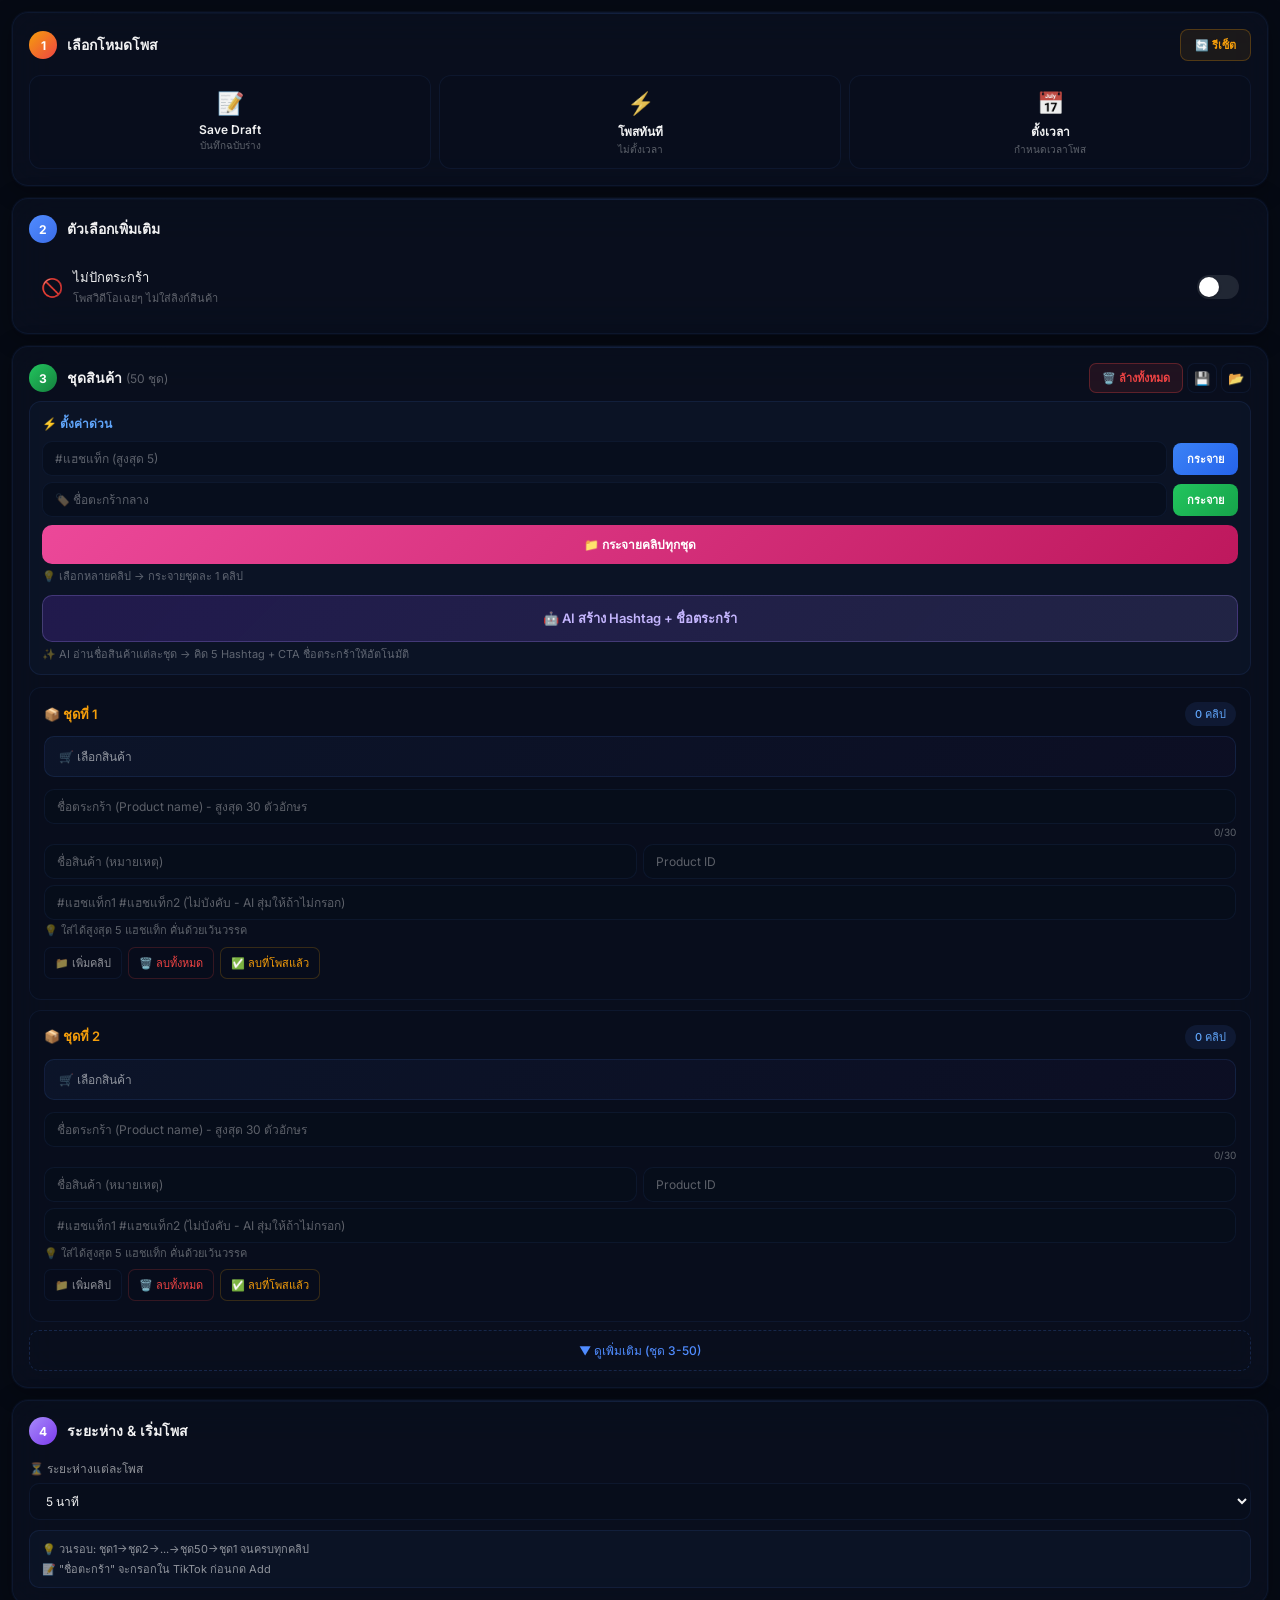
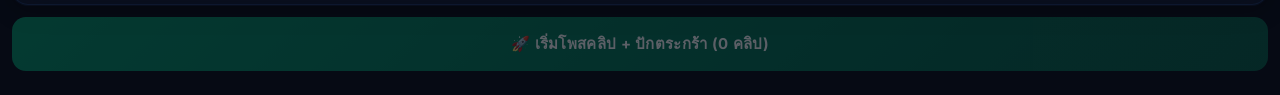
<file: app/src/main/assets/extension/ultra-post.html>
<!DOCTYPE html>
<html lang="th">
<head>
    <meta charset="UTF-8">
    <meta name="viewport" content="width=device-width, initial-scale=1.0">
    <title>โพสต์คลิป — YUMYUM</title>
    <link rel="preconnect" href="https://fonts.googleapis.com">
    <link rel="preconnect" href="https://fonts.gstatic.com" crossorigin>
    <link href="https://fonts.googleapis.com/css2?family=Inter:wght@400;500;600;700&display=swap" rel="stylesheet">
    <link rel="stylesheet" href="auto-post.css">
</head>
<body>

    <!-- ═══ STEP 1: โหมดโพส ═══ -->
    <div class="yum-card">
        <div class="yum-card-glow"></div>
        <div class="yum-step-row">
            <span class="yum-badge">1</span>
            <h3>เลือกโหมดโพส</h3>
            <button id="apResetAllBtn" class="yum-btn-reset" title="รีเซ็ตทั้งหมด">🔄 รีเซ็ต</button>
        </div>
        <div class="yum-mode-grid">
            <label class="yum-mode-card" data-mode="draft">
                <input type="radio" name="postMode" id="apSaveDraft" value="draft">
                <div class="yum-mode-icon">📝</div>
                <div class="yum-mode-label">Save Draft</div>
                <div class="yum-mode-desc">บันทึกฉบับร่าง</div>
            </label>
            <label class="yum-mode-card" data-mode="now">
                <input type="radio" name="postMode" id="apPostNow" value="now">
                <div class="yum-mode-icon">⚡</div>
                <div class="yum-mode-label">โพสทันที</div>
                <div class="yum-mode-desc">ไม่ตั้งเวลา</div>
            </label>
            <label class="yum-mode-card" data-mode="schedule">
                <input type="radio" name="postMode" id="apSchedule" value="schedule">
                <div class="yum-mode-icon">📅</div>
                <div class="yum-mode-label">ตั้งเวลา</div>
                <div class="yum-mode-desc">กำหนดเวลาโพส</div>
            </label>
        </div>

        <!-- Schedule panel (shows only when schedule selected) -->
        <div class="yum-schedule-panel hidden" id="apSchedulePanel">
            <div class="yum-divider"></div>
            <div class="yum-field">
                <label>📆 วันที่โพส</label>
                <div class="yum-inline">
                    <input type="date" id="apScheduleDate" class="yum-input" style="flex:1;">
                    <button type="button" id="apDateToday" class="yum-chip yum-chip-blue">วันนี้</button>
                    <button type="button" id="apDateTomorrow" class="yum-chip yum-chip-purple">พรุ่งนี้</button>
                </div>
            </div>
            <div class="yum-inline" style="gap:12px;">
                <div class="yum-field" style="flex:1;">
                    <label>🕐 เวลาเริ่ม</label>
                    <div class="yum-inline" style="gap:4px;">
                        <select id="apScheduleHour" class="yum-select">
                            <option value="00">00</option><option value="01">01</option><option value="02">02</option>
                            <option value="03">03</option><option value="04">04</option><option value="05">05</option>
                            <option value="06">06</option><option value="07">07</option><option value="08">08</option>
                            <option value="09" selected>09</option><option value="10">10</option><option value="11">11</option>
                            <option value="12">12</option><option value="13">13</option><option value="14">14</option>
                            <option value="15">15</option><option value="16">16</option><option value="17">17</option>
                            <option value="18">18</option><option value="19">19</option><option value="20">20</option>
                            <option value="21">21</option><option value="22">22</option><option value="23">23</option>
                        </select>
                        <span class="yum-sep">:</span>
                        <select id="apScheduleMinute" class="yum-select">
                            <option value="00" selected>00</option><option value="05">05</option>
                            <option value="10">10</option><option value="15">15</option>
                            <option value="20">20</option><option value="25">25</option>
                            <option value="30">30</option><option value="35">35</option>
                            <option value="40">40</option><option value="45">45</option>
                            <option value="50">50</option><option value="55">55</option>
                        </select>
                    </div>
                </div>
                <div class="yum-field" style="flex:1;">
                    <label>⏱️ ห่างกัน</label>
                    <select id="apScheduleInterval" class="yum-select">
                        <option value="5">5 นาที</option><option value="10">10 นาที</option>
                        <option value="15">15 นาที</option><option value="20">20 นาที</option>
                        <option value="30" selected>30 นาที</option><option value="60">1 ชม.</option>
                        <option value="120">2 ชม.</option><option value="180">3 ชม.</option>
                        <option value="240">4 ชม.</option><option value="360">6 ชม.</option>
                    </select>
                </div>
            </div>
            <p class="yum-note">💡 เช่น 09:00 ห่าง 1 ชม. → คลิป1 09:00, คลิป2 10:00</p>
            <p class="yum-warn">⚠️ TikTok ต้องตั้งล่วงหน้าอย่างน้อย 15 นาที</p>
        </div>
    </div>

    <!-- ═══ STEP 2: ตัวเลือกเพิ่มเติม ═══ -->
    <div class="yum-card">
        <div class="yum-card-glow"></div>
        <div class="yum-step-row">
            <span class="yum-badge yum-badge-blue">2</span>
            <h3>ตัวเลือกเพิ่มเติม</h3>
        </div>
        <div class="yum-toggle-list">
            <label class="yum-toggle-item">
                <div class="yum-toggle-info">
                    <span class="yum-toggle-emoji">🚫</span>
                    <div>
                        <div class="yum-toggle-title">ไม่ปักตระกร้า</div>
                        <div class="yum-toggle-desc">โพสวิดีโอเฉยๆ ไม่ใส่ลิงก์สินค้า</div>
                    </div>
                </div>
                <input type="checkbox" id="apNoBasket" class="yum-switch">
            </label>
        </div>
    </div>

    <!-- ═══ STEP 3: ชุดสินค้า ═══ -->
    <div class="yum-card">
        <div class="yum-card-glow"></div>
        <div class="yum-step-row" style="margin-bottom:8px;">
            <span class="yum-badge yum-badge-green">3</span>
            <h3>ชุดสินค้า <span class="yum-sub">(50 ชุด)</span></h3>
            <div style="margin-left:auto;display:flex;gap:4px;align-items:center;">
                <button id="apClearAllSetsBtn" class="yum-btn-clear-all" title="ล้างทั้งหมด">🗑️ ล้างทั้งหมด</button>
                <button id="apExportBtn" class="yum-icon-btn" title="ส่งออก">💾</button>
                <button id="apImportBtn" class="yum-icon-btn" title="นำเข้า">📂</button>
                <input type="file" id="apImportFile" accept=".json" hidden>
            </div>
        </div>

        <!-- Quick fill zone -->
        <div class="yum-quickfill">
            <div class="yum-quickfill-title">⚡ ตั้งค่าด่วน</div>
            <div class="yum-inline" style="gap:6px;">
                <input type="text" id="apBulkHashtags" placeholder="#แฮชแท็ก (สูงสุด 5)" class="yum-input" style="flex:1;">
                <button type="button" id="apDistributeHashtags" class="yum-chip yum-chip-blue">กระจาย</button>
            </div>
            <div class="yum-inline" style="gap:6px;margin-top:6px;">
                <input type="text" id="apBulkBasketName" placeholder="🏷️ ชื่อตะกร้ากลาง" maxlength="30" class="yum-input" style="flex:1;">
                <button type="button" id="apDistributeBasketName" class="yum-chip yum-chip-green">กระจาย</button>
            </div>
            <div style="margin-top:8px;">
                <input type="file" id="apDistributeClipsInput" accept=".mp4,.mov,.webm" multiple hidden>
                <button type="button" id="apDistributeClipsBtn" class="yum-btn-accent">📁 กระจายคลิปทุกชุด</button>
                <p class="yum-note" style="margin-top:4px;">💡 เลือกหลายคลิป → กระจายชุดละ 1 คลิป</p>
            </div>
            <div style="margin-top:10px;">
                <button type="button" id="apAiGenerateBtn" class="yum-btn-ai">
                    🤖 AI สร้าง Hashtag + ชื่อตระกร้า
                </button>
                <div id="apAiStatus" class="yum-ai-status hidden"></div>
                <p class="yum-note" style="margin-top:4px;">✨ AI อ่านชื่อสินค้าแต่ละชุด → คิด 5 Hashtag + CTA ชื่อตระกร้าให้อัตโนมัติ</p>
            </div>
        </div>

        <!-- Product Sets -->
        <div id="apProductSets" class="yum-sets-container"></div>

        <!-- Toggle more -->
        <button id="apToggleMoreSets" class="yum-btn-ghost">
            ▼ ดูเพิ่มเติม (ชุด 3-50)
        </button>
    </div>

    <!-- ═══ STEP 4: ระยะห่าง + เริ่ม ═══ -->
    <div class="yum-card">
        <div class="yum-card-glow"></div>
        <div class="yum-step-row">
            <span class="yum-badge yum-badge-purple">4</span>
            <h3>ระยะห่าง & เริ่มโพส</h3>
        </div>
        <div class="yum-field">
            <label>⏳ ระยะห่างแต่ละโพส</label>
            <select id="apPostInterval" class="yum-select">
                <option value="3">3 นาที</option>
                <option value="5" selected>5 นาที</option>
                <option value="10">10 นาที</option>
                <option value="15">15 นาที</option>
                <option value="20">20 นาที</option>
                <option value="30">30 นาที</option>
                <option value="60">1 ชั่วโมง</option>
            </select>
        </div>
        <div class="yum-tip-box">
            <p>💡 วนรอบ: ชุด1→ชุด2→...→ชุด50→ชุด1 จนครบทุกคลิป</p>
            <p>📝 "ชื่อตะกร้า" จะกรอกใน TikTok ก่อนกด Add</p>
        </div>
    </div>

    <!-- ═══ START BUTTON ═══ -->
    <button id="apStartBtn" class="yum-btn-start" disabled>
        🚀 เริ่มโพสคลิป + ปักตระกร้า (<span id="apTotalClips">0</span> คลิป)
    </button>

    <!-- ═══ STATUS ═══ -->
    <div id="apStatusArea" class="yum-card hidden">
        <div class="yum-step-row">
            <span class="yum-badge">📊</span>
            <h3>สถานะการทำงาน</h3>
        </div>
        <div id="apStatusLog" class="yum-status-log"></div>
    </div>

    <script src="auto-post.js"></script>
</body>
</html>
</file>
<file: custom-pages/new-tab/new-tab.css>
/* ═══════════════════════════════════════════════════════
   AiAffiliate Browser — NTP Styles (Chrome-inspired)
   ═══════════════════════════════════════════════════════ */

/* ─── CSS Variables ─── */
:root {
    --font-main: 'Inter', 'Prompt', -apple-system, BlinkMacSystemFont, sans-serif;
    --font-thai: 'Prompt', 'Inter', sans-serif;
    --transition: 0.2s ease;
    --radius-sm: 8px;
    --radius-md: 12px;
    --radius-lg: 16px;
    --radius-xl: 24px;
    --radius-full: 50%;
}

/* Light theme */
[data-theme="light"] {
    --bg-primary: #f8f9fa;
    --bg-secondary: #ffffff;
    --bg-tertiary: #f1f3f4;
    --bg-hover: #e8eaed;
    --text-primary: #202124;
    --text-secondary: #5f6368;
    --text-tertiary: #9aa0a6;
    --border-color: #dadce0;
    --shadow-sm: 0 1px 3px rgba(0, 0, 0, 0.08);
    --shadow-md: 0 2px 8px rgba(0, 0, 0, 0.1);
    --shadow-lg: 0 4px 16px rgba(0, 0, 0, 0.12);
    --shadow-xl: 0 8px 32px rgba(0, 0, 0, 0.16);
    --accent: #1a73e8;
    --accent-hover: #1557b0;
    --accent-soft: rgba(26, 115, 232, 0.08);
    --panel-bg: #ffffff;
    --panel-overlay: rgba(0, 0, 0, 0.3);
    --search-bg: #ffffff;
    --search-border: #dfe1e5;
    --shortcut-bg: #f1f3f4;
    --shortcut-hover: #e8eaed;
    --toggle-bg: #dadce0;
    --toggle-active: #1a73e8;
    --danger: #d93025;
    --danger-soft: rgba(217, 48, 37, 0.08);
}

/* Dark theme */
[data-theme="dark"] {
    --bg-primary: #202124;
    --bg-secondary: #292a2d;
    --bg-tertiary: #303134;
    --bg-hover: #3c4043;
    --text-primary: #e8eaed;
    --text-secondary: #9aa0a6;
    --text-tertiary: #6e7277;
    --border-color: #3c4043;
    --shadow-sm: 0 1px 3px rgba(0, 0, 0, 0.3);
    --shadow-md: 0 2px 8px rgba(0, 0, 0, 0.4);
    --shadow-lg: 0 4px 16px rgba(0, 0, 0, 0.5);
    --shadow-xl: 0 8px 32px rgba(0, 0, 0, 0.6);
    --accent: #8ab4f8;
    --accent-hover: #aecbfa;
    --accent-soft: rgba(138, 180, 248, 0.12);
    --panel-bg: #292a2d;
    --panel-overlay: rgba(0, 0, 0, 0.6);
    --search-bg: #303134;
    --search-border: #5f6368;
    --shortcut-bg: #303134;
    --shortcut-hover: #3c4043;
    --toggle-bg: #5f6368;
    --toggle-active: #8ab4f8;
    --danger: #f28b82;
    --danger-soft: rgba(242, 139, 130, 0.12);
}

/* ─── Base ─── */
*,
*::before,
*::after {
    margin: 0;
    padding: 0;
    box-sizing: border-box;
}

html {
    height: 100%;
}

body {
    font-family: var(--font-main);
    background: var(--bg-primary);
    color: var(--text-primary);
    min-height: 100vh;
    overflow-x: hidden;
    -webkit-font-smoothing: antialiased;
    transition: background-color 0.3s ease, color 0.3s ease;
}

/* ═══════════════════════════════════════
   TOP ACTION BAR
   ═══════════════════════════════════════ */
.top-bar {
    position: fixed;
    top: 0;
    left: 0;
    right: 0;
    height: 48px;
    display: flex;
    align-items: center;
    justify-content: space-between;
    padding: 0 12px;
    z-index: 100;
    background: transparent;
}

.top-bar-left {
    display: flex;
    align-items: center;
    gap: 8px;
}

.top-bar-logo {
    width: 24px;
    height: 24px;
    border-radius: 6px;
    filter: drop-shadow(0 1px 2px rgba(0, 0, 0, 0.1));
}

.top-bar-brand {
    font-size: 13px;
    font-weight: 600;
    color: var(--text-secondary);
    letter-spacing: -0.2px;
}

.top-bar-right {
    display: flex;
    align-items: center;
    gap: 4px;
}

.top-btn {
    width: 36px;
    height: 36px;
    border: none;
    background: transparent;
    border-radius: var(--radius-full);
    display: flex;
    align-items: center;
    justify-content: center;
    cursor: pointer;
    color: var(--text-secondary);
    transition: background var(--transition), color var(--transition);
}

.top-btn:hover {
    background: var(--bg-hover);
    color: var(--text-primary);
}

.top-btn:active {
    transform: scale(0.92);
}

/* Zoom Control */
.zoom-control {
    display: flex;
    align-items: center;
    gap: 2px;
    background: var(--bg-tertiary);
    border-radius: var(--radius-xl);
    padding: 2px;
    margin-right: 4px;
}

.zoom-level {
    font-size: 11px;
    font-weight: 600;
    color: var(--text-secondary);
    min-width: 36px;
    text-align: center;
    user-select: none;
}

.zoom-control .top-btn {
    width: 28px;
    height: 28px;
}

/* ═══════════════════════════════════════
   NTP MAIN CONTENT
   ═══════════════════════════════════════ */
.ntp-main {
    max-width: 560px;
    margin: 0 auto;
    padding: 100px 20px 40px;
    display: flex;
    flex-direction: column;
    align-items: center;
}

/* Logo */
.ntp-logo-wrap {
    margin-bottom: 28px;
}

.ntp-logo {
    width: 72px;
    height: 72px;
    border-radius: 18px;
    filter: drop-shadow(0 2px 12px rgba(59, 130, 246, 0.25));
    /* Remove any background leak — only show the blob shape */
    background: transparent;
}

/* Dark theme: use screen blend to hide white bg if PNG has one */
[data-theme="dark"] .ntp-logo {
    filter: drop-shadow(0 2px 12px rgba(138, 180, 248, 0.3));
}

.ntp-logo-fallback {
    display: flex;
    align-items: center;
    justify-content: center;
}

/* Search Bar */
.search-form {
    width: 100%;
    max-width: 520px;
    margin-bottom: 32px;
}

.search-box {
    display: flex;
    align-items: center;
    background: var(--search-bg);
    border: 1px solid var(--search-border);
    border-radius: var(--radius-xl);
    padding: 0 16px;
    height: 46px;
    box-shadow: var(--shadow-sm);
    transition: box-shadow var(--transition), border-color var(--transition);
}

.search-box:focus-within {
    border-color: var(--accent);
    box-shadow: 0 0 0 2px var(--accent-soft), var(--shadow-md);
}

.search-icon {
    color: var(--text-tertiary);
    flex-shrink: 0;
    margin-right: 12px;
}

.search-input {
    flex: 1;
    border: none;
    background: transparent;
    font-family: var(--font-thai);
    font-size: 15px;
    color: var(--text-primary);
    outline: none;
    min-width: 0;
}

.search-input::placeholder {
    color: var(--text-tertiary);
}

.search-submit {
    width: 32px;
    height: 32px;
    border: none;
    background: var(--accent);
    border-radius: var(--radius-full);
    display: flex;
    align-items: center;
    justify-content: center;
    cursor: pointer;
    color: white;
    flex-shrink: 0;
    margin-left: 8px;
    transition: background var(--transition), transform 0.15s;
}

.search-submit:hover {
    background: var(--accent-hover);
}

.search-submit:active {
    transform: scale(0.9);
}

/* ═══════════════════════════════════════
   SHORTCUTS GRID (Chrome-style circular)
   ═══════════════════════════════════════ */
.shortcuts-section {
    width: 100%;
    max-width: 520px;
    margin-bottom: 36px;
}

.shortcuts-grid {
    display: grid;
    grid-template-columns: repeat(5, 1fr);
    gap: 8px 4px;
    justify-items: center;
}

/* Each shortcut */
.shortcut {
    display: flex;
    flex-direction: column;
    align-items: center;
    text-decoration: none;
    color: var(--text-primary);
    padding: 12px 4px;
    border-radius: var(--radius-md);
    cursor: pointer;
    transition: background var(--transition);
    width: 100%;
    max-width: 96px;
}

.shortcut:hover {
    background: var(--bg-hover);
}

.shortcut:active {
    transform: scale(0.95);
}

/* Circular icon container */
.shortcut-icon-wrap {
    width: 48px;
    height: 48px;
    border-radius: var(--radius-full);
    background: var(--shortcut-bg);
    display: flex;
    align-items: center;
    justify-content: center;
    margin-bottom: 8px;
    transition: background var(--transition);
    overflow: hidden;
    position: relative;
}

.shortcut:hover .shortcut-icon-wrap {
    background: var(--shortcut-hover);
}

.shortcut-favicon {
    width: 24px;
    height: 24px;
    border-radius: 2px;
    object-fit: contain;
}

.shortcut-fallback {
    width: 100%;
    height: 100%;
    display: flex;
    align-items: center;
    justify-content: center;
    font-size: 18px;
    font-weight: 700;
    color: white;
    background: var(--accent);
    border-radius: var(--radius-full);
}

.shortcut-label {
    font-family: var(--font-thai);
    font-size: 11px;
    color: var(--text-secondary);
    text-align: center;
    white-space: nowrap;
    overflow: hidden;
    text-overflow: ellipsis;
    max-width: 88px;
    line-height: 1.3;
}

/* ═══════════════════════════════════════
   RECENT SITES
   ═══════════════════════════════════════ */
.recent-section {
    width: 100%;
    max-width: 520px;
}

.section-title {
    font-family: var(--font-thai);
    font-size: 14px;
    font-weight: 600;
    color: var(--text-secondary);
    margin-bottom: 12px;
}

.recent-list {
    display: flex;
    flex-direction: column;
    gap: 2px;
}

.recent-item {
    display: flex;
    align-items: center;
    gap: 12px;
    padding: 10px 12px;
    border-radius: var(--radius-md);
    cursor: pointer;
    text-decoration: none;
    color: var(--text-primary);
    transition: background var(--transition);
}

.recent-item:hover {
    background: var(--bg-hover);
}

.recent-item-favicon {
    width: 20px;
    height: 20px;
    border-radius: 4px;
    object-fit: contain;
    flex-shrink: 0;
}

.recent-item-info {
    flex: 1;
    min-width: 0;
}

.recent-item-title {
    font-size: 13px;
    font-weight: 500;
    color: var(--text-primary);
    white-space: nowrap;
    overflow: hidden;
    text-overflow: ellipsis;
}

.recent-item-url {
    font-size: 11px;
    color: var(--text-tertiary);
    white-space: nowrap;
    overflow: hidden;
    text-overflow: ellipsis;
}

/* ═══════════════════════════════════════
   SLIDE PANELS
   ═══════════════════════════════════════ */
.panel-backdrop {
    position: fixed;
    top: 0;
    left: 0;
    right: 0;
    bottom: 0;
    background: var(--panel-overlay);
    z-index: 999;
    opacity: 0;
    visibility: hidden;
    transition: opacity 0.25s ease, visibility 0.25s ease;
}

.panel-backdrop.visible {
    opacity: 1;
    visibility: visible;
}

.slide-panel {
    position: fixed;
    top: 0;
    right: 0;
    bottom: 0;
    width: 340px;
    max-width: 90vw;
    background: var(--panel-bg);
    z-index: 1000;
    transform: translateX(100%);
    transition: transform 0.3s cubic-bezier(0.4, 0, 0.2, 1);
    box-shadow: var(--shadow-xl);
    display: flex;
    flex-direction: column;
    overflow: hidden;
}

.slide-panel.open {
    transform: translateX(0);
}

/* Panel Header */
.panel-header {
    display: flex;
    align-items: center;
    justify-content: space-between;
    padding: 16px 20px;
    border-bottom: 1px solid var(--border-color);
    flex-shrink: 0;
}

.panel-header-left {
    display: flex;
    align-items: center;
    gap: 10px;
}

.panel-header-icon {
    color: var(--text-secondary);
}

.panel-header h2 {
    font-family: var(--font-thai);
    font-size: 16px;
    font-weight: 600;
}

.panel-close {
    width: 32px;
    height: 32px;
    border: none;
    background: transparent;
    border-radius: var(--radius-full);
    display: flex;
    align-items: center;
    justify-content: center;
    cursor: pointer;
    color: var(--text-secondary);
    transition: background var(--transition);
}

.panel-close:hover {
    background: var(--bg-hover);
}

/* Panel Body */
.panel-body {
    flex: 1;
    overflow-y: auto;
    padding: 16px 20px;
}

.panel-section-label {
    font-family: var(--font-thai);
    font-size: 11px;
    font-weight: 600;
    text-transform: uppercase;
    letter-spacing: 0.5px;
    color: var(--text-tertiary);
    margin-bottom: 10px;
}

.panel-divider {
    height: 1px;
    background: var(--border-color);
    margin: 16px 0;
}

/* ─── Extension Items ─── */
.ext-item {
    display: flex;
    align-items: center;
    gap: 12px;
    padding: 12px;
    border-radius: var(--radius-md);
    margin-bottom: 6px;
    transition: background var(--transition);
}

.ext-item:hover {
    background: var(--bg-tertiary);
}

.ext-item-icon {
    width: 40px;
    height: 40px;
    border-radius: 10px;
    flex-shrink: 0;
    object-fit: cover;
    filter: drop-shadow(0 1px 2px rgba(0, 0, 0, 0.1));
}

.ext-icon-placeholder {
    display: flex;
    align-items: center;
    justify-content: center;
    border-radius: 10px;
}

.ext-item-info {
    flex: 1;
    min-width: 0;
}

.ext-item-name {
    font-size: 14px;
    font-weight: 600;
    color: var(--text-primary);
    margin-bottom: 2px;
}

.ext-item-meta {
    font-size: 11px;
    color: var(--text-tertiary);
    line-height: 1.3;
}

/* ─── Toggle Switch ─── */
.toggle-switch {
    position: relative;
    display: inline-block;
    width: 40px;
    height: 22px;
    flex-shrink: 0;
}

.toggle-switch input {
    opacity: 0;
    width: 0;
    height: 0;
}

.toggle-slider {
    position: absolute;
    cursor: pointer;
    top: 0;
    left: 0;
    right: 0;
    bottom: 0;
    background: var(--toggle-bg);
    border-radius: 22px;
    transition: background 0.25s ease;
}

.toggle-slider::before {
    content: '';
    position: absolute;
    height: 18px;
    width: 18px;
    left: 2px;
    bottom: 2px;
    background: white;
    border-radius: var(--radius-full);
    transition: transform 0.25s ease;
    box-shadow: 0 1px 3px rgba(0, 0, 0, 0.2);
}

.toggle-switch input:checked+.toggle-slider {
    background: var(--toggle-active);
}

.toggle-switch input:checked+.toggle-slider::before {
    transform: translateX(18px);
}

/* ─── Panel Action Buttons ─── */
.panel-action-btn {
    width: 100%;
    display: flex;
    align-items: center;
    gap: 10px;
    padding: 12px 14px;
    border: none;
    background: var(--bg-tertiary);
    border-radius: var(--radius-md);
    font-family: var(--font-thai);
    font-size: 13px;
    font-weight: 500;
    color: var(--text-primary);
    cursor: pointer;
    transition: background var(--transition);
    margin-bottom: 6px;
    text-align: left;
}

.panel-action-btn:hover {
    background: var(--bg-hover);
}

.panel-action-btn svg {
    color: var(--text-secondary);
    flex-shrink: 0;
}

.panel-action-danger {
    color: var(--danger);
    background: var(--danger-soft);
}

.panel-action-danger:hover {
    background: var(--danger-soft);
    filter: brightness(0.95);
}

.panel-action-danger svg {
    color: var(--danger);
}

/* URL install input */
.url-input-wrap {
    display: flex;
    gap: 6px;
    margin-top: 8px;
}

.url-input-wrap.hidden {
    display: none;
}

.url-input {
    flex: 1;
    padding: 8px 12px;
    border: 1px solid var(--border-color);
    border-radius: var(--radius-sm);
    background: var(--bg-secondary);
    color: var(--text-primary);
    font-size: 13px;
    font-family: var(--font-main);
    outline: none;
}

.url-input:focus {
    border-color: var(--accent);
}

.url-go-btn {
    padding: 8px 14px;
    border: none;
    background: var(--accent);
    color: white;
    border-radius: var(--radius-sm);
    font-family: var(--font-thai);
    font-size: 13px;
    font-weight: 600;
    cursor: pointer;
    transition: background var(--transition);
}

.url-go-btn:hover {
    background: var(--accent-hover);
}

/* ─── Theme Options ─── */
.theme-options {
    display: flex;
    gap: 6px;
    margin-bottom: 8px;
}

.theme-btn {
    flex: 1;
    display: flex;
    align-items: center;
    justify-content: center;
    gap: 6px;
    padding: 10px 8px;
    border: 2px solid var(--border-color);
    background: var(--bg-secondary);
    border-radius: var(--radius-md);
    font-family: var(--font-thai);
    font-size: 12px;
    font-weight: 500;
    color: var(--text-secondary);
    cursor: pointer;
    transition: all var(--transition);
}

.theme-btn:hover {
    border-color: var(--text-tertiary);
}

.theme-btn.active {
    border-color: var(--accent);
    color: var(--accent);
    background: var(--accent-soft);
}

/* ─── Settings Row ─── */
.settings-row {
    display: flex;
    align-items: center;
    justify-content: space-between;
    padding: 10px 0;
    font-family: var(--font-thai);
    font-size: 13px;
    color: var(--text-primary);
}

.settings-select {
    padding: 6px 10px;
    border: 1px solid var(--border-color);
    border-radius: var(--radius-sm);
    background: var(--bg-secondary);
    color: var(--text-primary);
    font-family: var(--font-thai);
    font-size: 13px;
    outline: none;
    cursor: pointer;
}

/* ─── About Info ─── */
.about-info {
    text-align: center;
    padding: 16px 0 8px;
}

.about-name {
    font-size: 16px;
    font-weight: 700;
    color: var(--text-primary);
    margin-bottom: 4px;
}

.about-detail {
    font-size: 12px;
    color: var(--text-tertiary);
    line-height: 1.6;
}

/* ═══════════════════════════════════════
   TOAST NOTIFICATION
   ═══════════════════════════════════════ */
.toast {
    position: fixed;
    bottom: 24px;
    left: 50%;
    transform: translateX(-50%) translateY(20px);
    padding: 10px 20px;
    background: var(--text-primary);
    color: var(--bg-primary);
    font-family: var(--font-thai);
    font-size: 13px;
    font-weight: 500;
    border-radius: var(--radius-xl);
    z-index: 9999;
    box-shadow: var(--shadow-lg);
    opacity: 0;
    transition: opacity 0.25s, transform 0.25s;
    pointer-events: none;
}

.toast.visible {
    opacity: 1;
    transform: translateX(-50%) translateY(0);
}

/* ═══════════════════════════════════════
   RESPONSIVE
   ═══════════════════════════════════════ */
@media (max-width: 480px) {
    .ntp-main {
        padding-top: 80px;
    }

    .shortcuts-grid {
        grid-template-columns: repeat(4, 1fr);
    }

    .slide-panel {
        width: 100%;
        max-width: 100vw;
    }

    .zoom-control {
        display: none;
    }
}

@media (min-width: 768px) {
    .shortcuts-grid {
        grid-template-columns: repeat(5, 1fr);
        gap: 12px 8px;
    }

    .shortcut-icon-wrap {
        width: 52px;
        height: 52px;
    }

    .shortcut-favicon {
        width: 28px;
        height: 28px;
    }
}

/* ═══════════════════════════════════════
   SCROLLBAR
   ═══════════════════════════════════════ */
.panel-body::-webkit-scrollbar {
    width: 4px;
}

.panel-body::-webkit-scrollbar-track {
    background: transparent;
}

.panel-body::-webkit-scrollbar-thumb {
    background: var(--border-color);
    border-radius: 4px;
}

/* ═══════════════════════════════════════
   PRINT HIDE
   ═══════════════════════════════════════ */
@media print {

    .top-bar,
    .slide-panel,
    .panel-backdrop,
    .toast {
        display: none !important;
    }
}
</file>
<file: custom-pages/extension-manager/extension-manager.css>
/* ═══════════════════════════════════════════
   Extension Manager — Liquid Glass Styles
   ═══════════════════════════════════════════ */

.em-container {
    position: relative;
    z-index: 1;
    max-width: 640px;
    margin: 0 auto;
    padding: 20px 16px 100px;
}

/* ─── Header ─── */
.em-header {
    display: flex;
    align-items: center;
    gap: 12px;
    margin-bottom: 24px;
}

.em-back-btn {
    background: var(--bg-glass);
    backdrop-filter: var(--glass-blur);
    -webkit-backdrop-filter: var(--glass-blur);
    border: 1px solid var(--glass-border);
    border-radius: 12px;
    width: 40px;
    height: 40px;
    display: flex;
    align-items: center;
    justify-content: center;
    color: var(--accent);
    cursor: pointer;
    transition: all 0.2s ease;
}

.em-back-btn:hover {
    background: var(--bg-glass-hover);
    transform: scale(1.05);
}

.em-title {
    font-family: var(--font-thai);
    font-size: 22px;
    font-weight: 700;
    color: var(--text-primary);
    flex: 1;
}

.em-header-spacer {
    width: 40px;
}

/* ─── Extension Cards ─── */
.em-list {
    display: flex;
    flex-direction: column;
    gap: 12px;
    margin-bottom: 32px;
}

.em-card {
    display: flex;
    align-items: center;
    gap: 14px;
    padding: 16px;
    background: var(--bg-glass);
    backdrop-filter: var(--glass-blur);
    -webkit-backdrop-filter: var(--glass-blur);
    border: 1px solid var(--glass-border);
    border-radius: var(--radius-md);
    box-shadow: var(--glass-shadow);
    transition: all 0.25s ease;
}

.em-card:hover {
    box-shadow: var(--glass-shadow-hover);
    transform: translateY(-1px);
}

.em-card-featured {
    border-color: var(--accent);
    border-width: 1.5px;
    box-shadow: var(--glass-shadow), 0 0 0 1px var(--accent-glow);
}

.em-card-icon {
    width: 48px;
    height: 48px;
    border-radius: 14px;
    display: flex;
    align-items: center;
    justify-content: center;
    font-size: 14px;
    font-weight: 700;
    color: white;
    flex-shrink: 0;
    box-shadow: 0 4px 12px rgba(0, 0, 0, 0.12);
}

.em-icon-gradient {
    background: var(--accent-gradient);
    font-family: var(--font-sans);
    font-size: 16px;
}

.em-card-info {
    flex: 1;
    min-width: 0;
}

.em-card-name {
    font-family: var(--font-sans);
    font-size: 15px;
    font-weight: 600;
    color: var(--text-primary);
    margin-bottom: 4px;
}

.em-card-meta {
    display: flex;
    align-items: center;
    gap: 8px;
    margin-bottom: 4px;
}

.em-badge {
    font-family: var(--font-sans);
    font-size: 10px;
    font-weight: 600;
    padding: 2px 8px;
    border-radius: 20px;
    text-transform: uppercase;
    letter-spacing: 0.03em;
}

.em-badge-active {
    background: rgba(34, 197, 94, 0.12);
    color: #16A34A;
}

[data-theme="dark"] .em-badge-active {
    background: rgba(34, 197, 94, 0.15);
    color: #4ADE80;
}

.em-badge-inactive {
    background: rgba(148, 163, 184, 0.12);
    color: var(--text-tertiary);
}

.em-card-version {
    font-size: 11px;
    color: var(--text-tertiary);
}

.em-card-desc {
    font-family: var(--font-thai);
    font-size: 12px;
    color: var(--text-secondary);
    line-height: 1.4;
}

.em-card-actions {
    flex-shrink: 0;
}

/* ─── Toggle Switch ─── */
.em-toggle {
    position: relative;
    display: inline-block;
    width: 48px;
    height: 28px;
}

.em-toggle input {
    opacity: 0;
    width: 0;
    height: 0;
}

.em-toggle-slider {
    position: absolute;
    cursor: pointer;
    top: 0;
    left: 0;
    right: 0;
    bottom: 0;
    background: var(--text-tertiary);
    border-radius: 28px;
    transition: all 0.3s cubic-bezier(0.4, 0, 0.2, 1);
}

.em-toggle-slider::before {
    content: '';
    position: absolute;
    height: 22px;
    width: 22px;
    left: 3px;
    bottom: 3px;
    background: white;
    border-radius: 50%;
    transition: all 0.3s cubic-bezier(0.4, 0, 0.2, 1);
    box-shadow: 0 2px 4px rgba(0, 0, 0, 0.15);
}

.em-toggle input:checked+.em-toggle-slider {
    background: var(--accent);
    box-shadow: 0 0 8px var(--accent-glow);
}

.em-toggle input:checked+.em-toggle-slider::before {
    transform: translateX(20px);
}

/* ─── Install Section ─── */
.em-install-section {
    margin-bottom: 24px;
}

.em-section-title {
    font-family: var(--font-thai);
    font-size: 16px;
    font-weight: 600;
    color: var(--text-primary);
    margin-bottom: 14px;
}

.em-install-methods {
    display: grid;
    grid-template-columns: 1fr 1fr;
    gap: 12px;
    margin-bottom: 16px;
}

.em-install-btn {
    display: flex;
    align-items: center;
    gap: 12px;
    padding: 18px 14px;
    background: var(--bg-glass);
    backdrop-filter: var(--glass-blur);
    -webkit-backdrop-filter: var(--glass-blur);
    border: 2px dashed var(--glass-border);
    border-radius: var(--radius-md);
    cursor: pointer;
    transition: all 0.25s ease;
    color: var(--text-primary);
}

.em-install-btn:hover {
    border-color: var(--accent);
    background: var(--bg-glass-hover);
    transform: translateY(-2px);
    box-shadow: var(--glass-shadow-hover);
}

.em-install-btn:active {
    transform: scale(0.98);
}

.em-install-icon {
    color: var(--accent);
    flex-shrink: 0;
}

.em-install-label {
    font-family: var(--font-thai);
    font-size: 14px;
    font-weight: 600;
    display: block;
}

.em-install-hint {
    font-family: var(--font-thai);
    font-size: 11px;
    color: var(--text-tertiary);
    display: block;
    margin-top: 2px;
}

/* ─── URL Input ─── */
.em-url-input-wrap {
    animation: slideDown 0.3s ease;
}

.em-url-input-wrap.hidden {
    display: none;
}

@keyframes slideDown {
    from {
        opacity: 0;
        transform: translateY(-10px);
    }

    to {
        opacity: 1;
        transform: translateY(0);
    }
}

.em-url-glass {
    display: flex;
    gap: 8px;
    background: var(--bg-glass);
    backdrop-filter: var(--glass-blur);
    -webkit-backdrop-filter: var(--glass-blur);
    border: 1.5px solid var(--glass-border);
    border-radius: var(--radius-md);
    padding: 10px 12px;
    box-shadow: var(--glass-shadow);
}

.em-url-glass:focus-within {
    border-color: var(--accent);
    box-shadow: 0 0 0 4px var(--accent-glow);
}

.em-url-input {
    flex: 1;
    border: none;
    outline: none;
    background: transparent;
    font-family: var(--font-thai);
    font-size: 14px;
    color: var(--text-primary);
}

.em-url-input::placeholder {
    color: var(--text-tertiary);
}

.em-url-go {
    background: var(--accent-gradient);
    border: none;
    border-radius: 10px;
    padding: 8px 18px;
    color: white;
    font-family: var(--font-thai);
    font-size: 13px;
    font-weight: 600;
    cursor: pointer;
    transition: all 0.2s ease;
    white-space: nowrap;
}

.em-url-go:hover {
    transform: scale(1.03);
    box-shadow: 0 4px 12px var(--accent-glow);
}

/* ─── Empty State ─── */
.em-empty {
    text-align: center;
    padding: 40px 20px;
}

.em-empty.hidden {
    display: none;
}

.em-empty-icon {
    font-size: 48px;
    margin-bottom: 12px;
}

.em-empty-text {
    font-family: var(--font-thai);
    font-size: 16px;
    font-weight: 500;
    color: var(--text-secondary);
    margin-bottom: 6px;
}

.em-empty-hint {
    font-family: var(--font-thai);
    font-size: 13px;
    color: var(--text-tertiary);
}
</file>
<file: custom-pages/side-panel/side-panel.css>
/* ═══════════════════════════════════════════
   Side Panel — Layout & Modes
   Slide | Split | Full
   ═══════════════════════════════════════════ */

/* ─── Layout Container ─── */
.sp-layout {
    display: flex;
    width: 100vw;
    height: 100vh;
    overflow: hidden;
    position: relative;
}

/* ─── Main Web Area ─── */
.sp-main {
    flex: 1;
    min-width: 0;
    background: var(--bg-primary);
    overflow: auto;
    transition: flex 0.35s cubic-bezier(0.4, 0, 0.2, 1);
}

.sp-main-placeholder {
    display: flex;
    flex-direction: column;
    align-items: center;
    justify-content: center;
    height: 100%;
    color: var(--text-tertiary);
    font-family: var(--font-thai);
    font-size: 18px;
    gap: 8px;
}

.sp-hint {
    font-size: 13px;
    color: var(--text-tertiary);
    opacity: 0.7;
}

/* ─── Divider ─── */
.sp-divider {
    width: 0;
    flex-shrink: 0;
    position: relative;
    cursor: col-resize;
    z-index: 10;
    display: none;
    user-select: none;
    -webkit-user-select: none;
}

.sp-divider-handle {
    position: absolute;
    top: 50%;
    left: 50%;
    transform: translate(-50%, -50%);
    width: 24px;
    height: 48px;
    background: var(--bg-glass);
    backdrop-filter: var(--glass-blur);
    -webkit-backdrop-filter: var(--glass-blur);
    border: 1px solid var(--glass-border);
    border-radius: 12px;
    display: flex;
    align-items: center;
    justify-content: center;
    box-shadow: 0 2px 8px rgba(0, 0, 0, 0.1);
    transition: all 0.2s ease;
}

.sp-divider:hover .sp-divider-handle,
.sp-divider:active .sp-divider-handle {
    background: var(--accent);
    border-color: var(--accent);
    box-shadow: 0 0 12px var(--accent-glow);
}

.sp-divider-dots {
    display: flex;
    flex-direction: column;
    gap: 3px;
}

.sp-divider-dots span {
    width: 4px;
    height: 4px;
    border-radius: 50%;
    background: var(--text-tertiary);
}

.sp-divider:hover .sp-divider-dots span,
.sp-divider:active .sp-divider-dots span {
    background: white;
}

/* ─── Extension Panel ─── */
.sp-panel {
    width: 0;
    flex-shrink: 0;
    overflow: hidden;
    background: var(--bg-primary);
    display: flex;
    flex-direction: column;
    transition: width 0.35s cubic-bezier(0.4, 0, 0.2, 1),
        opacity 0.3s ease,
        transform 0.35s cubic-bezier(0.4, 0, 0.2, 1);
    opacity: 0;
    border-left: 1px solid var(--glass-border);
}

/* ─── Panel Header ─── */
.sp-panel-header {
    display: flex;
    align-items: center;
    justify-content: space-between;
    padding: 12px 14px;
    background: var(--bg-glass);
    backdrop-filter: var(--glass-blur);
    -webkit-backdrop-filter: var(--glass-blur);
    border-bottom: 1px solid var(--glass-border);
    flex-shrink: 0;
}

.sp-panel-brand {
    display: flex;
    align-items: center;
    gap: 10px;
}

.sp-panel-icon {
    width: 32px;
    height: 32px;
    border-radius: 8px;
    background: var(--accent-gradient);
    color: white;
    font-family: var(--font-sans);
    font-size: 12px;
    font-weight: 700;
    display: flex;
    align-items: center;
    justify-content: center;
    box-shadow: 0 2px 6px var(--accent-glow);
}

.sp-panel-name {
    font-family: var(--font-sans);
    font-size: 13px;
    font-weight: 600;
    color: var(--text-primary);
    display: block;
}

.sp-panel-version {
    font-size: 10px;
    color: var(--text-tertiary);
}

.sp-panel-controls {
    display: flex;
    gap: 4px;
}

.sp-ctrl-btn {
    width: 30px;
    height: 30px;
    border: none;
    border-radius: 8px;
    background: transparent;
    color: var(--text-secondary);
    display: flex;
    align-items: center;
    justify-content: center;
    cursor: pointer;
    transition: all 0.2s ease;
}

.sp-ctrl-btn:hover {
    background: var(--accent-glow);
    color: var(--accent);
}

.sp-ctrl-close:hover {
    background: rgba(239, 68, 68, 0.12);
    color: #EF4444;
}

/* ─── Extension Tabs (mirrors desktop) ─── */
.sp-ext-tabs {
    display: flex;
    gap: 2px;
    padding: 8px 10px;
    overflow-x: auto;
    flex-shrink: 0;
    background: var(--bg-glass);
    border-bottom: 1px solid var(--glass-border);
    scrollbar-width: none;
}

.sp-ext-tabs::-webkit-scrollbar {
    display: none;
}

.sp-ext-tab {
    padding: 8px 14px;
    border: none;
    border-radius: 10px;
    background: transparent;
    color: var(--text-secondary);
    font-family: var(--font-sans);
    font-size: 12px;
    font-weight: 500;
    white-space: nowrap;
    cursor: pointer;
    transition: all 0.2s ease;
}

.sp-ext-tab:hover {
    background: var(--accent-glow);
    color: var(--accent);
}

.sp-ext-tab.active {
    background: var(--accent);
    color: white;
    box-shadow: 0 2px 8px var(--accent-glow);
}

/* ─── Extension Body ─── */
.sp-ext-body {
    flex: 1;
    overflow-y: auto;
    padding: 16px;
}

.sp-ext-placeholder {
    display: flex;
    flex-direction: column;
    align-items: center;
    justify-content: center;
    height: 100%;
    text-align: center;
    gap: 8px;
}

.sp-ext-placeholder-icon {
    font-size: 40px;
    margin-bottom: 8px;
}

.sp-ext-placeholder h3 {
    font-family: var(--font-sans);
    font-size: 16px;
    color: var(--text-primary);
}

.sp-ext-placeholder p {
    font-family: var(--font-thai);
    font-size: 13px;
    color: var(--text-secondary);
}

/* ═══════════════════════════════════════
   MODE STATES
   ═══════════════════════════════════════ */

/* ─── Hidden ─── */
[data-mode="hidden"] .sp-panel {
    width: 0;
    opacity: 0;
}

[data-mode="hidden"] .sp-divider {
    display: none;
}

/* ─── Slide Mode (overlay from right) ─── */
[data-mode="slide"] {
    position: relative;
}

[data-mode="slide"] .sp-main {
    flex: 1;
}

[data-mode="slide"] .sp-panel {
    position: absolute;
    top: 0;
    right: 0;
    bottom: 0;
    width: 85vw;
    max-width: 420px;
    opacity: 1;
    box-shadow: -8px 0 32px rgba(0, 0, 0, 0.15);
    z-index: 50;
}

[data-mode="slide"] .sp-divider {
    display: none;
}

/* Backdrop overlay when slide is open */
[data-mode="slide"]::after {
    content: '';
    position: absolute;
    top: 0;
    left: 0;
    right: 0;
    bottom: 0;
    background: rgba(0, 0, 0, 0.3);
    z-index: 40;
    animation: fadeIn 0.3s ease;
}

[data-mode="slide"] .sp-main {
    pointer-events: auto;
}

/* ─── Split Mode (side-by-side, resizable) ─── */
[data-mode="split"] .sp-main {
    flex: 6;
    /* 60% */
}

[data-mode="split"] .sp-panel {
    flex: 4;
    /* 40% */
    width: auto;
    opacity: 1;
}

[data-mode="split"] .sp-divider {
    display: block;
    width: 12px;
}

/* ─── Full Mode (extension fullscreen) ─── */
[data-mode="full"] .sp-main {
    flex: 0;
    width: 0;
    overflow: hidden;
}

[data-mode="full"] .sp-panel {
    flex: 1;
    width: 100%;
    opacity: 1;
}

[data-mode="full"] .sp-divider {
    display: none;
}

/* ─── Animations ─── */
@keyframes fadeIn {
    from {
        opacity: 0;
    }

    to {
        opacity: 1;
    }
}

/* ─── Mode Indicator (dev only) ─── */
.sp-mode-indicator {
    position: fixed;
    top: 10px;
    left: 50%;
    transform: translateX(-50%);
    background: var(--bg-glass);
    backdrop-filter: var(--glass-blur);
    -webkit-backdrop-filter: var(--glass-blur);
    border: 1px solid var(--glass-border);
    border-radius: 20px;
    padding: 6px 18px;
    font-family: var(--font-sans);
    font-size: 12px;
    font-weight: 600;
    color: var(--accent);
    z-index: 200;
    box-shadow: var(--glass-shadow);
}

/* ─── Demo Controls (dev only) ─── */
.sp-demo-controls {
    position: fixed;
    bottom: 20px;
    left: 50%;
    transform: translateX(-50%);
    display: flex;
    gap: 8px;
    z-index: 200;
}

.sp-demo-btn {
    padding: 10px 16px;
    background: var(--bg-glass);
    backdrop-filter: var(--glass-blur);
    -webkit-backdrop-filter: var(--glass-blur);
    border: 1px solid var(--glass-border);
    border-radius: 12px;
    font-family: var(--font-thai);
    font-size: 12px;
    font-weight: 500;
    color: var(--text-primary);
    cursor: pointer;
    transition: all 0.2s ease;
    box-shadow: var(--glass-shadow);
}

.sp-demo-btn:hover {
    background: var(--accent);
    color: white;
    border-color: var(--accent);
}

/* ─── Panel content scrollbar ─── */
.sp-panel-content {
    flex: 1;
    display: flex;
    flex-direction: column;
    overflow: hidden;
}
</file>
<file: app/src/main/assets/extension/auto-post.css>
/* © 2026 YumYum Thailand Co., Ltd. — PROTECTED — Do NOT reverse engineer */

:root {
    --bg-deep: #060a14;
    --bg-card: rgba(12, 18, 35, 0.65);
    --bg-input: rgba(8, 14, 28, 0.8);
    --border-subtle: rgba(80, 140, 255, 0.08);
    --border-focus: rgba(80, 140, 255, 0.3);
    --text-primary: rgba(255, 255, 255, 0.95);
    --text-secondary: rgba(255, 255, 255, 0.55);
    --text-muted: rgba(255, 255, 255, 0.35);
    --accent-blue: #508cff;
    --accent-bright: #60a5fa;
    --accent-orange: #f59e0b;
    --accent-red: #ef4444;
    --accent-pink: #ec4899;
    --accent-green: #22c55e;
    --accent-purple: #a78bfa;
    --shadow-card: 0 4px 24px rgba(0,0,0,0.3), 0 0 0 1px rgba(80,140,255,0.06);
    --radius-card: 16px;
    --radius-input: 10px;
    --transition: 0.25s cubic-bezier(0.4, 0, 0.2, 1);
}

* { box-sizing: border-box; margin: 0; padding: 0; }

body {
    font-family: 'Inter', -apple-system, BlinkMacSystemFont, sans-serif;
    background: var(--bg-deep);
    color: var(--text-primary);
    padding: 12px;
    min-height: 100vh;
    overflow-x: hidden;
}

.yum-card {
    background: var(--bg-card);
    border: 1px solid var(--border-subtle);
    border-radius: var(--radius-card);
    padding: 16px;
    margin-bottom: 12px;
    box-shadow: var(--shadow-card);
    backdrop-filter: blur(20px);
    position: relative;
}
.yum-card-glow {
    position: absolute;
    top: 0; left: 0; right: 0;
    height: 1px;
    background: linear-gradient(90deg, transparent, rgba(80,140,255,0.15), transparent);
    border-radius: var(--radius-card) var(--radius-card) 0 0;
    pointer-events: none;
}

.yum-step-row {
    display: flex;
    align-items: center;
    gap: 10px;
    margin-bottom: 14px;
}
.yum-step-row h3 {
    font-size: 14px;
    font-weight: 600;
}
.yum-sub {
    font-weight: 400;
    color: var(--text-muted);
    font-size: 12px;
}

.yum-badge {
    width: 28px; height: 28px;
    display: flex; align-items: center; justify-content: center;
    border-radius: 50%;
    background: linear-gradient(135deg, var(--accent-orange), var(--accent-red));
    color: #fff;
    font-size: 12px;
    font-weight: 700;
    flex-shrink: 0;
}
.yum-badge-blue  { background: linear-gradient(135deg, var(--accent-blue), #3b6ce7); }
.yum-badge-green { background: linear-gradient(135deg, var(--accent-green), #15803d); }
.yum-badge-purple { background: linear-gradient(135deg, var(--accent-purple), #7c3aed); }

.yum-mode-grid {
    display: grid;
    grid-template-columns: repeat(3, 1fr);
    gap: 8px;
}
.yum-mode-card {
    position: relative;
    display: flex;
    flex-direction: column;
    align-items: center;
    padding: 14px 8px 12px;
    border-radius: 12px;
    border: 1.5px solid var(--border-subtle);
    background: rgba(8, 14, 28, 0.5);
    cursor: pointer;
    transition: all var(--transition);
    text-align: center;
}
.yum-mode-card:hover {
    border-color: rgba(80, 140, 255, 0.2);
    background: rgba(80, 140, 255, 0.06);
}
.yum-mode-card input[type="radio"] {
    position: absolute;
    opacity: 0;
    width: 0; height: 0;
}
.yum-mode-card:has(input:checked) {
    border-color: var(--accent-blue);
    background: rgba(80, 140, 255, 0.12);
    box-shadow: 0 0 16px rgba(80, 140, 255, 0.12), inset 0 0 0 1px rgba(80, 140, 255, 0.15);
}
.yum-mode-icon {
    font-size: 22px;
    margin-bottom: 6px;
    filter: grayscale(0.3);
    transition: filter var(--transition);
}
.yum-mode-card:has(input:checked) .yum-mode-icon { filter: grayscale(0); }
.yum-mode-label {
    font-size: 12px;
    font-weight: 600;
    color: var(--text-primary);
    margin-bottom: 2px;
}
.yum-mode-desc {
    font-size: 10px;
    color: var(--text-muted);
    line-height: 1.3;
}

.yum-toggle-list {
    display: flex;
    flex-direction: column;
    gap: 2px;
}
.yum-toggle-item {
    display: flex;
    align-items: center;
    justify-content: space-between;
    padding: 10px 12px;
    border-radius: 10px;
    cursor: pointer;
    transition: background var(--transition);
}
.yum-toggle-item:hover {
    background: rgba(80, 140, 255, 0.05);
}
.yum-toggle-info {
    display: flex;
    align-items: center;
    gap: 10px;
}
.yum-toggle-emoji { font-size: 18px; flex-shrink: 0; }
.yum-toggle-title { font-size: 13px; font-weight: 500; }
.yum-toggle-desc  { font-size: 11px; color: var(--text-muted); margin-top: 1px; }

.yum-switch {
    appearance: none;
    -webkit-appearance: none;
    width: 42px; height: 24px;
    background: rgba(255,255,255,0.1);
    border-radius: 12px;
    position: relative;
    cursor: pointer;
    transition: background 0.3s;
    flex-shrink: 0;
}
.yum-switch::after {
    content: '';
    position: absolute;
    top: 2px; left: 2px;
    width: 20px; height: 20px;
    border-radius: 50%;
    background: #fff;
    transition: transform 0.3s;
    box-shadow: 0 1px 3px rgba(0,0,0,0.3);
}
.yum-switch:checked {
    background: linear-gradient(135deg, var(--accent-blue), #3b82f6);
}
.yum-switch:checked::after {
    transform: translateX(18px);
}

.yum-field {
    margin-bottom: 10px;
}
.yum-field label {
    display: block;
    font-size: 12px;
    font-weight: 500;
    color: var(--text-secondary);
    margin-bottom: 5px;
}

.yum-input, .yum-select {
    width: 100%;
    padding: 9px 12px;
    border-radius: var(--radius-input);
    border: 1px solid var(--border-subtle);
    background: var(--bg-input);
    color: var(--text-primary);
    font-size: 12px;
    font-family: inherit;
    transition: border-color var(--transition);
}
.yum-input:focus, .yum-select:focus {
    outline: none;
    border-color: var(--border-focus);
}
.yum-input::placeholder { color: var(--text-muted); }

input[type="date"].yum-input {
    color-scheme: dark;
    position: relative;
    background-image: url("data:image/svg+xml,%3Csvg xmlns='http://www.w3.org/2000/svg' width='20' height='20' viewBox='0 0 24 24' fill='none' stroke='%23ffffff' stroke-width='2' stroke-linecap='round' stroke-linejoin='round'%3E%3Crect x='3' y='4' width='18' height='18' rx='2' ry='2'/%3E%3Cline x1='16' y1='2' x2='16' y2='6'/%3E%3Cline x1='8' y1='2' x2='8' y2='6'/%3E%3Cline x1='3' y1='10' x2='21' y2='10'/%3E%3C/svg%3E");
    background-repeat: no-repeat;
    background-position: right 10px center;
    background-size: 18px 18px;
    padding-right: 38px;
}
input[type="date"].yum-input::-webkit-calendar-picker-indicator {
    opacity: 0;
    position: absolute;
    right: 0;
    top: 0;
    width: 40px;
    height: 100%;
    cursor: pointer;
}

.yum-inline {
    display: flex;
    align-items: center;
    gap: 8px;
}
.yum-sep {
    color: var(--text-muted);
    font-size: 14px;
}
.yum-divider {
    height: 1px;
    background: linear-gradient(90deg, transparent, var(--border-subtle), transparent);
    margin: 14px 0;
}

.yum-chip {
    padding: 7px 14px;
    border-radius: 8px;
    border: none;
    color: #fff;
    font-size: 11px;
    font-weight: 600;
    cursor: pointer;
    font-family: inherit;
    white-space: nowrap;
    transition: opacity var(--transition), transform 0.1s;
}
.yum-chip:hover { opacity: 0.88; }
.yum-chip:active { transform: scale(0.96); }
.yum-chip-blue   { background: linear-gradient(135deg, #3b82f6, #2563eb); }
.yum-chip-purple { background: linear-gradient(135deg, #a78bfa, #7c3aed); }
.yum-chip-green  { background: linear-gradient(135deg, #22c55e, #16a34a); }
.yum-chip-pink   { background: linear-gradient(135deg, #ec4899, #be185d); }

.yum-quickfill {
    background: rgba(80, 140, 255, 0.04);
    border: 1px solid rgba(80, 140, 255, 0.1);
    border-radius: 12px;
    padding: 12px;
    margin-bottom: 12px;
}
.yum-quickfill-title {
    font-size: 12px;
    font-weight: 600;
    color: var(--accent-bright);
    margin-bottom: 8px;
}

.yum-btn-accent {
    width: 100%;
    padding: 10px;
    border-radius: 10px;
    border: none;
    background: linear-gradient(135deg, var(--accent-pink), #be185d);
    color: #fff;
    font-size: 12px;
    font-weight: 600;
    cursor: pointer;
    font-family: inherit;
    transition: opacity var(--transition);
}
.yum-btn-accent:hover { opacity: 0.9; }

.yum-btn-ghost {
    width: 100%;
    padding: 10px;
    margin-top: 8px;
    border-radius: 10px;
    border: 1px dashed rgba(80, 140, 255, 0.2);
    background: transparent;
    color: var(--accent-blue);
    font-size: 12px;
    font-weight: 500;
    cursor: pointer;
    font-family: inherit;
    transition: background var(--transition), border-color var(--transition);
}
.yum-btn-ghost:hover {
    background: rgba(80, 140, 255, 0.06);
    border-color: rgba(80, 140, 255, 0.35);
}

.yum-icon-btn {
    width: 30px; height: 30px;
    border-radius: 8px;
    border: 1px solid var(--border-subtle);
    background: rgba(8, 14, 28, 0.5);
    color: var(--text-primary);
    font-size: 13px;
    cursor: pointer;
    display: flex; align-items: center; justify-content: center;
    transition: border-color var(--transition), background var(--transition);
}
.yum-icon-btn:hover {
    border-color: var(--accent-blue);
    background: rgba(80, 140, 255, 0.12);
}

.yum-btn-start {
    width: 100%;
    padding: 15px;
    border-radius: 14px;
    border: none;
    background: linear-gradient(135deg, #059669, #047857, #065f46);
    color: #fff;
    font-size: 15px;
    font-weight: 700;
    cursor: pointer;
    font-family: inherit;
    margin-bottom: 12px;
    transition: all var(--transition);
    box-shadow: 0 4px 20px rgba(5, 150, 105, 0.2);
    letter-spacing: 0.3px;
}
.yum-btn-start:hover:not(:disabled) {
    transform: translateY(-1px);
    box-shadow: 0 6px 28px rgba(5, 150, 105, 0.3);
}
.yum-btn-start:active:not(:disabled) { transform: scale(0.99); }
.yum-btn-start:disabled {
    opacity: 0.35;
    cursor: not-allowed;
    box-shadow: none;
}

.yum-btn-reset {
    margin-left: auto;
    padding: 6px 14px;
    border-radius: 8px;
    border: 1px solid rgba(245, 158, 11, 0.25);
    background: rgba(245, 158, 11, 0.08);
    color: var(--accent-orange);
    font-size: 11px;
    font-weight: 600;
    cursor: pointer;
    font-family: inherit;
    transition: all var(--transition);
    white-space: nowrap;
}
.yum-btn-reset:hover {
    background: rgba(245, 158, 11, 0.18);
    border-color: rgba(245, 158, 11, 0.45);
    box-shadow: 0 0 10px rgba(245, 158, 11, 0.1);
}
.yum-btn-reset:active { transform: scale(0.96); }

.yum-btn-clear-all {
    padding: 5px 12px;
    border-radius: 7px;
    border: 1px solid rgba(239, 68, 68, 0.3);
    background: rgba(239, 68, 68, 0.1);
    color: var(--accent-red);
    font-size: 11px;
    font-weight: 600;
    cursor: pointer;
    font-family: inherit;
    transition: all var(--transition);
    white-space: nowrap;
}
.yum-btn-clear-all:hover {
    background: rgba(239, 68, 68, 0.2);
    border-color: rgba(239, 68, 68, 0.5);
    box-shadow: 0 0 10px rgba(239, 68, 68, 0.1);
}
.yum-btn-clear-all:active { transform: scale(0.96); }

.yum-sets-container {
    display: flex;
    flex-direction: column;
    gap: 10px;
}
.yum-set {
    background: rgba(8, 14, 28, 0.5);
    border: 1px solid var(--border-subtle);
    border-radius: 12px;
    padding: 14px;
    transition: border-color var(--transition), box-shadow var(--transition);
}
.yum-set:hover {
    border-color: rgba(80, 140, 255, 0.15);
    box-shadow: 0 0 12px rgba(80, 140, 255, 0.04);
}
.yum-set-header {
    display: flex;
    align-items: center;
    justify-content: space-between;
    margin-bottom: 10px;
}
.yum-set-num {
    font-weight: 600;
    font-size: 13px;
    color: var(--accent-orange);
}
.yum-set-clips {
    font-size: 11px;
    padding: 3px 10px;
    border-radius: 20px;
    background: rgba(80, 140, 255, 0.1);
    color: var(--accent-bright);
    font-weight: 500;
}

.yum-set-fields {
    display: flex;
    flex-direction: column;
    gap: 6px;
}
.yum-set-row {
    display: flex;
    gap: 6px;
}
.yum-set-row .yum-input { flex: 1; }

.yum-charcount {
    text-align: right;
    font-size: 10px;
    color: var(--text-muted);
    margin-top: 2px;
}

.yum-clip-actions {
    display: flex;
    gap: 6px;
    flex-wrap: wrap;
    margin-top: 8px;
}
.yum-clip-btn {
    padding: 6px 10px;
    border-radius: 7px;
    border: 1px solid var(--border-subtle);
    background: rgba(8, 14, 28, 0.5);
    color: var(--text-secondary);
    font-size: 11px;
    cursor: pointer;
    font-family: inherit;
    transition: all var(--transition);
}
.yum-clip-btn:hover {
    border-color: var(--accent-blue);
    background: rgba(80, 140, 255, 0.1);
    color: var(--text-primary);
}
.yum-clip-btn.danger { color: var(--accent-red); border-color: rgba(239, 68, 68, 0.2); }
.yum-clip-btn.danger:hover { background: rgba(239, 68, 68, 0.1); }
.yum-clip-btn.warn { color: var(--accent-orange); border-color: rgba(245, 158, 11, 0.2); }
.yum-clip-btn.warn:hover { background: rgba(245, 158, 11, 0.1); }

.yum-clip-list { margin-top: 6px; }
.yum-clip-item {
    display: flex;
    align-items: center;
    padding: 5px 8px;
    border-radius: 6px;
    background: rgba(80, 140, 255, 0.04);
    margin-bottom: 3px;
    font-size: 11px;
    gap: 6px;
}
.yum-clip-name {
    flex: 1;
    overflow: hidden;
    text-overflow: ellipsis;
    white-space: nowrap;
    color: var(--text-secondary);
}
.yum-clip-status { font-size: 10px; }
.yum-clip-status.done { color: var(--accent-green); }
.yum-clip-status.wait { color: var(--text-muted); }
.yum-clip-rm {
    width: 18px; height: 18px;
    border: none; background: none;
    color: var(--accent-red);
    font-size: 11px;
    cursor: pointer;
    opacity: 0.5;
    transition: opacity var(--transition);
}
.yum-clip-rm:hover { opacity: 1; }

.yum-note {
    font-size: 11px;
    color: var(--text-muted);
    line-height: 1.5;
}
.yum-warn {
    font-size: 11px;
    color: var(--accent-orange);
    line-height: 1.5;
    margin-top: 2px;
}
.yum-tip-box {
    background: rgba(80, 140, 255, 0.04);
    border: 1px solid rgba(80, 140, 255, 0.1);
    border-radius: 10px;
    padding: 10px 12px;
    margin-top: 8px;
}
.yum-tip-box p {
    font-size: 11px;
    color: var(--text-secondary);
    margin-bottom: 3px;
    line-height: 1.5;
}
.yum-tip-box p:last-child { margin-bottom: 0; }

.yum-status-log {
    max-height: 200px;
    overflow-y: auto;
    font-size: 11px;
    color: var(--text-secondary);
    line-height: 1.8;
}

.yum-schedule-panel {
    margin-top: 2px;
}

.yum-btn-ai {
    width: 100%;
    padding: 12px;
    border-radius: 10px;
    border: 1px solid rgba(167, 139, 250, 0.25);
    background: linear-gradient(135deg, rgba(124, 58, 237, 0.2), rgba(167, 139, 250, 0.15));
    color: #c4b5fd;
    font-size: 13px;
    font-weight: 600;
    cursor: pointer;
    font-family: inherit;
    transition: all var(--transition);
    position: relative;
    overflow: hidden;
}
.yum-btn-ai:hover {
    background: linear-gradient(135deg, rgba(124, 58, 237, 0.35), rgba(167, 139, 250, 0.25));
    border-color: rgba(167, 139, 250, 0.45);
    color: #ddd6fe;
    box-shadow: 0 0 18px rgba(124, 58, 237, 0.15);
    transform: translateY(-1px);
}
.yum-btn-ai:active { transform: scale(0.98); }
.yum-btn-ai.loading {
    pointer-events: none;
    opacity: 0.7;
}
.yum-btn-ai.loading::after {
    content: '';
    position: absolute;
    top: 0; left: -100%;
    width: 200%; height: 100%;
    background: linear-gradient(90deg, transparent, rgba(167,139,250,0.15), transparent);
    animation: yum-ai-shimmer 1.5s infinite;
}
@keyframes yum-ai-shimmer {
    0% { transform: translateX(-50%); }
    100% { transform: translateX(50%); }
}

.yum-ai-status {
    margin-top: 6px;
    padding: 8px 12px;
    border-radius: 8px;
    background: rgba(124, 58, 237, 0.08);
    border: 1px solid rgba(167, 139, 250, 0.15);
    font-size: 11px;
    color: var(--accent-purple);
    line-height: 1.6;
}
.yum-ai-status.error {
    background: rgba(239, 68, 68, 0.08);
    border-color: rgba(239, 68, 68, 0.2);
    color: var(--accent-red);
}
.yum-ai-status.success {
    background: rgba(34, 197, 94, 0.08);
    border-color: rgba(34, 197, 94, 0.2);
    color: var(--accent-green);
}

.yum-product-selector {
    margin-bottom: 6px;
}
.yum-product-select-btn {
    width: 100%;
    padding: 10px 14px;
    border-radius: 10px;
    border: 1px solid rgba(80, 140, 255, 0.12);
    background: linear-gradient(135deg, rgba(80, 140, 255, 0.06), rgba(124, 58, 237, 0.04));
    color: var(--text-secondary);
    font-size: 12px;
    font-weight: 500;
    cursor: pointer;
    font-family: inherit;
    transition: all var(--transition);
    text-align: left;
    display: flex;
    align-items: center;
    gap: 8px;
}
.yum-product-select-btn:hover {
    background: linear-gradient(135deg, rgba(80, 140, 255, 0.12), rgba(124, 58, 237, 0.08));
    border-color: rgba(80, 140, 255, 0.3);
    color: var(--text-primary);
    box-shadow: 0 0 12px rgba(80, 140, 255, 0.06);
    transform: translateY(-1px);
}
.yum-product-select-btn:active {
    transform: scale(0.99);
}
.yum-product-select-btn.has-product {
    border-color: rgba(34, 197, 94, 0.25);
    background: linear-gradient(135deg, rgba(34, 197, 94, 0.08), rgba(34, 197, 94, 0.04));
    color: var(--accent-green);
    font-weight: 600;
}

.yum-product-dropdown {
    position: relative;
    margin-top: 4px;
}
.yum-product-search {
    width: 100%;
    padding: 7px 10px;
    border-radius: 8px;
    border: 1px solid rgba(80, 140, 255, 0.2);
    background: var(--bg-input);
    color: var(--text-primary);
    font-size: 11px;
    font-family: inherit;
    margin-bottom: 4px;
}
.yum-product-search:focus {
    outline: none;
    border-color: var(--border-focus);
}
.yum-product-search::placeholder { color: var(--text-muted); }

.yum-product-list {
    max-height: 180px;
    overflow-y: auto;
    border: 1px solid var(--border-subtle);
    border-radius: 8px;
    background: rgba(8, 14, 28, 0.95);
}
.yum-product-option {
    display: flex;
    align-items: center;
    gap: 8px;
    padding: 8px 10px;
    cursor: pointer;
    transition: background var(--transition);
    border-bottom: 1px solid rgba(80, 140, 255, 0.04);
}
.yum-product-option:last-child { border-bottom: none; }
.yum-product-option:hover {
    background: rgba(80, 140, 255, 0.08);
}
.yum-product-option img {
    width: 32px; height: 32px;
    border-radius: 6px;
    object-fit: cover;
    flex-shrink: 0;
}
.yum-product-option-icon {
    width: 32px; height: 32px;
    border-radius: 6px;
    background: rgba(80, 140, 255, 0.08);
    display: flex;
    align-items: center;
    justify-content: center;
    font-size: 14px;
    flex-shrink: 0;
}
.yum-product-option-info {
    flex: 1;
    min-width: 0;
}
.yum-product-option-name {
    font-size: 11px;
    font-weight: 500;
    color: var(--text-primary);
    white-space: nowrap;
    overflow: hidden;
    text-overflow: ellipsis;
}
.yum-product-option-id {
    font-size: 9px;
    color: var(--text-muted);
    margin-top: 1px;
}
.yum-product-empty {
    padding: 16px;
    text-align: center;
    font-size: 11px;
    color: var(--text-muted);
}

.hidden { display: none !important; }

::-webkit-scrollbar { width: 3px; }
::-webkit-scrollbar-track { background: transparent; }
::-webkit-scrollbar-thumb { background: rgba(255,255,255,0.08); border-radius: 2px; }
::-webkit-scrollbar-thumb:hover { background: rgba(255,255,255,0.15); border-radius: 2px; }

.yum-confirm-overlay {
    position: fixed;
    top: 0; left: 0; right: 0; bottom: 0;
    background: rgba(0, 0, 0, 0.55);
    backdrop-filter: blur(6px);
    display: flex;
    align-items: center;
    justify-content: center;
    z-index: 99999;
    padding: 24px;
    animation: yumFadeIn 0.2s ease-out;
}
@keyframes yumFadeIn { from { opacity: 0; } to { opacity: 1; } }
@keyframes yumSlideUp { from { opacity: 0; transform: translateY(16px) scale(0.96); } to { opacity: 1; transform: translateY(0) scale(1); } }
.yum-confirm-box {
    width: 100%; max-width: 320px;
    background: linear-gradient(135deg, rgba(12, 18, 38, 0.96) 0%, rgba(16, 24, 48, 0.94) 100%);
    border: 1px solid rgba(80, 140, 255, 0.12);
    border-radius: 18px; padding: 28px 24px 22px;
    box-shadow: 0 8px 40px rgba(0, 0, 0, 0.5), 0 0 0 1px rgba(80, 140, 255, 0.06);
    text-align: center; animation: yumSlideUp 0.25s ease-out;
    position: relative; overflow: hidden;
}
.yum-confirm-box::before {
    content: ''; position: absolute; top: 0; left: 0; right: 0; height: 1px;
    background: linear-gradient(90deg, transparent, rgba(80, 140, 255, 0.2), transparent);
}
.yum-confirm-icon { font-size: 36px; margin-bottom: 12px; display: block; }
.yum-confirm-title { font-size: 15px; font-weight: 700; color: rgba(255,255,255,0.95); margin-bottom: 6px; }
.yum-confirm-msg { font-size: 13px; color: rgba(255,255,255,0.55); margin-bottom: 20px; line-height: 1.4; }
.yum-confirm-btns { display: flex; gap: 10px; }
.yum-confirm-btns button {
    flex: 1; padding: 11px 16px; font-size: 13px; font-weight: 600; font-family: inherit;
    border-radius: 12px; cursor: pointer; transition: all 0.2s ease; border: none;
}
.yum-confirm-cancel {
    background: rgba(80,140,255,0.08); border: 1px solid rgba(80,140,255,0.15) !important;
    color: rgba(255,255,255,0.7);
}
.yum-confirm-cancel:hover { background: rgba(80,140,255,0.15); color: rgba(255,255,255,0.9); }
.yum-confirm-ok { background: linear-gradient(135deg, #508cff, #6366f1); color: #fff; box-shadow: 0 4px 16px rgba(80,140,255,0.3); }
.yum-confirm-ok:hover { transform: translateY(-1px); box-shadow: 0 6px 24px rgba(80,140,255,0.4); }
.yum-confirm-ok.danger { background: linear-gradient(135deg, #ef4444, #dc2626); box-shadow: 0 4px 16px rgba(239,68,68,0.3); }
.yum-confirm-ok.danger:hover { box-shadow: 0 6px 24px rgba(239,68,68,0.4); }
</file>
